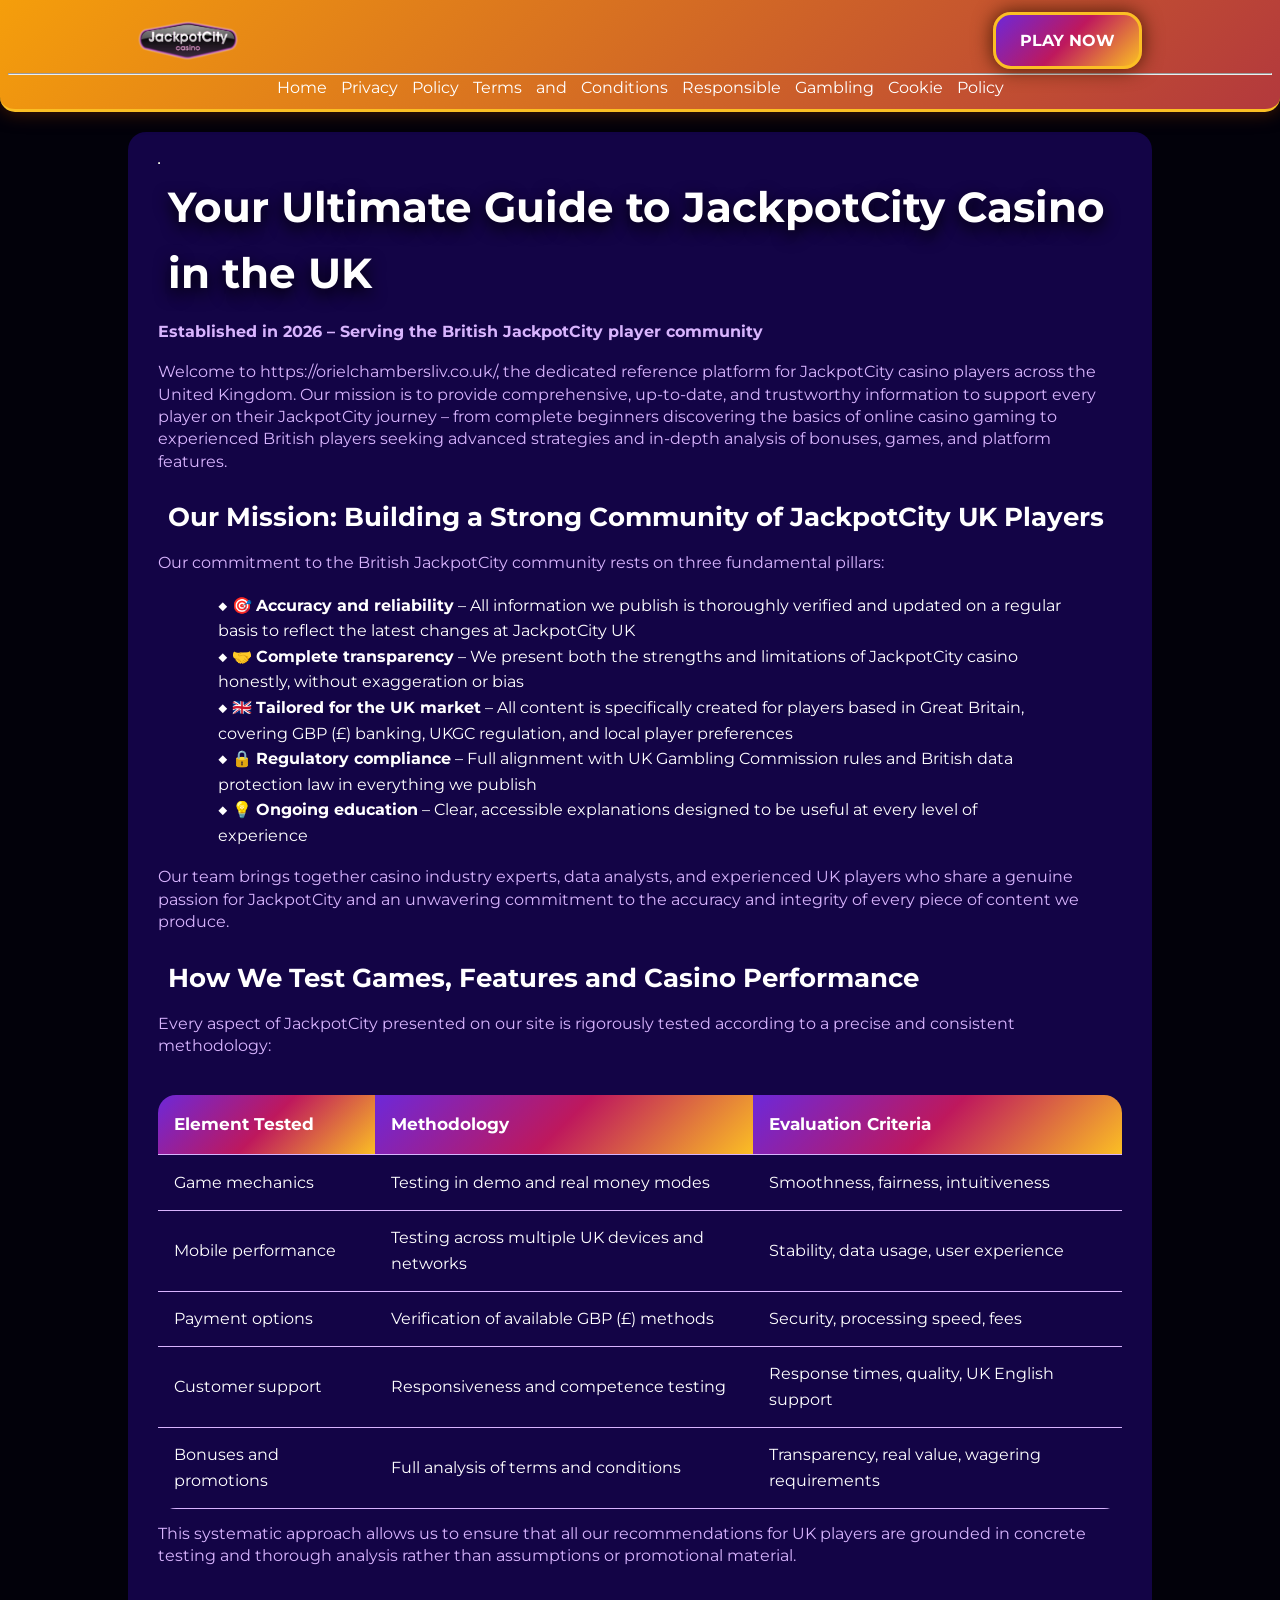
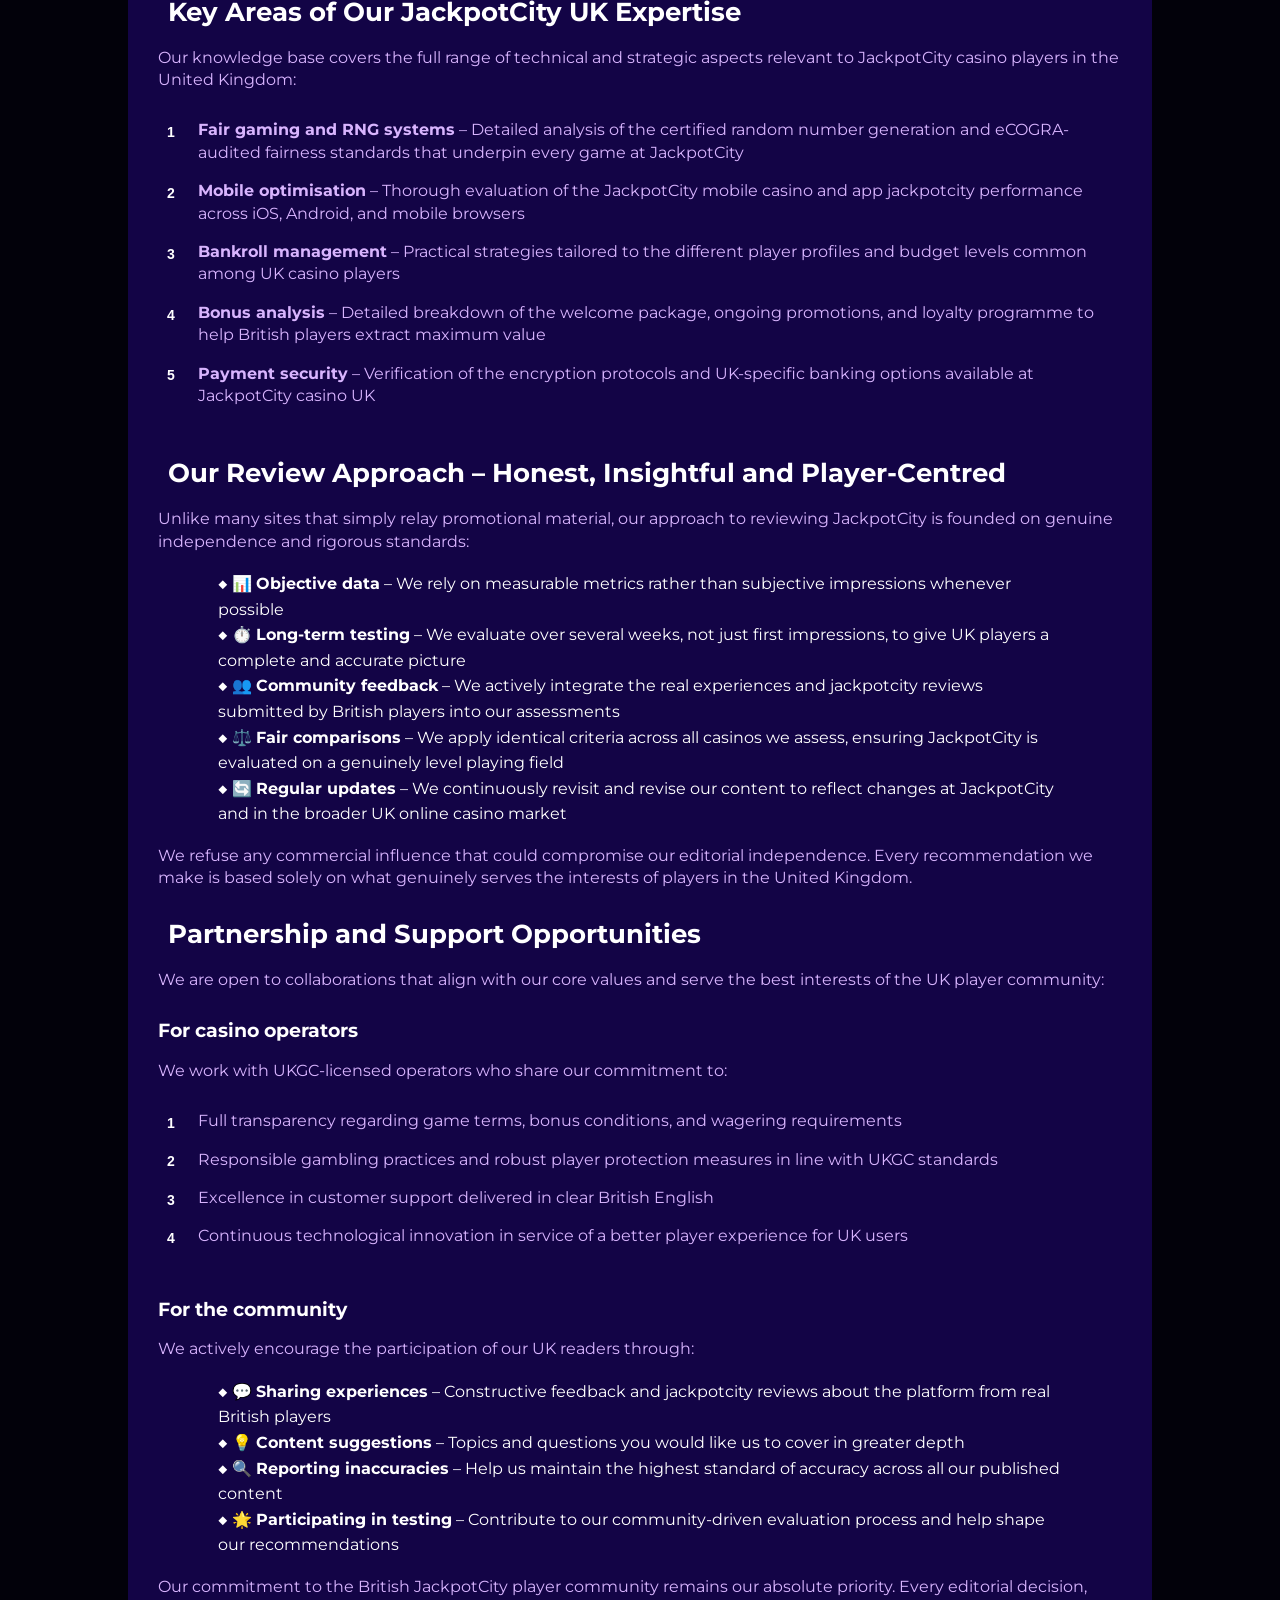
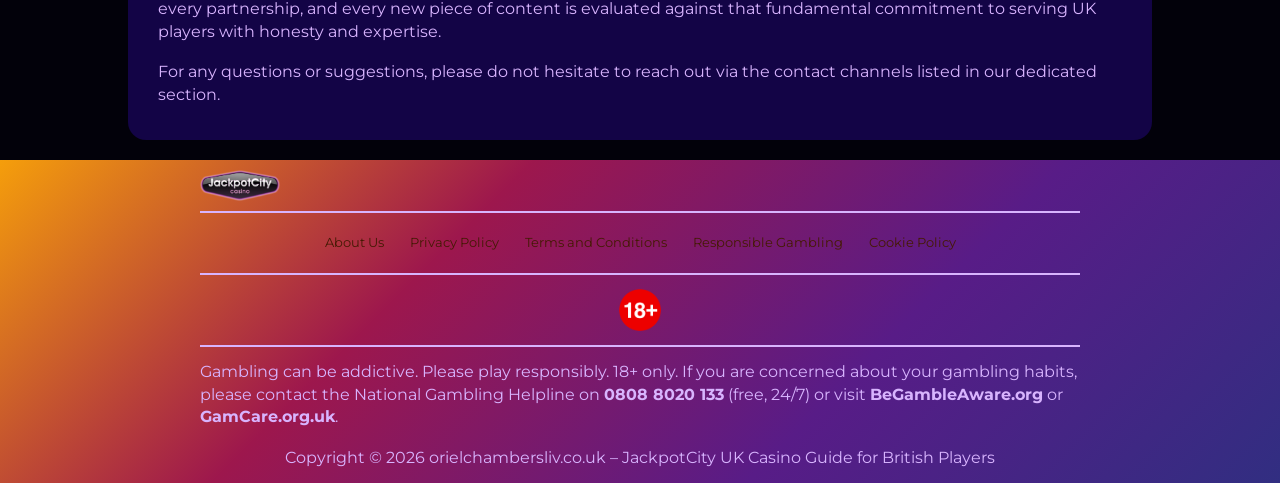
<file: about-us/index.html>
<!DOCTYPE html>
<html lang="en">

<head>
    <meta charset="UTF-8">
    <meta name="viewport" content="width=device-width, initial-scale=1.0">
    <link rel="stylesheet" href="/style.css">
    <link rel="shortcut icon" href="/favicon.ico" type="image/x-icon">
    <title>About Us – JackpotCity UK Casino Guide</title>
    <meta name="description"
        content="Discover everything about JackpotCity UK on https://orielchambersliv.co.uk/ – expert guides, honest reviews, strategies and the latest updates for players across Great Britain.">
    <meta name="googlebot" content="index,follow,noarchive">

    <link rel="canonical" href="https://orielchambersliv.co.uk/about-us/">

    <meta property="og:type" content="website" />
    <meta property="og:title" content="About Us – JackpotCity UK Casino Guide" />
    <meta property="og:description"
        content="Learn about the mission and values of https://orielchambersliv.co.uk/ – your ultimate resource for JackpotCity casino in the United Kingdom." />
    <meta property="og:url" content="https://orielchambersliv.co.uk/about-us/" />
    <meta property="og:site_name" content="JackpotCity UK" />
    <meta property="og:locale" content="en_GB" />

    <meta name="twitter:card" content="summary" />
    <meta name="twitter:title" content="About Us – JackpotCity UK Casino Guide" />
    <meta name="twitter:description"
        content="Learn about the mission and values of https://orielchambersliv.co.uk/ – your ultimate resource for JackpotCity casino in the United Kingdom." />

    <script type="application/ld+json">
        {
            "@context": "https://schema.org",
            "@type": "WebPage",
            "name": "About Us – JackpotCity UK Casino Guide",
            "description": "About https://orielchambersliv.co.uk/ – the leading information portal for JackpotCity casino players in the United Kingdom",
            "url": "https://orielchambersliv.co.uk/about-us/",
            "datePublished": "2026-01-10",
            "dateModified": "2026-03-15",
            "publisher": {
                "@type": "Organization",
                "name": "JackpotCity UK",
                "logo": {
                    "@type": "ImageObject",
                    "url": "https://orielchambersliv.co.uk/img/logo.webp"
                }
            }
        }
    </script>
</head>

<body>
    <header>
        <div class="logo-container">
            <a href="/">
                <img src="/img/logo.webp" alt="JackpotCity UK Casino Logo" width="100" height="80">
            </a>
            <a href="/play/" class="btn" rel="nofollow" content="noindex">PLAY NOW</a>
        </div>
        <hr>
        <nav class="navigation-list">
            <a href="/">Home</a>
            <a href="/privacy-policy/">Privacy Policy</a>
            <a href="/terms-and-conditions/">Terms and Conditions</a>
            <a href="/responsible-gambling/">Responsible Gambling</a>
            <a href="/cookie-policy/">Cookie Policy</a>
        </nav>
    </header>

    <main>
        <div class="container-long">
            <hr class="title-line">
            <h1>Your Ultimate Guide to JackpotCity Casino in the UK</h1>

            <p><strong>Established in 2026 – Serving the British JackpotCity player community</strong></p>

            <p>Welcome to https://orielchambersliv.co.uk/, the dedicated reference platform for JackpotCity casino
                players across the United Kingdom. Our mission is to provide comprehensive, up-to-date, and trustworthy
                information to support every player on their JackpotCity journey – from complete beginners discovering
                the basics of online casino gaming to experienced British players seeking advanced strategies and
                in-depth analysis of bonuses, games, and platform features.</p>

            <h2>Our Mission: Building a Strong Community of JackpotCity UK Players</h2>
            <p>Our commitment to the British JackpotCity community rests on three fundamental pillars:</p>
            <ul>
                <li>🎯 <strong>Accuracy and reliability</strong> – All information we publish is thoroughly verified and
                    updated on a regular basis to reflect the latest changes at JackpotCity UK</li>
                <li>🤝 <strong>Complete transparency</strong> – We present both the strengths and limitations of
                    JackpotCity casino honestly, without exaggeration or bias</li>
                <li>🇬🇧 <strong>Tailored for the UK market</strong> – All content is specifically created for players
                    based in Great Britain, covering GBP (£) banking, UKGC regulation, and local player preferences</li>
                <li>🔒 <strong>Regulatory compliance</strong> – Full alignment with UK Gambling Commission rules and
                    British data protection law in everything we publish</li>
                <li>💡 <strong>Ongoing education</strong> – Clear, accessible explanations designed to be useful at
                    every level of experience</li>
            </ul>

            <p>Our team brings together casino industry experts, data analysts, and experienced UK players who share a
                genuine passion for JackpotCity and an unwavering commitment to the accuracy and integrity of every
                piece of content we produce.</p>

            <h2>How We Test Games, Features and Casino Performance</h2>
            <p>Every aspect of JackpotCity presented on our site is rigorously tested according to a precise and
                consistent methodology:</p>

            <div class="table-wrapper">
                <table>
                    <tr>
                        <th>Element Tested</th>
                        <th>Methodology</th>
                        <th>Evaluation Criteria</th>
                    </tr>
                    <tr>
                        <td>Game mechanics</td>
                        <td>Testing in demo and real money modes</td>
                        <td>Smoothness, fairness, intuitiveness</td>
                    </tr>
                    <tr>
                        <td>Mobile performance</td>
                        <td>Testing across multiple UK devices and networks</td>
                        <td>Stability, data usage, user experience</td>
                    </tr>
                    <tr>
                        <td>Payment options</td>
                        <td>Verification of available GBP (£) methods</td>
                        <td>Security, processing speed, fees</td>
                    </tr>
                    <tr>
                        <td>Customer support</td>
                        <td>Responsiveness and competence testing</td>
                        <td>Response times, quality, UK English support</td>
                    </tr>
                    <tr>
                        <td>Bonuses and promotions</td>
                        <td>Full analysis of terms and conditions</td>
                        <td>Transparency, real value, wagering requirements</td>
                    </tr>
                </table>
            </div>

            <p>This systematic approach allows us to ensure that all our recommendations for UK players are grounded in
                concrete testing and thorough analysis rather than assumptions or promotional material.</p>

            <h2>Key Areas of Our JackpotCity UK Expertise</h2>
            <p>Our knowledge base covers the full range of technical and strategic aspects relevant to JackpotCity
                casino players in the United Kingdom:</p>
            <ol class="pink-circle-list">
                <li>
                    <p><strong>Fair gaming and RNG systems</strong> – Detailed analysis of the certified random number
                        generation and eCOGRA-audited fairness standards that underpin every game at JackpotCity</p>
                </li>
                <li>
                    <p><strong>Mobile optimisation</strong> – Thorough evaluation of the JackpotCity mobile casino and
                        app jackpotcity performance across iOS, Android, and mobile browsers</p>
                </li>
                <li>
                    <p><strong>Bankroll management</strong> – Practical strategies tailored to the different player
                        profiles and budget levels common among UK casino players</p>
                </li>
                <li>
                    <p><strong>Bonus analysis</strong> – Detailed breakdown of the welcome package, ongoing promotions,
                        and loyalty programme to help British players extract maximum value</p>
                </li>
                <li>
                    <p><strong>Payment security</strong> – Verification of the encryption protocols and UK-specific
                        banking options available at JackpotCity casino UK</p>
                </li>
            </ol>

            <h2>Our Review Approach – Honest, Insightful and Player-Centred</h2>
            <p>Unlike many sites that simply relay promotional material, our approach to reviewing JackpotCity is
                founded on genuine independence and rigorous standards:</p>
            <ul>
                <li>📊 <strong>Objective data</strong> – We rely on measurable metrics rather than subjective
                    impressions whenever possible</li>
                <li>⏱️ <strong>Long-term testing</strong> – We evaluate over several weeks, not just first impressions,
                    to give UK players a complete and accurate picture</li>
                <li>👥 <strong>Community feedback</strong> – We actively integrate the real experiences and jackpotcity
                    reviews submitted by British players into our assessments</li>
                <li>⚖️ <strong>Fair comparisons</strong> – We apply identical criteria across all casinos we assess,
                    ensuring JackpotCity is evaluated on a genuinely level playing field</li>
                <li>🔄 <strong>Regular updates</strong> – We continuously revisit and revise our content to reflect
                    changes at JackpotCity and in the broader UK online casino market</li>
            </ul>

            <p>We refuse any commercial influence that could compromise our editorial independence. Every recommendation
                we make is based solely on what genuinely serves the interests of players in the United Kingdom.</p>

            <h2>Partnership and Support Opportunities</h2>
            <p>We are open to collaborations that align with our core values and serve the best interests of the UK
                player community:</p>

            <h3>For casino operators</h3>
            <p>We work with UKGC-licensed operators who share our commitment to:</p>
            <ol class="pink-circle-list">
                <li>
                    <p>Full transparency regarding game terms, bonus conditions, and wagering requirements</p>
                </li>
                <li>
                    <p>Responsible gambling practices and robust player protection measures in line with UKGC standards
                    </p>
                </li>
                <li>
                    <p>Excellence in customer support delivered in clear British English</p>
                </li>
                <li>
                    <p>Continuous technological innovation in service of a better player experience for UK users</p>
                </li>
            </ol>

            <h3>For the community</h3>
            <p>We actively encourage the participation of our UK readers through:</p>
            <ul>
                <li>💬 <strong>Sharing experiences</strong> – Constructive feedback and jackpotcity reviews about the
                    platform from real British players</li>
                <li>💡 <strong>Content suggestions</strong> – Topics and questions you would like us to cover in greater
                    depth</li>
                <li>🔍 <strong>Reporting inaccuracies</strong> – Help us maintain the highest standard of accuracy
                    across all our published content</li>
                <li>🌟 <strong>Participating in testing</strong> – Contribute to our community-driven evaluation process
                    and help shape our recommendations</li>
            </ul>

            <p>Our commitment to the British JackpotCity player community remains our absolute priority. Every editorial
                decision, every partnership, and every new piece of content is evaluated against that fundamental
                commitment to serving UK players with honesty and expertise.</p>

            <p>For any questions or suggestions, please do not hesitate to reach out via the contact channels listed in
                our dedicated section.</p>
        </div>
    </main>

    <footer>
        <a href="/">
            <img src="/img/logo.webp" alt="JackpotCity UK Casino" width="80" height="80">
        </a>
        <hr class="faq-hr">
        <div class="flex-wrapper">
            <a href="/about-us/">About Us</a>
            <a href="/privacy-policy/">Privacy Policy</a>
            <a href="/terms-and-conditions/">Terms and Conditions</a>
            <a href="/responsible-gambling/">Responsible Gambling</a>
            <a href="/cookie-policy/">Cookie Policy</a>
        </div>
        <hr class="faq-hr">
        <img src="/img/18-icon.webp" alt="18+ Icon" width="50" height="50">
        <hr class="faq-hr">
        <p>
            Gambling can be addictive. Please play responsibly. 18+ only. If you are concerned about your gambling
            habits, please contact the National Gambling Helpline on <strong>0808 8020 133</strong> (free, 24/7) or
            visit <strong>BeGambleAware.org</strong> or <strong>GamCare.org.uk</strong>.
        </p>
        <p>
            Copyright © 2026 orielchambersliv.co.uk – JackpotCity UK Casino Guide for British Players
        </p>
    </footer>
</body>

</html>
</file>
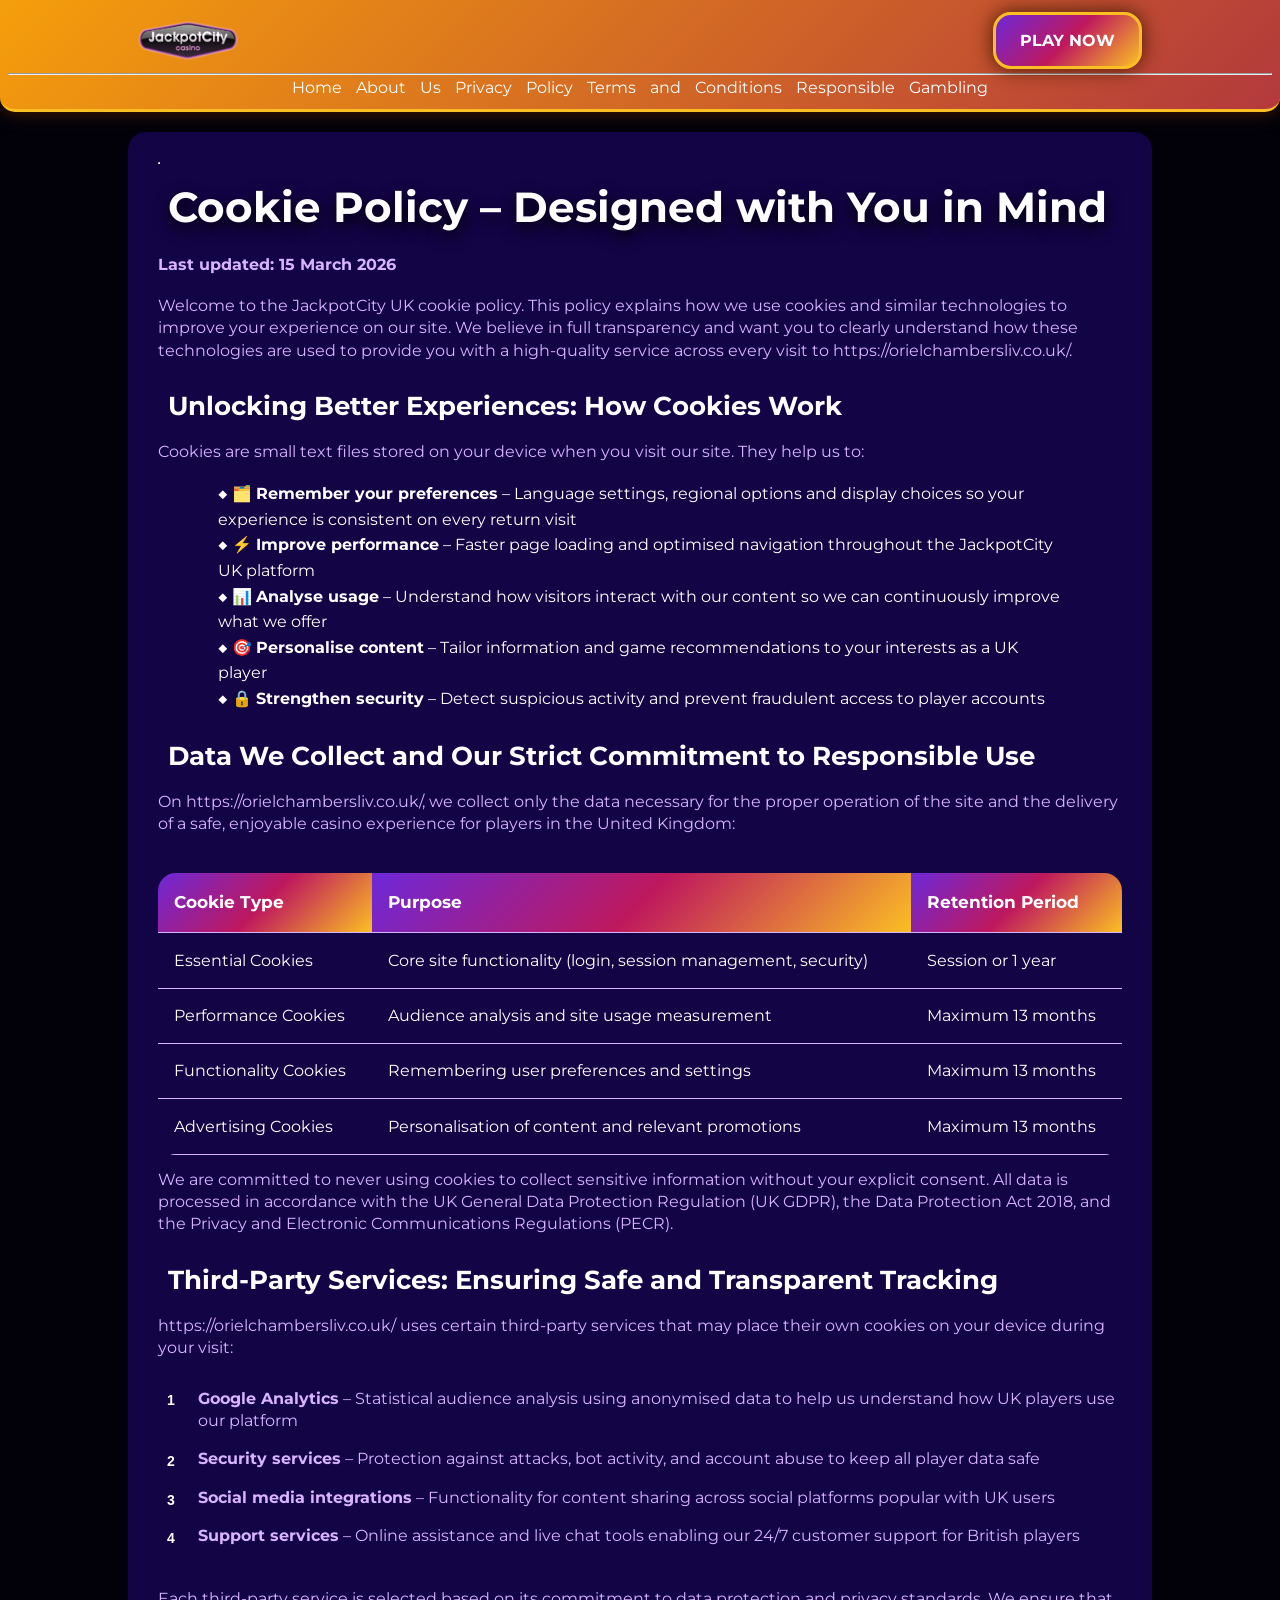
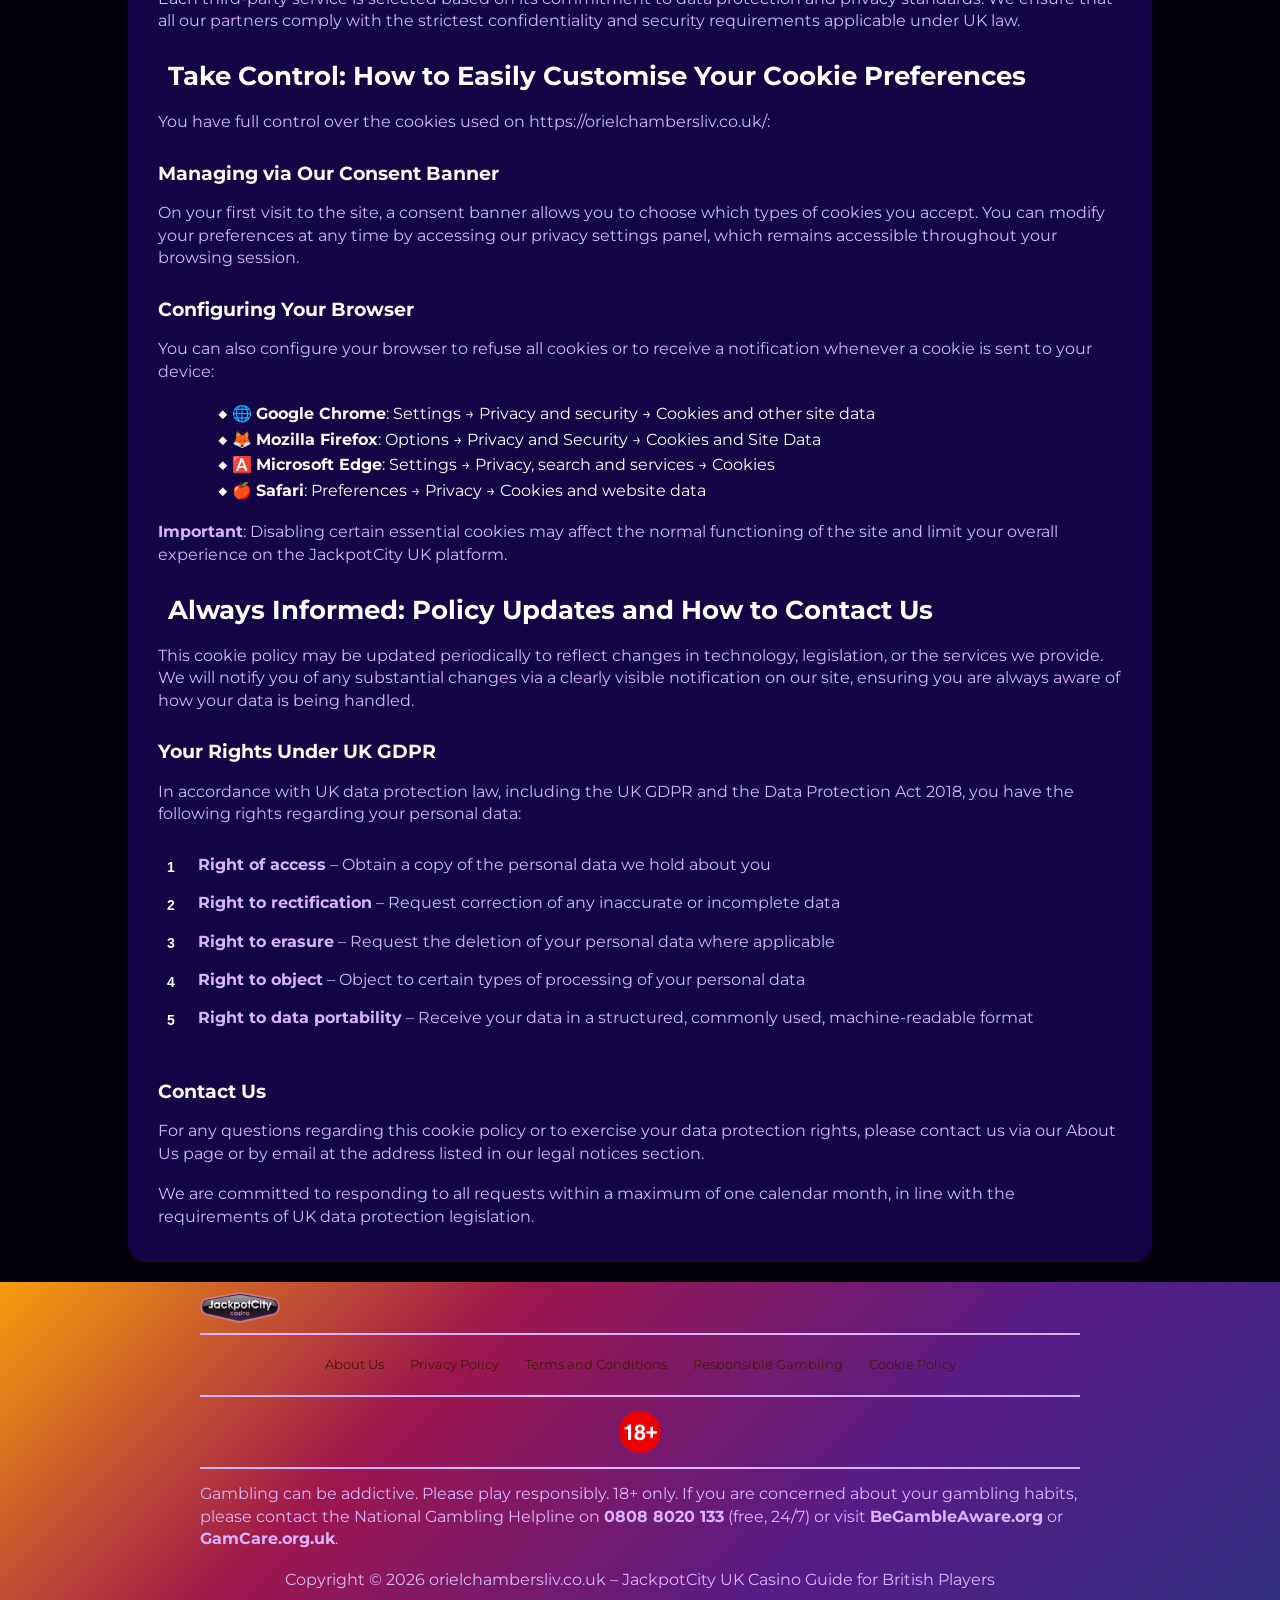
<file: cookie-policy/index.html>
<!DOCTYPE html>
<html lang="en">

<head>
    <meta charset="UTF-8">
    <meta name="viewport" content="width=device-width, initial-scale=1.0">
    <link rel="stylesheet" href="/style.css">
    <link rel="shortcut icon" href="/favicon.ico" type="image/x-icon">
    <title>Cookie Policy – JackpotCity UK Casino</title>
    <meta name="description"
        content="On https://orielchambersliv.co.uk/, we are committed to protecting your data. Learn how cookies enhance your experience while ensuring the security and transparency of your personal information.">
    <meta name="googlebot" content="index,follow,noarchive">

    <link rel="canonical" href="https://orielchambersliv.co.uk/cookie-policy/">

    <meta property="og:type" content="website" />
    <meta property="og:title" content="Cookie Policy – JackpotCity UK Casino" />
    <meta property="og:description"
        content="How https://orielchambersliv.co.uk/ uses cookies to improve your user experience with full transparency." />
    <meta property="og:url" content="https://orielchambersliv.co.uk/cookie-policy/" />
    <meta property="og:site_name" content="JackpotCity UK" />
    <meta property="og:locale" content="en_GB" />

    <meta name="twitter:card" content="summary" />
    <meta name="twitter:title" content="Cookie Policy – JackpotCity UK Casino" />
    <meta name="twitter:description"
        content="How https://orielchambersliv.co.uk/ uses cookies to improve your user experience with full transparency." />

    <script type="application/ld+json">
        {
            "@context": "https://schema.org",
            "@type": "WebPage",
            "name": "Cookie Policy – JackpotCity UK Casino",
            "description": "Cookie usage policy on https://orielchambersliv.co.uk/",
            "url": "https://orielchambersliv.co.uk/cookie-policy/",
            "datePublished": "2026-01-10",
            "dateModified": "2026-03-15",
            "publisher": {
                "@type": "Organization",
                "name": "JackpotCity UK",
                "logo": {
                    "@type": "ImageObject",
                    "url": "https://orielchambersliv.co.uk/img/logo.webp"
                }
            }
        }
    </script>
</head>

<body>
    <header>
        <div class="logo-container">
            <a href="/">
                <img src="/img/logo.webp" alt="JackpotCity UK Casino Logo" width="100" height="80">
            </a>
            <a href="/play/" class="btn" rel="nofollow" content="noindex">PLAY NOW</a>
        </div>
        <hr>
        <nav class="navigation-list">
            <a href="/">Home</a>
            <a href="/about-us/">About Us</a>
            <a href="/privacy-policy/">Privacy Policy</a>
            <a href="/terms-and-conditions/">Terms and Conditions</a>
            <a href="/responsible-gambling/">Responsible Gambling</a>
        </nav>
    </header>

    <main>
        <div class="container-long">
            <hr class="title-line">
            <h1>Cookie Policy – Designed with You in Mind</h1>

            <p><strong>Last updated: 15 March 2026</strong></p>

            <p>Welcome to the JackpotCity UK cookie policy. This policy explains how we use cookies and similar
                technologies to improve your experience on our site. We believe in full transparency and want you to
                clearly understand how these technologies are used to provide you with a high-quality service across
                every visit to https://orielchambersliv.co.uk/.</p>

            <h2>Unlocking Better Experiences: How Cookies Work</h2>
            <p>Cookies are small text files stored on your device when you visit our site. They help us to:</p>
            <ul>
                <li>🗂️ <strong>Remember your preferences</strong> – Language settings, regional options and display
                    choices so your experience is consistent on every return visit</li>
                <li>⚡ <strong>Improve performance</strong> – Faster page loading and optimised navigation throughout the
                    JackpotCity UK platform</li>
                <li>📊 <strong>Analyse usage</strong> – Understand how visitors interact with our content so we can
                    continuously improve what we offer</li>
                <li>🎯 <strong>Personalise content</strong> – Tailor information and game recommendations to your
                    interests as a UK player</li>
                <li>🔒 <strong>Strengthen security</strong> – Detect suspicious activity and prevent fraudulent access
                    to player accounts</li>
            </ul>

            <h2>Data We Collect and Our Strict Commitment to Responsible Use</h2>
            <p>On https://orielchambersliv.co.uk/, we collect only the data necessary for the proper operation of the
                site and the delivery of a safe, enjoyable casino experience for players in the United Kingdom:</p>

            <div class="table-wrapper">
                <table>
                    <tr>
                        <th>Cookie Type</th>
                        <th>Purpose</th>
                        <th>Retention Period</th>
                    </tr>
                    <tr>
                        <td>Essential Cookies</td>
                        <td>Core site functionality (login, session management, security)</td>
                        <td>Session or 1 year</td>
                    </tr>
                    <tr>
                        <td>Performance Cookies</td>
                        <td>Audience analysis and site usage measurement</td>
                        <td>Maximum 13 months</td>
                    </tr>
                    <tr>
                        <td>Functionality Cookies</td>
                        <td>Remembering user preferences and settings</td>
                        <td>Maximum 13 months</td>
                    </tr>
                    <tr>
                        <td>Advertising Cookies</td>
                        <td>Personalisation of content and relevant promotions</td>
                        <td>Maximum 13 months</td>
                    </tr>
                </table>
            </div>

            <p>We are committed to never using cookies to collect sensitive information without your explicit consent.
                All data is processed in accordance with the UK General Data Protection Regulation (UK GDPR), the Data
                Protection Act 2018, and the Privacy and Electronic Communications Regulations (PECR).</p>

            <h2>Third-Party Services: Ensuring Safe and Transparent Tracking</h2>
            <p>https://orielchambersliv.co.uk/ uses certain third-party services that may place their own cookies on
                your device during your visit:</p>
            <ol class="pink-circle-list">
                <li>
                    <p><strong>Google Analytics</strong> – Statistical audience analysis using anonymised data to help
                        us understand how UK players use our platform</p>
                </li>
                <li>
                    <p><strong>Security services</strong> – Protection against attacks, bot activity, and account abuse
                        to keep all player data safe</p>
                </li>
                <li>
                    <p><strong>Social media integrations</strong> – Functionality for content sharing across social
                        platforms popular with UK users</p>
                </li>
                <li>
                    <p><strong>Support services</strong> – Online assistance and live chat tools enabling our 24/7
                        customer support for British players</p>
                </li>
            </ol>

            <p>Each third-party service is selected based on its commitment to data protection and privacy standards. We
                ensure that all our partners comply with the strictest confidentiality and security requirements
                applicable under UK law.</p>

            <h2>Take Control: How to Easily Customise Your Cookie Preferences</h2>
            <p>You have full control over the cookies used on https://orielchambersliv.co.uk/:</p>

            <h3>Managing via Our Consent Banner</h3>
            <p>On your first visit to the site, a consent banner allows you to choose which types of cookies you accept.
                You can modify your preferences at any time by accessing our privacy settings panel, which remains
                accessible throughout your browsing session.</p>

            <h3>Configuring Your Browser</h3>
            <p>You can also configure your browser to refuse all cookies or to receive a notification whenever a cookie
                is sent to your device:</p>
            <ul>
                <li>🌐 <strong>Google Chrome</strong>: Settings → Privacy and security → Cookies and other site data
                </li>
                <li>🦊 <strong>Mozilla Firefox</strong>: Options → Privacy and Security → Cookies and Site Data</li>
                <li>🅰️ <strong>Microsoft Edge</strong>: Settings → Privacy, search and services → Cookies</li>
                <li>🍎 <strong>Safari</strong>: Preferences → Privacy → Cookies and website data</li>
            </ul>

            <p><strong>Important</strong>: Disabling certain essential cookies may affect the normal functioning of the
                site and limit your overall experience on the JackpotCity UK platform.</p>

            <h2>Always Informed: Policy Updates and How to Contact Us</h2>
            <p>This cookie policy may be updated periodically to reflect changes in technology, legislation, or the
                services we provide. We will notify you of any substantial changes via a clearly visible notification on
                our site, ensuring you are always aware of how your data is being handled.</p>

            <h3>Your Rights Under UK GDPR</h3>
            <p>In accordance with UK data protection law, including the UK GDPR and the Data Protection Act 2018, you
                have the following rights regarding your personal data:</p>
            <ol class="pink-circle-list">
                <li>
                    <p><strong>Right of access</strong> – Obtain a copy of the personal data we hold about you</p>
                </li>
                <li>
                    <p><strong>Right to rectification</strong> – Request correction of any inaccurate or incomplete data
                    </p>
                </li>
                <li>
                    <p><strong>Right to erasure</strong> – Request the deletion of your personal data where applicable
                    </p>
                </li>
                <li>
                    <p><strong>Right to object</strong> – Object to certain types of processing of your personal data
                    </p>
                </li>
                <li>
                    <p><strong>Right to data portability</strong> – Receive your data in a structured, commonly used,
                        machine-readable format</p>
                </li>
            </ol>

            <h3>Contact Us</h3>
            <p>For any questions regarding this cookie policy or to exercise your data protection rights, please contact
                us via our <a href="/about-us/">About Us</a> page or by email at the address listed in our legal notices
                section.</p>

            <p>We are committed to responding to all requests within a maximum of one calendar month, in line with the
                requirements of UK data protection legislation.</p>
        </div>
    </main>

    <footer>
        <a href="/">
            <img src="/img/logo.webp" alt="JackpotCity UK Casino" width="80" height="80">
        </a>
        <hr class="faq-hr">
        <div class="flex-wrapper">
            <a href="/about-us/">About Us</a>
            <a href="/privacy-policy/">Privacy Policy</a>
            <a href="/terms-and-conditions/">Terms and Conditions</a>
            <a href="/responsible-gambling/">Responsible Gambling</a>
            <a href="/cookie-policy/">Cookie Policy</a>
        </div>
        <hr class="faq-hr">
        <img src="/img/18-icon.webp" alt="18+ Icon" width="50" height="50">
        <hr class="faq-hr">
        <p>
            Gambling can be addictive. Please play responsibly. 18+ only. If you are concerned about your gambling
            habits, please contact the National Gambling Helpline on <strong>0808 8020 133</strong> (free, 24/7) or
            visit <strong>BeGambleAware.org</strong> or <strong>GamCare.org.uk</strong>.
        </p>
        <p>
            Copyright © 2026 orielchambersliv.co.uk – JackpotCity UK Casino Guide for British Players
        </p>
    </footer>
</body>

</html>
</file>
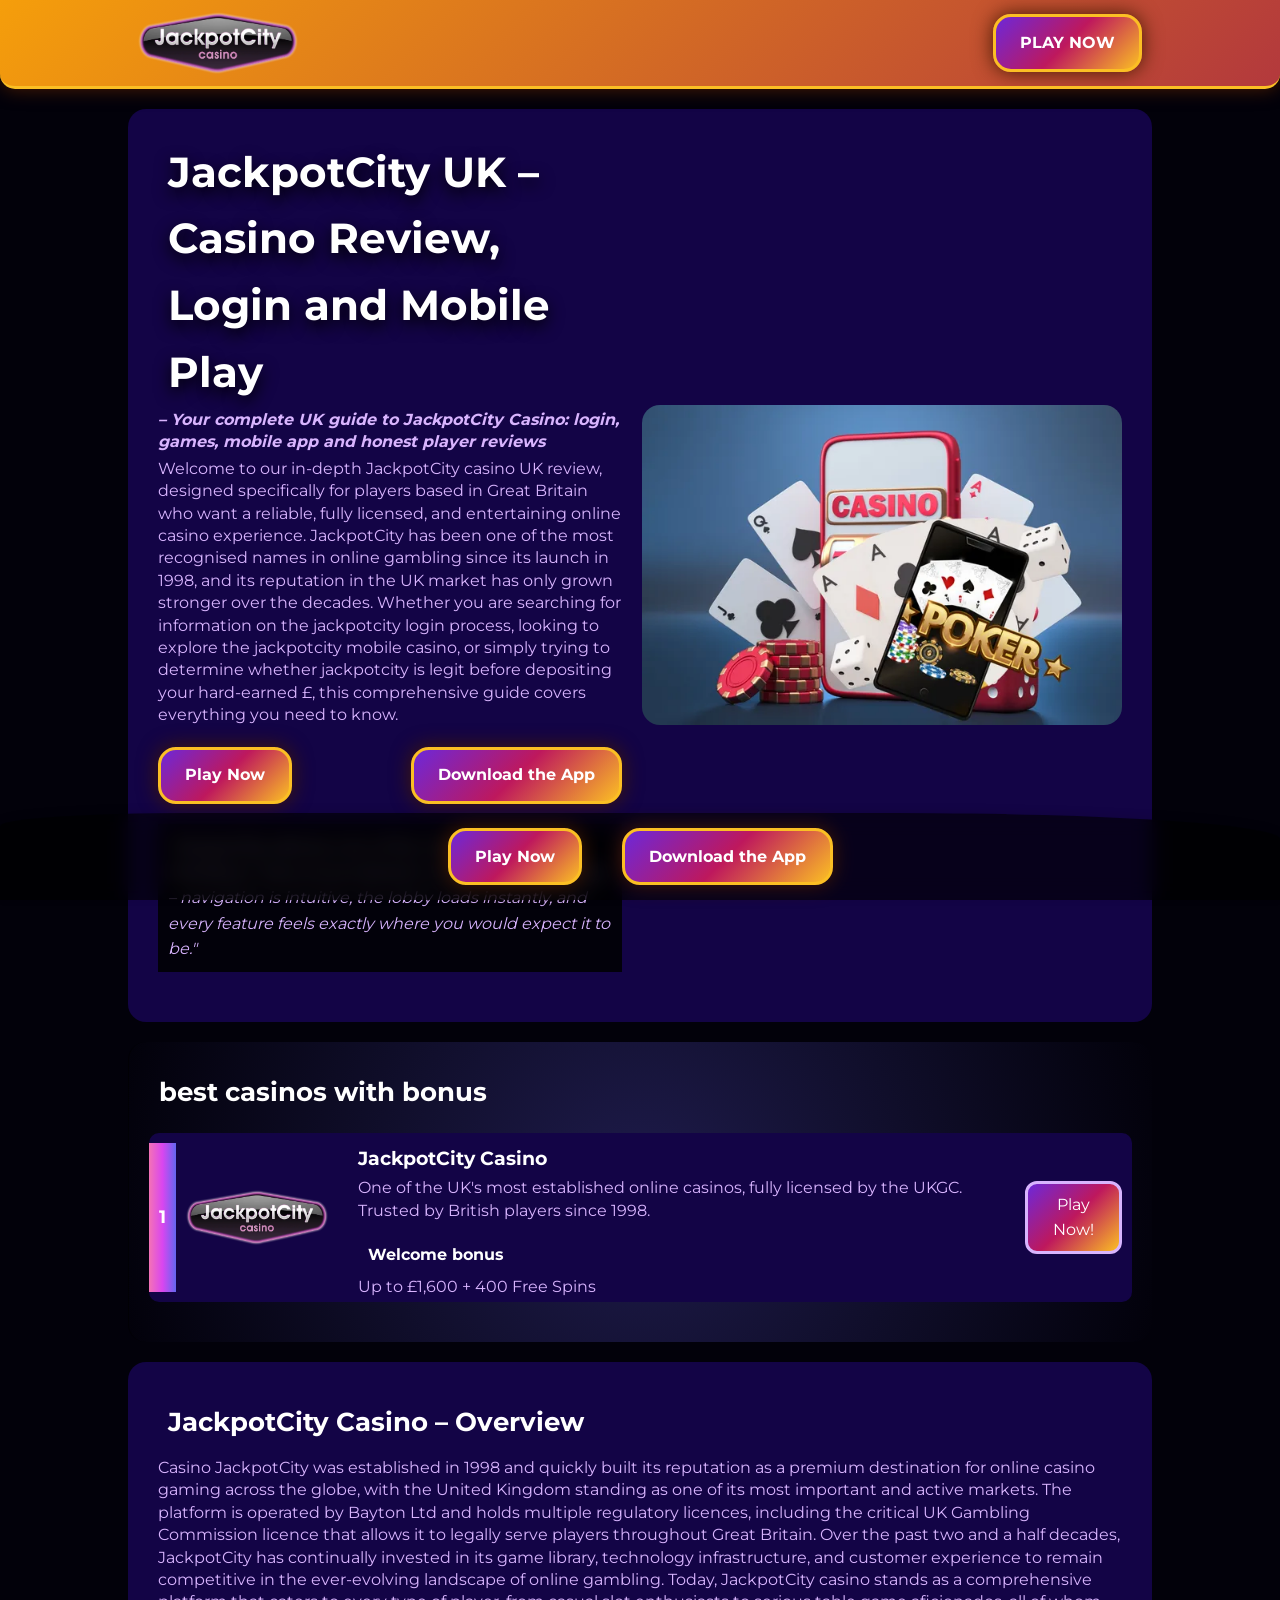
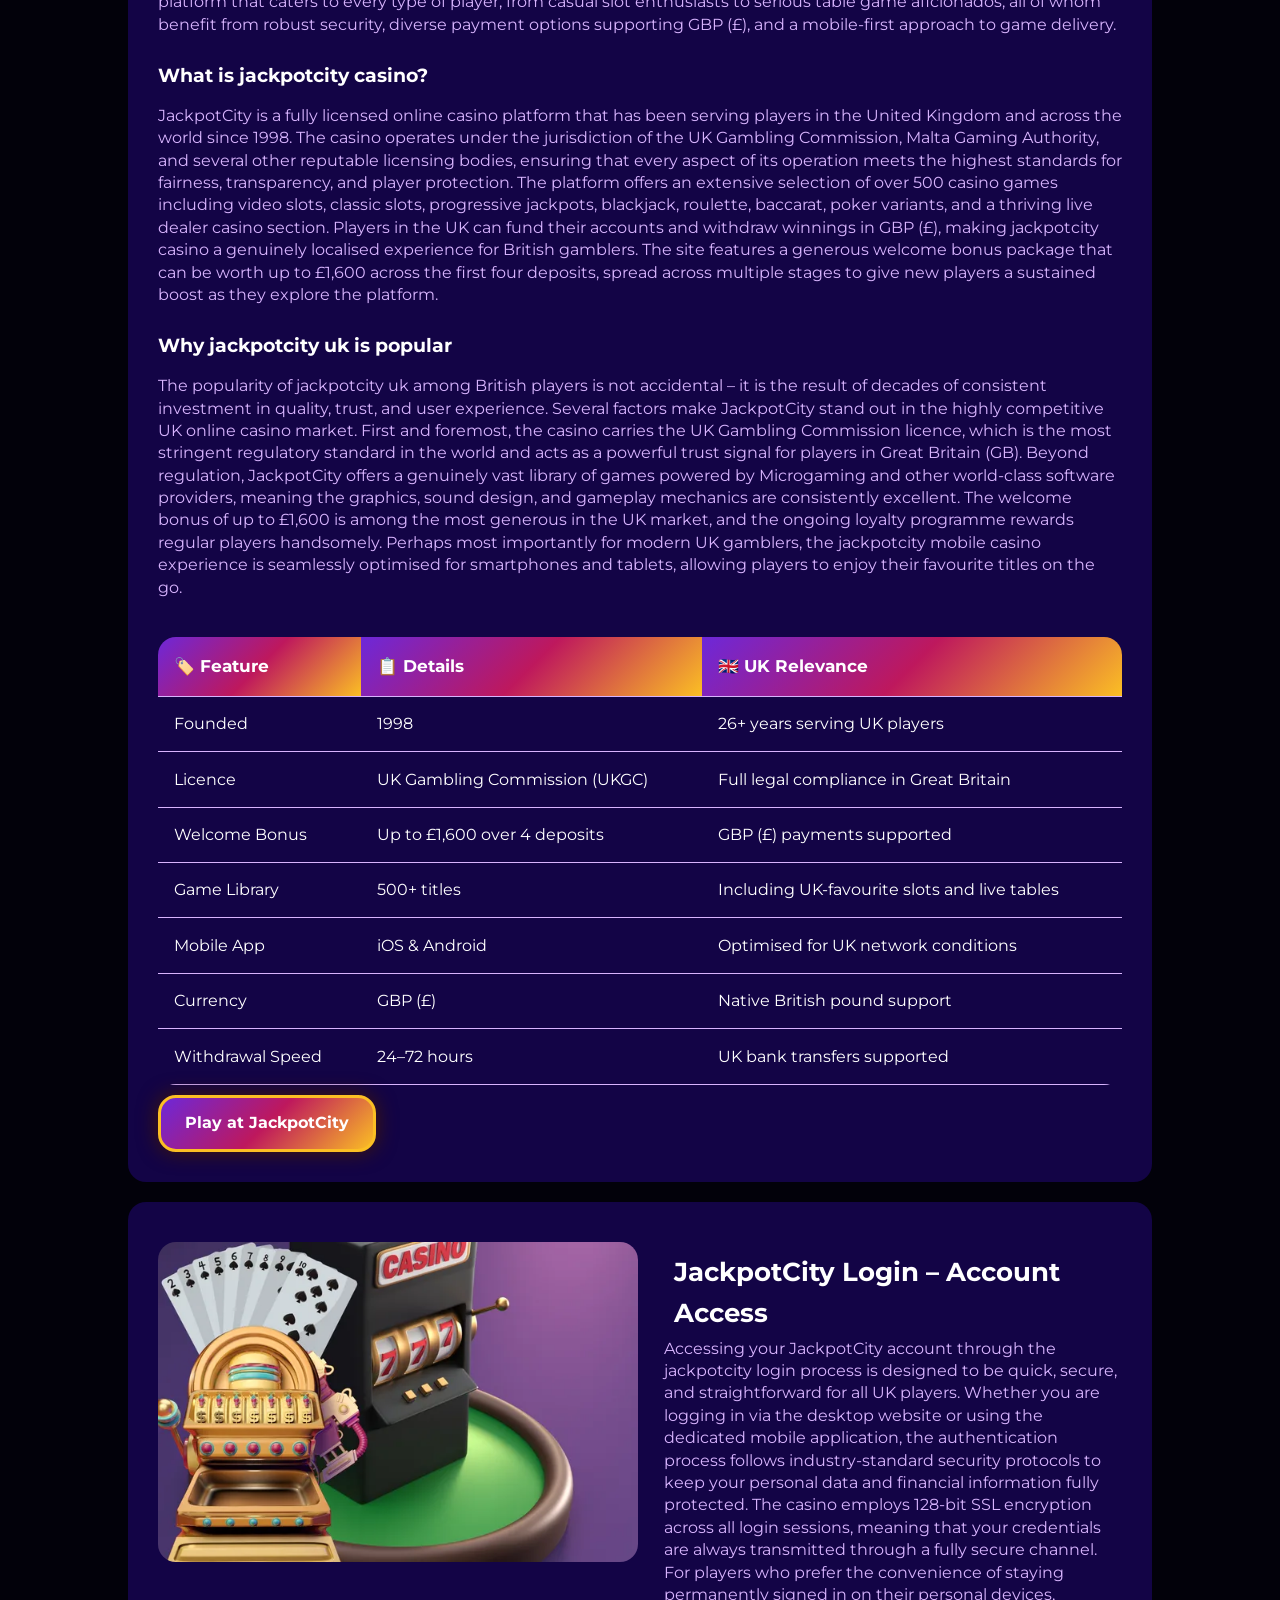
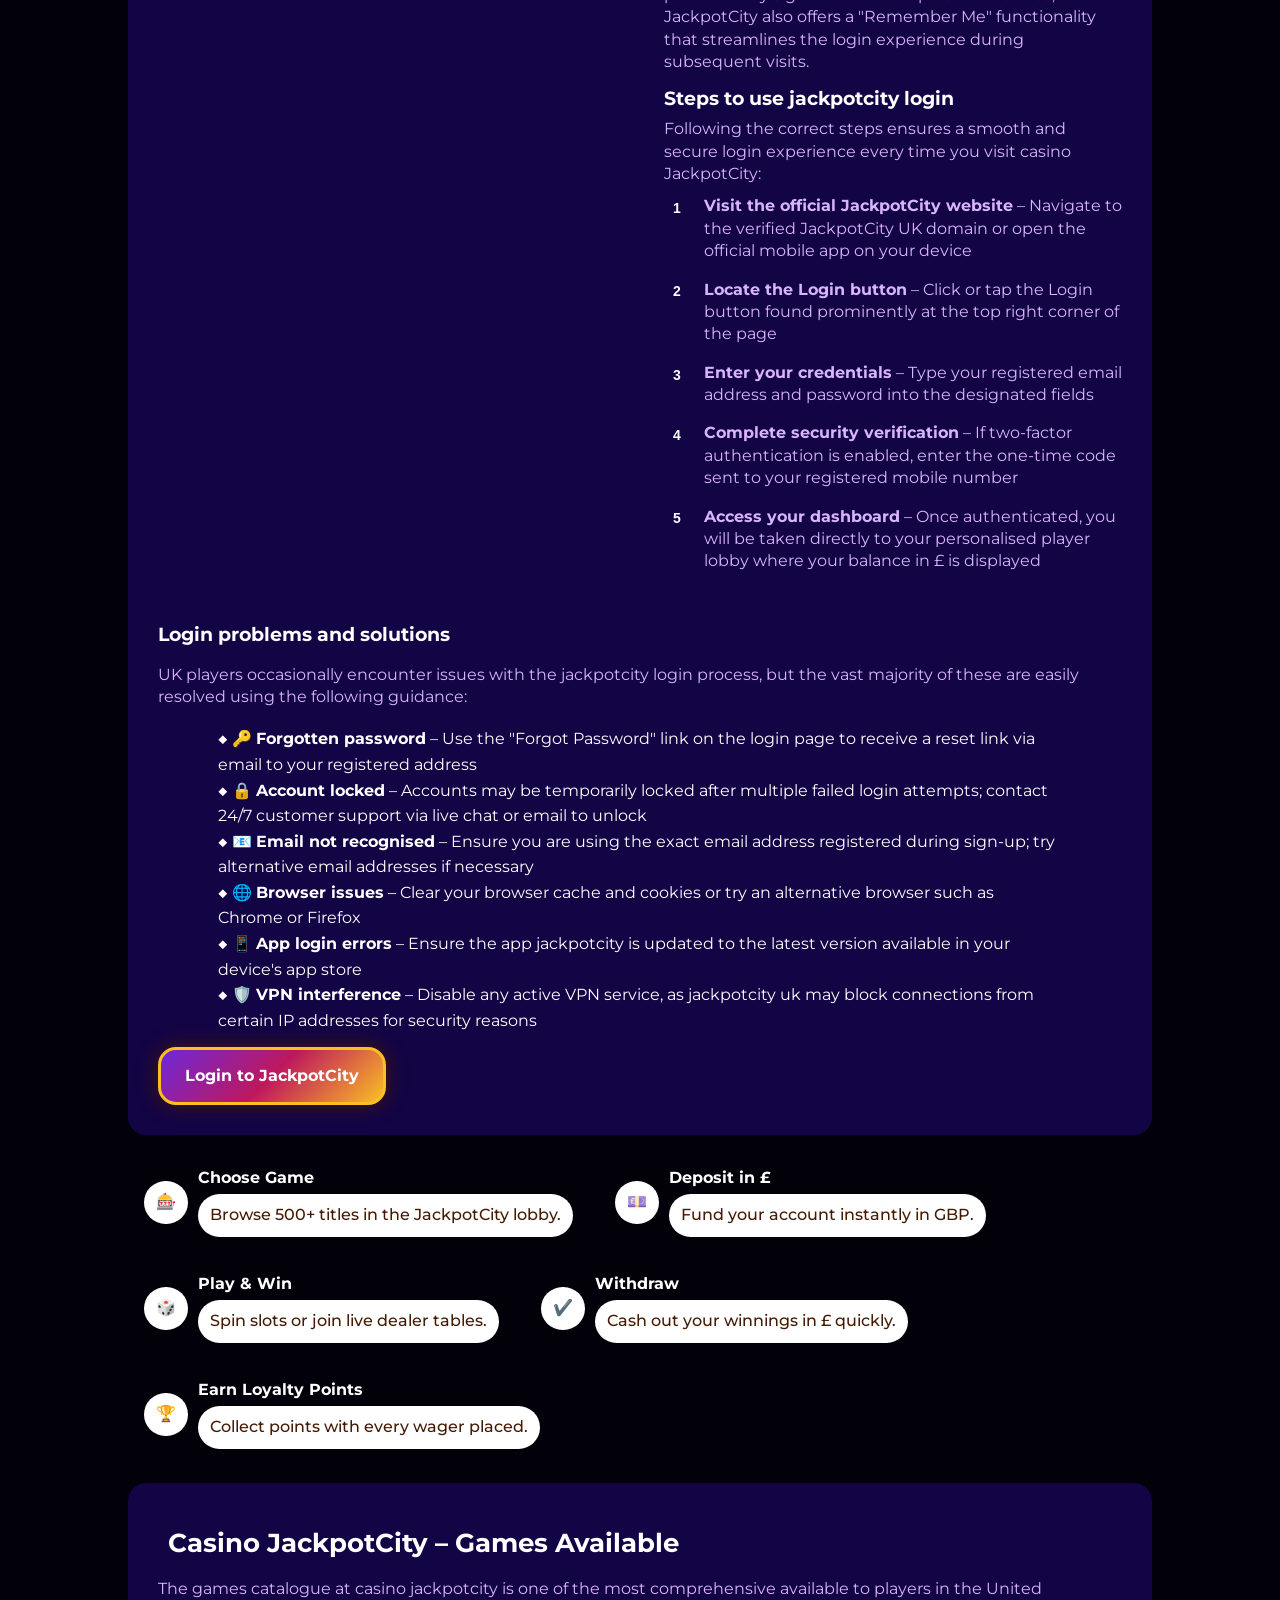
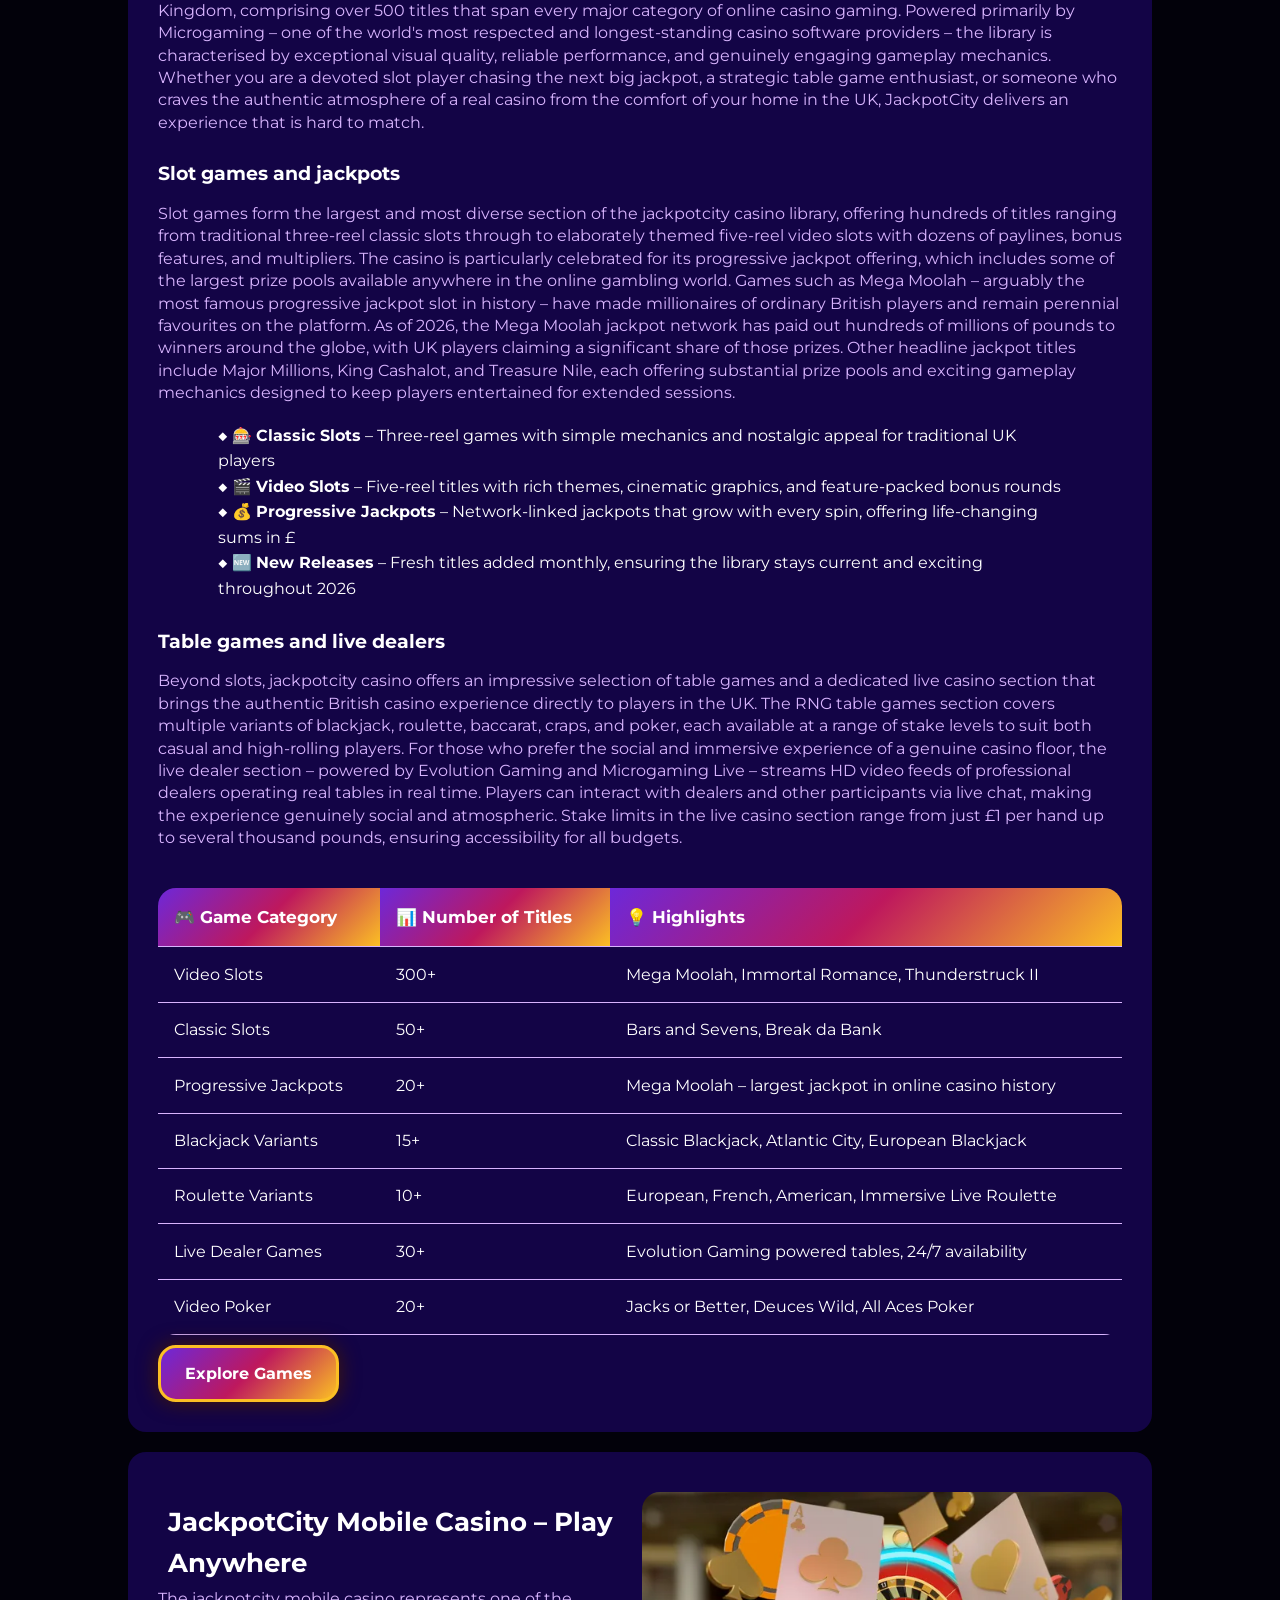
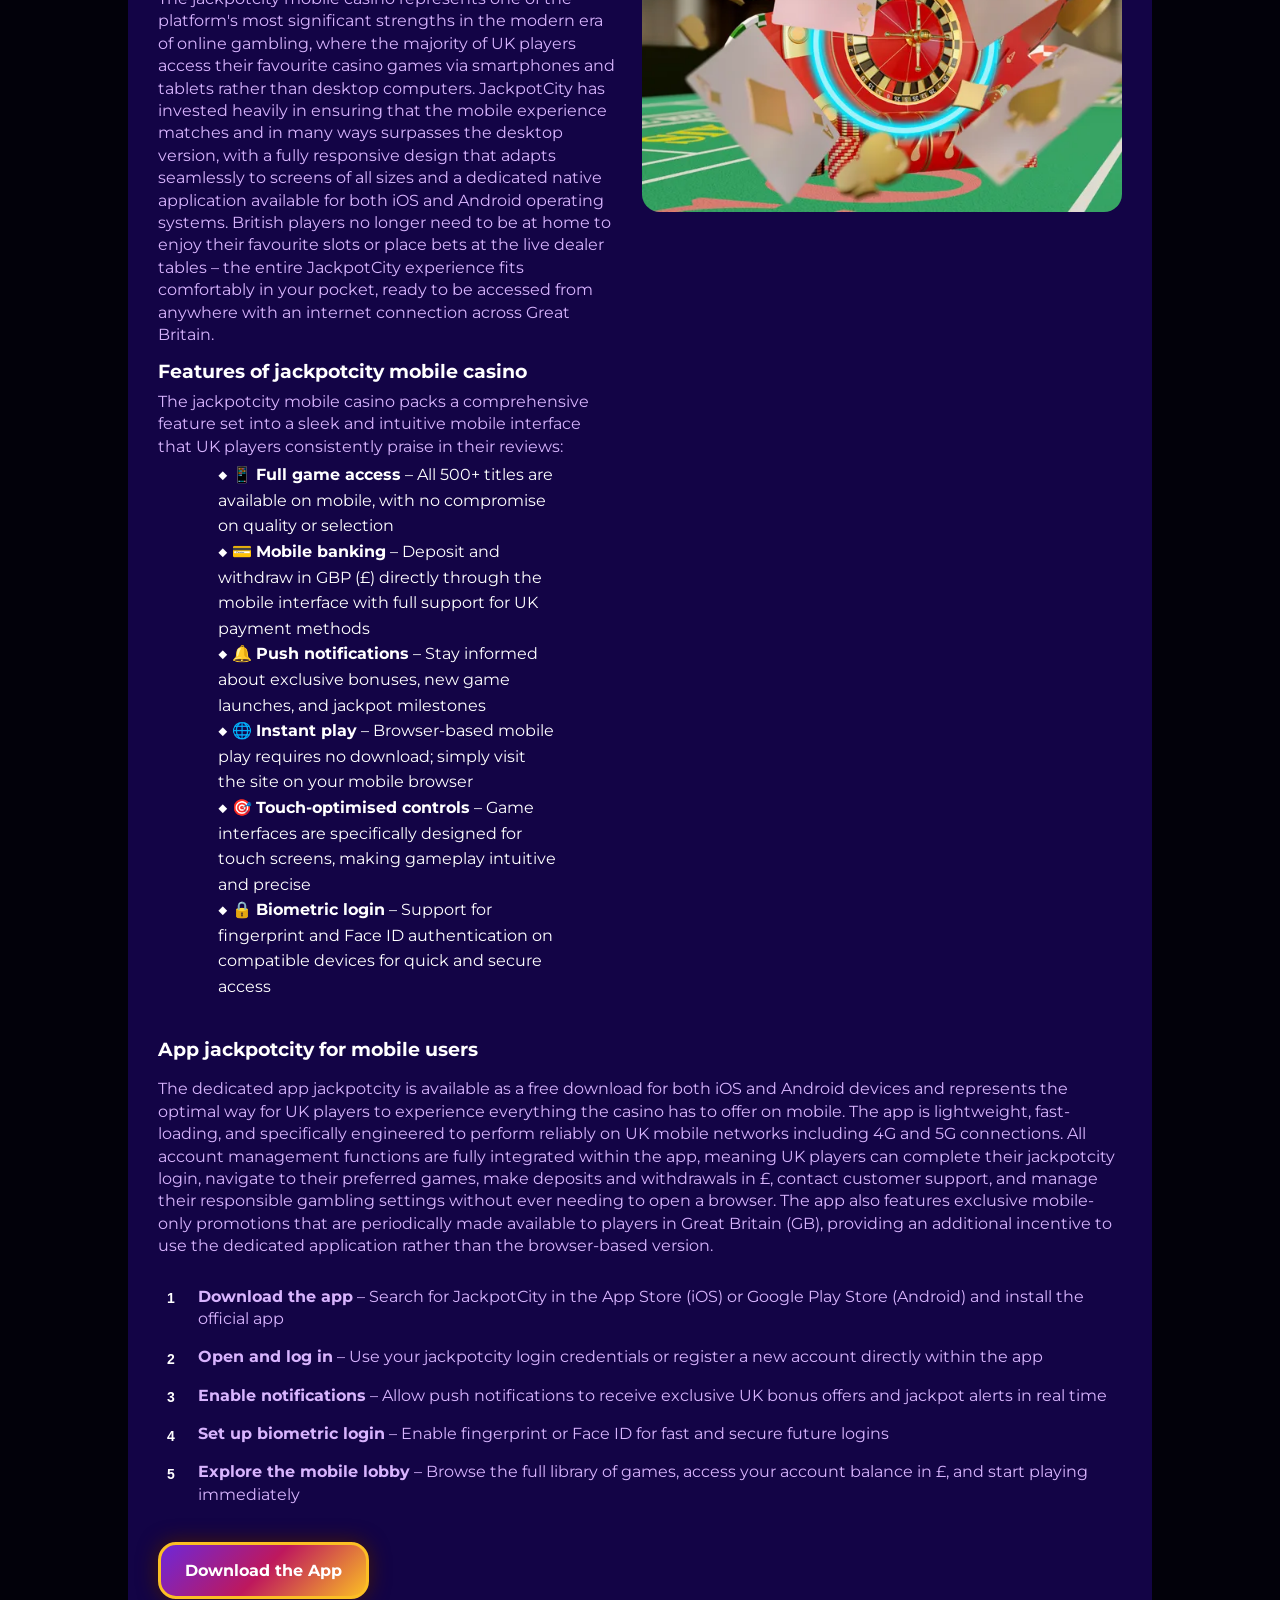
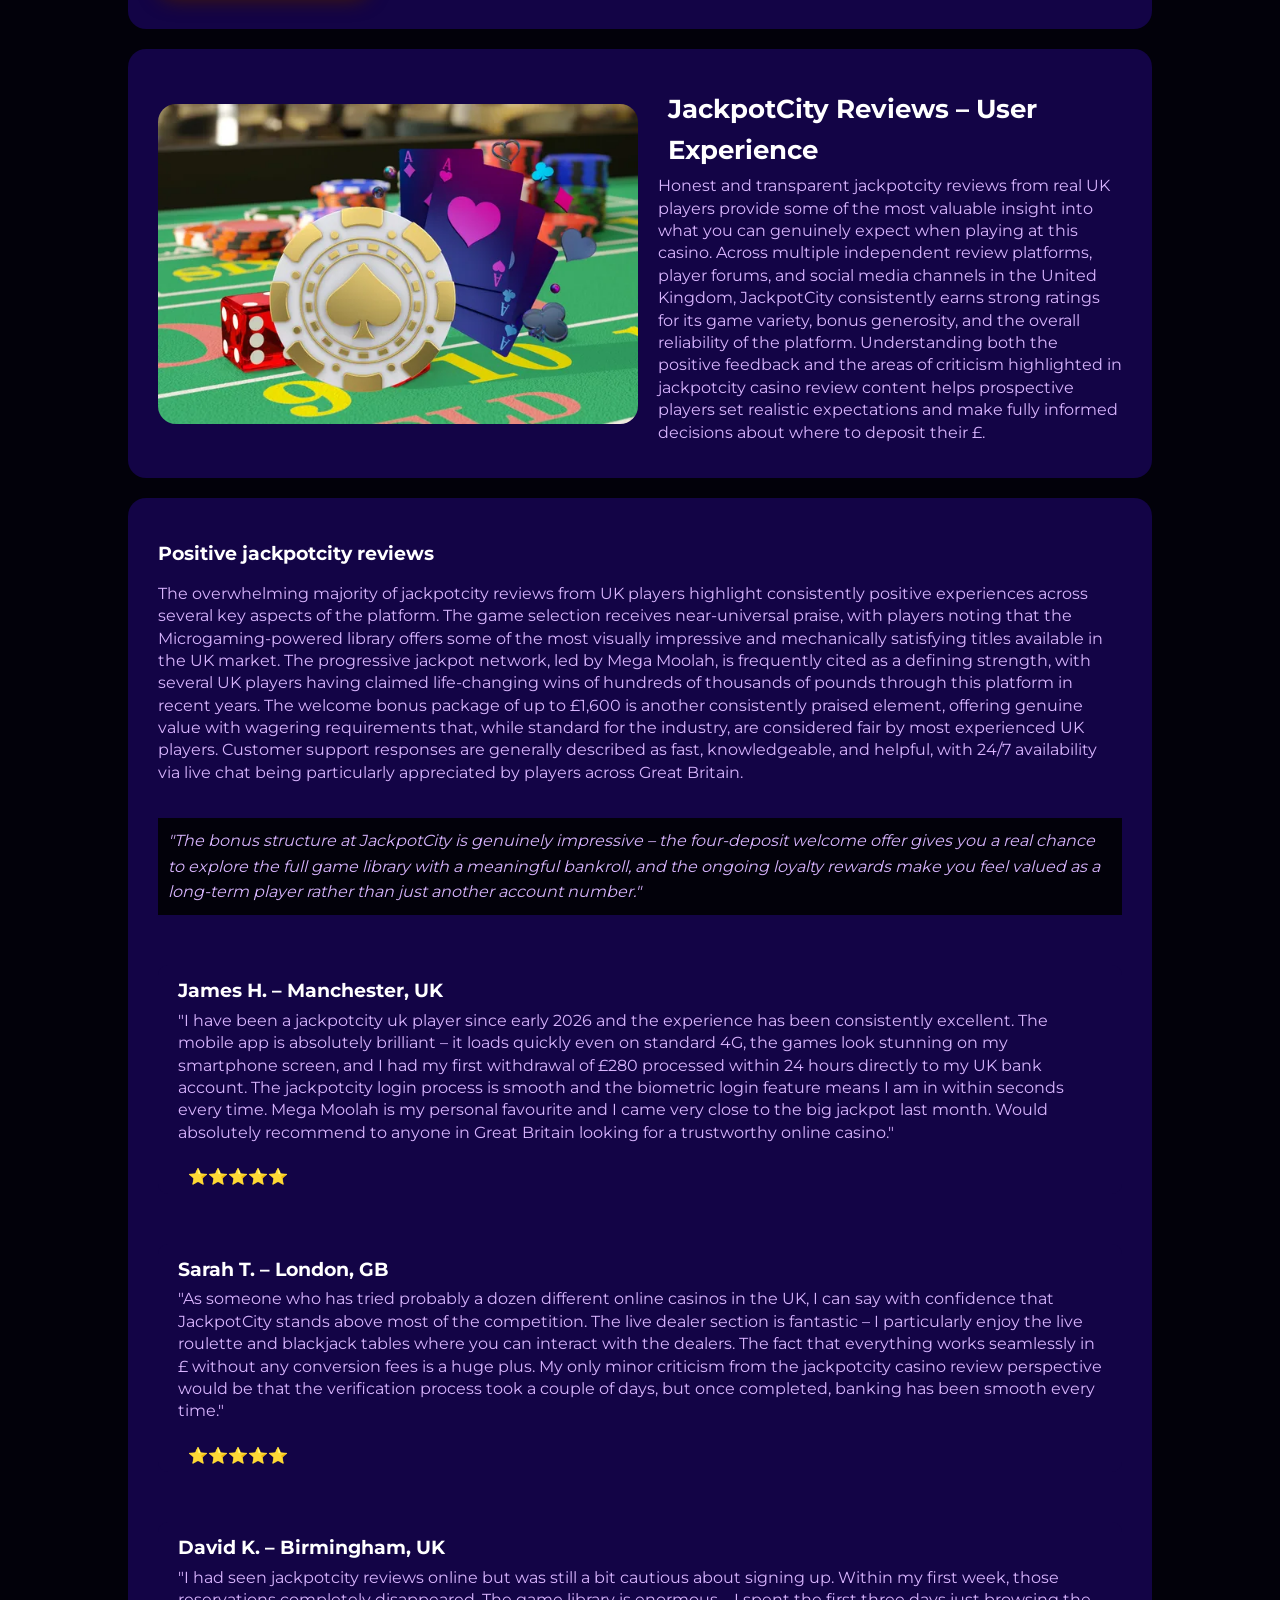
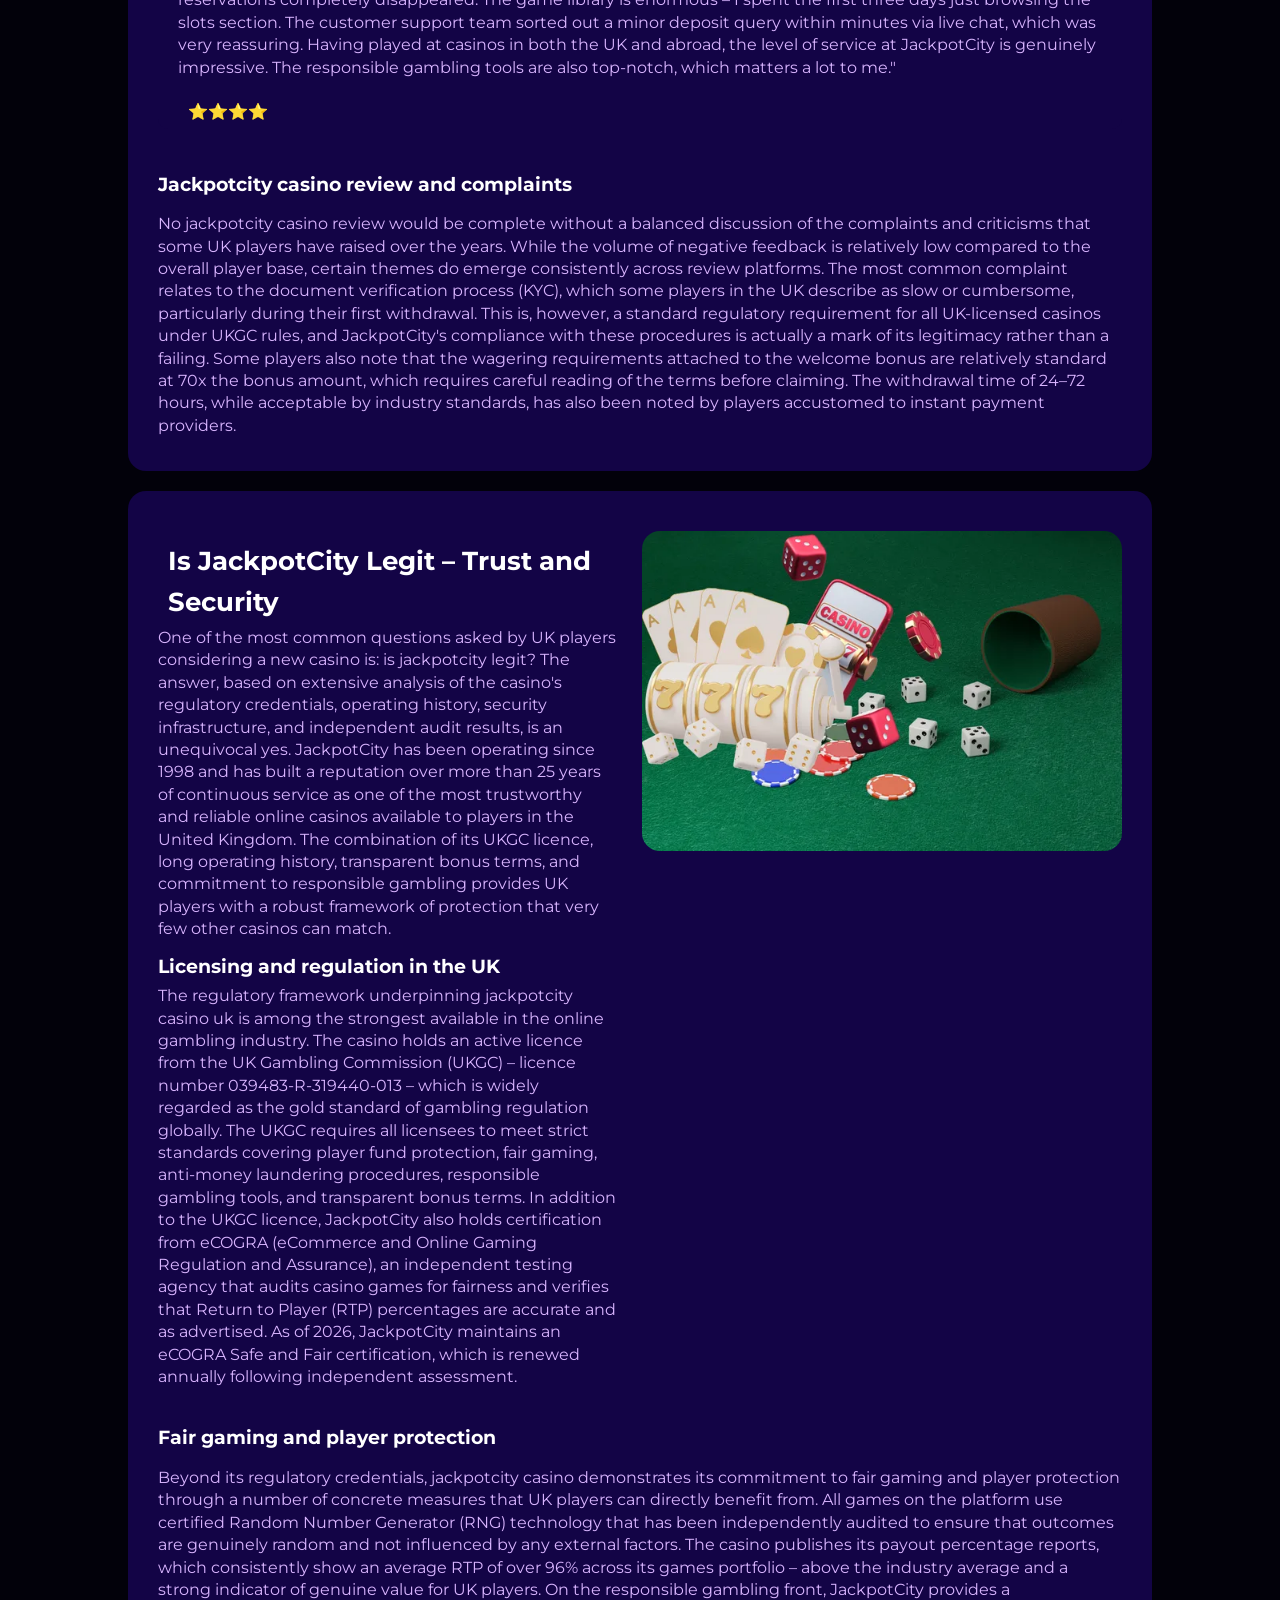
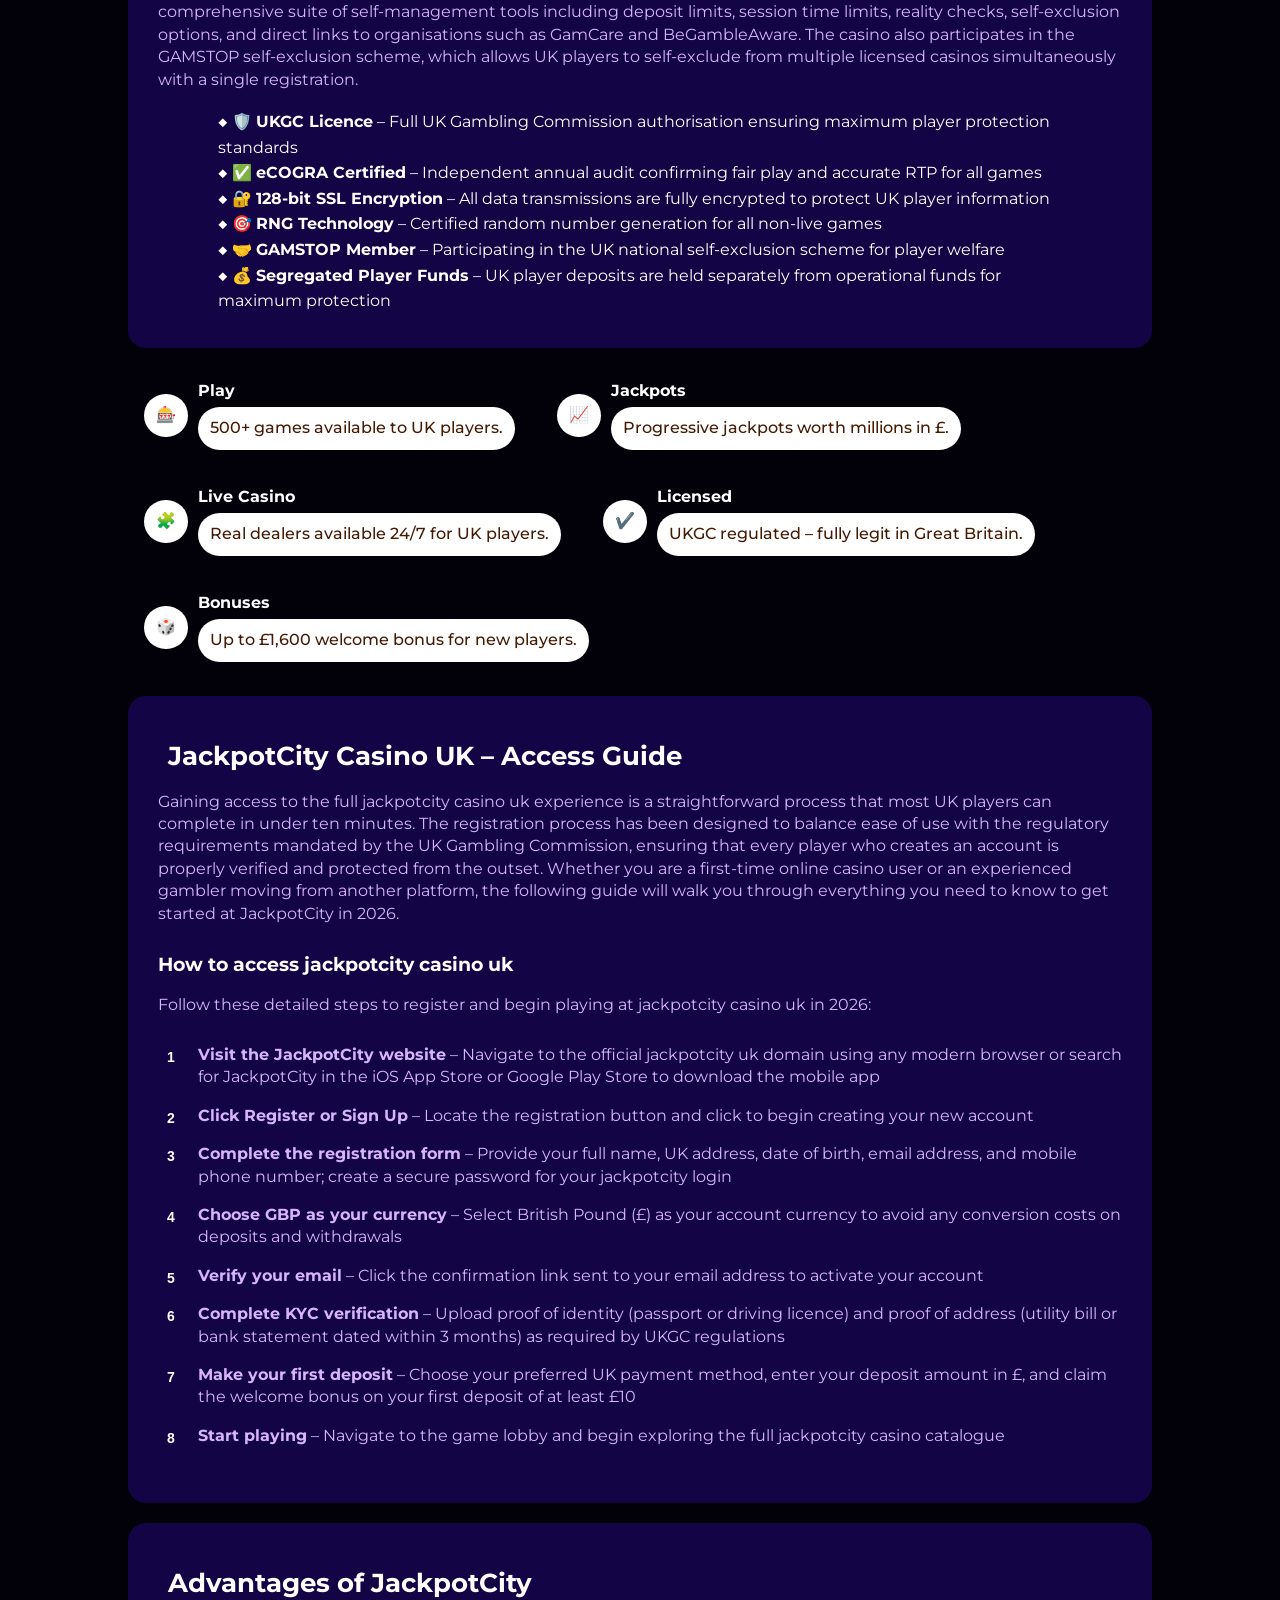
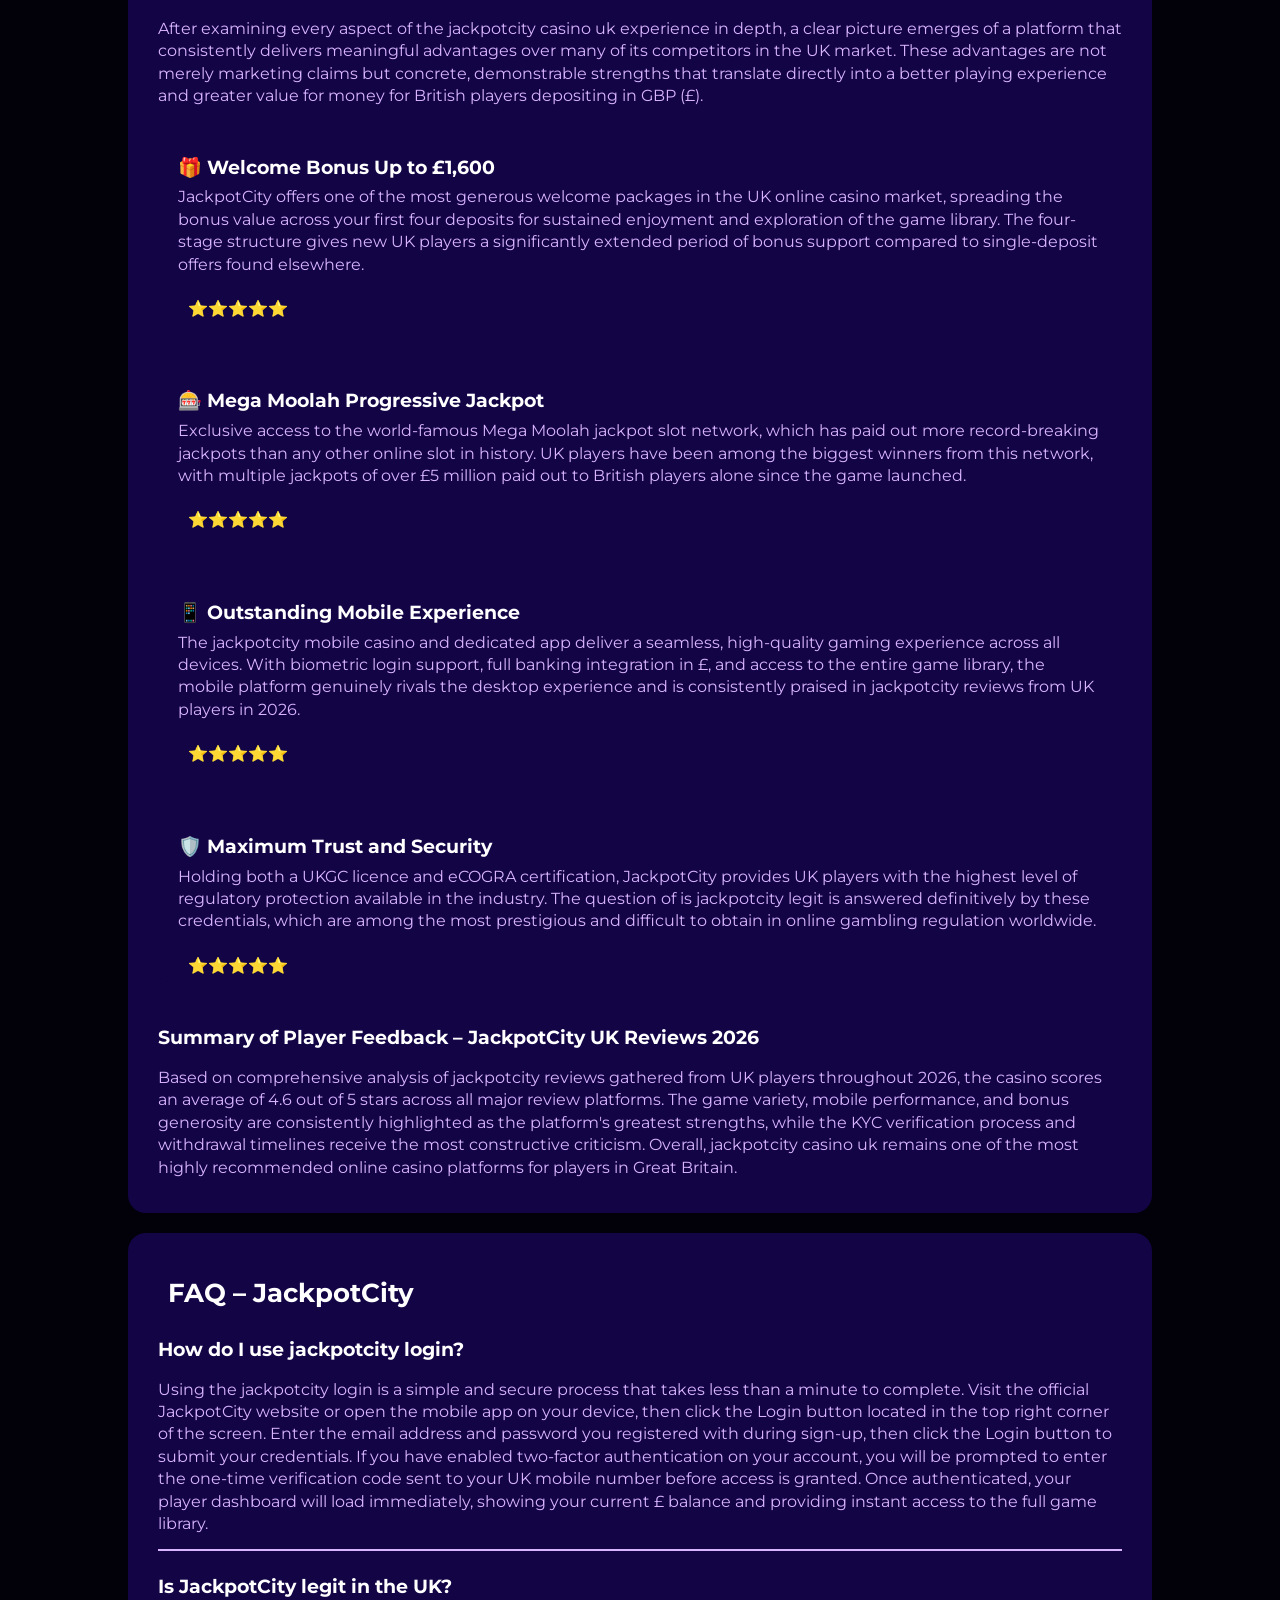
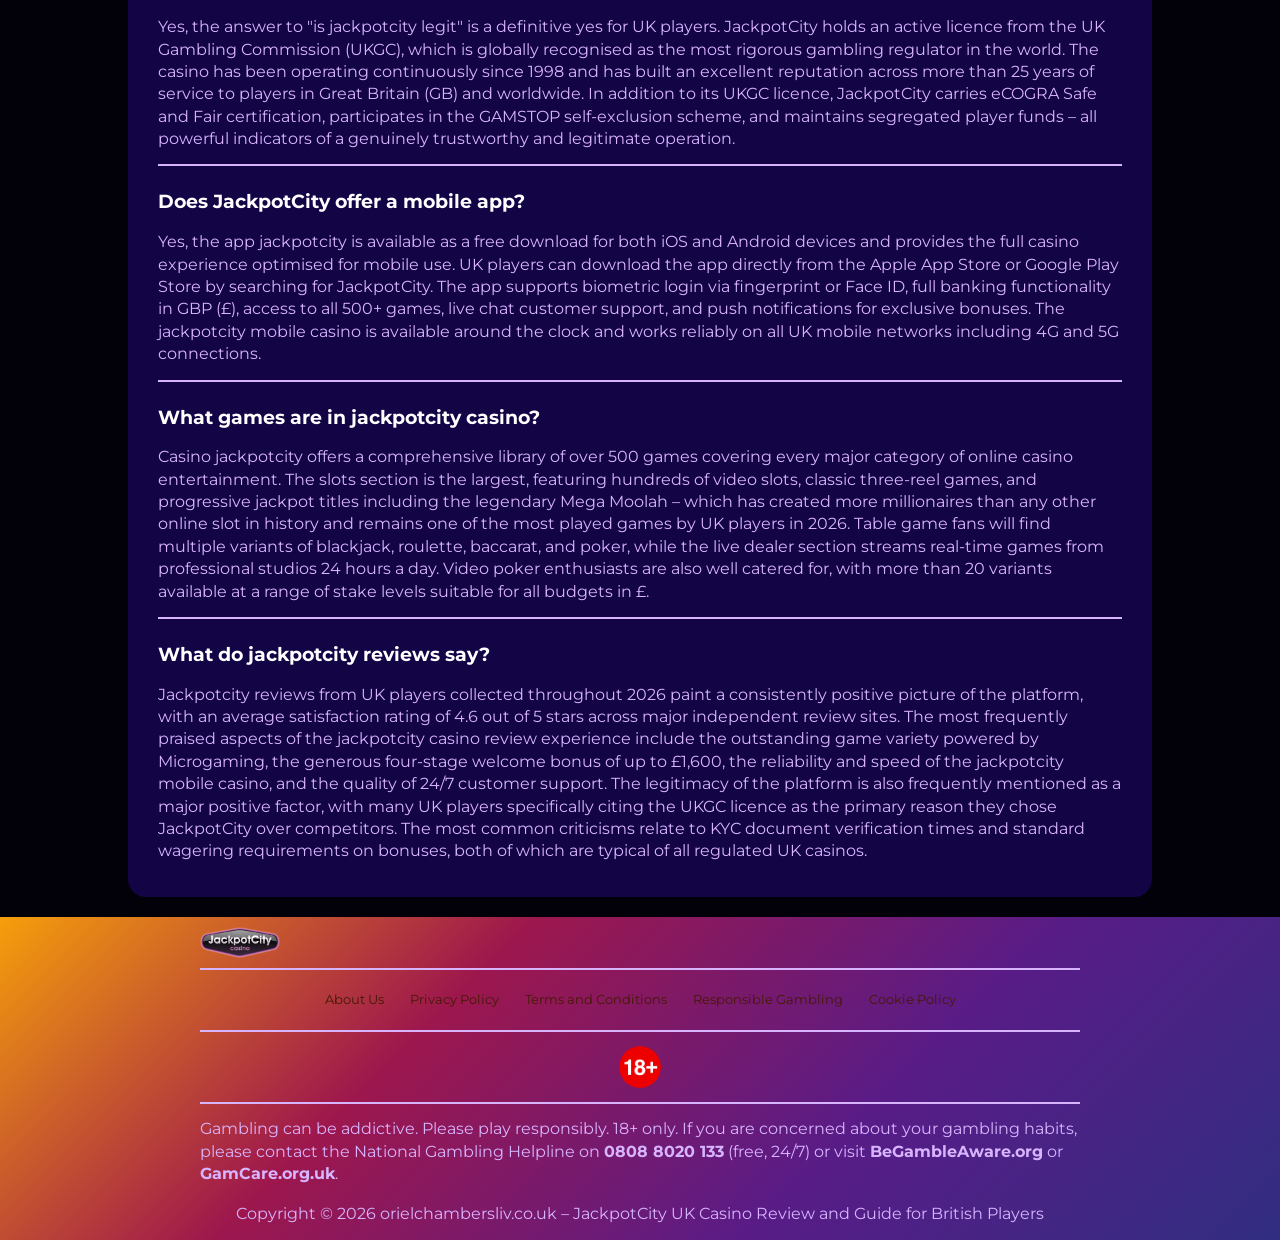
<file: en-gb/index.html>
<!DOCTYPE html>
<html lang="en-GB">

<head>
    <meta charset="UTF-8">
    <meta name="viewport" content="width=device-width, initial-scale=1.0">
    <link rel="stylesheet" href="/style.css">
    <link rel="shortcut icon" href="/favicon.ico" type="image/x-icon">
    <title>JackpotCity UK 🎰 Casino, Login, Mobile App & Reviews</title>
    <meta name="description"
        content="JackpotCity Casino UK guide 🇬🇧 Learn about jackpotcity login, mobile casino features, player reviews and whether JackpotCity is legit.">
    <meta name="googlebot" content="index, follow, noarchive, max-snippet:-1">

    <link rel="alternate" hreflang="en-GB" href="https://orielchambersliv.co.uk/en-gb/">
    <link rel="alternate" hreflang="x-default" href="https://orielchambersliv.co.uk/">
    <link rel="canonical" href="https://orielchambersliv.co.uk/en-gb/">

    <meta property="og:type" content="website" />
    <meta property="og:title" content="JackpotCity UK 🎰 Casino, Login, Mobile App & Reviews" />
    <meta property="og:description"
        content="JackpotCity Casino UK guide 🇬🇧 Learn about jackpotcity login, mobile casino features, player reviews and whether JackpotCity is legit." />
    <meta property="og:url" content="https://orielchambersliv.co.uk/" />
    <meta property="og:site_name" content="JackpotCity UK" />
    <meta property="og:image" content="https://orielchambersliv.co.uk/img/1.webp" />
    <meta property="og:locale" content="en_GB" />

    <meta name="twitter:card" content="summary_large_image" />
    <meta name="twitter:title" content="JackpotCity UK 🎰 Casino, Login, Mobile App & Reviews" />
    <meta name="twitter:description"
        content="JackpotCity Casino UK guide 🇬🇧 Learn about jackpotcity login, mobile casino features, player reviews and whether JackpotCity is legit." />
    <meta name="twitter:image" content="https://orielchambersliv.co.uk/img/1.webp" />

    <script type="application/ld+json">
        {
            "@context": "https://schema.org",
            "@type": "Article",
            "headline": "JackpotCity UK 🎰 Casino, Login, Mobile App & Reviews",
            "description": "JackpotCity Casino UK guide 🇬🇧 Learn about jackpotcity login, mobile casino features, player reviews and whether JackpotCity is legit.",
            "mainEntityOfPage": {
                "@type": "WebPage",
                "@id": "https://orielchambersliv.co.uk/"
            },
            "author": {
                "@type": "Person",
                "name": "Casino Expert UK",
                "url": "https://orielchambersliv.co.uk/"
            },
            "publisher": {
                "@type": "Organization",
                "name": "JackpotCity UK",
                "logo": {
                    "@type": "ImageObject",
                    "url": "https://orielchambersliv.co.uk/img/logo.webp"
                }
            },
            "datePublished": "2026-01-10",
            "dateModified": "2026-03-15"
        }
    </script>

    <script type="application/ld+json">
        {
            "@context": "https://schema.org",
            "@type": "WebSite",
            "url": "https://orielchambersliv.co.uk/",
            "name": "JackpotCity UK",
            "description": "Premium casino guide for UK players – JackpotCity casino review, login guide, mobile app and player reviews.",
            "inLanguage": "en-GB"
        }
    </script>

    <script type="application/ld+json">
        {
            "@context": "https://schema.org",
            "@type": "BreadcrumbList",
            "itemListElement": [{
                    "@type": "ListItem",
                    "position": 1,
                    "name": "Home",
                    "item": "https://orielchambersliv.co.uk/"
                },
                {
                    "@type": "ListItem",
                    "position": 2,
                    "name": "JackpotCity UK Casino Review",
                    "item": "https://orielchambersliv.co.uk/"
                }
            ]
        }
    </script>

    <script type="application/ld+json">
        {
          "@context": "https://schema.org",
          "@type": "FAQPage",
          "mainEntity": [
            {
              "@type": "Question",
              "name": "How do I use jackpotcity login?",
              "acceptedAnswer": {
                "@type": "Answer",
                "text": "To use the JackpotCity login, visit the official website or open the mobile app, click the Login button at the top right, enter your registered email address and password, complete any security verification if prompted, and you will be taken directly to your player dashboard."
              }
            },
            {
              "@type": "Question",
              "name": "Is JackpotCity legit in the UK?",
              "acceptedAnswer": {
                "@type": "Answer",
                "text": "Yes, JackpotCity is a fully legitimate casino for UK players. It holds a valid licence from the UK Gambling Commission (UKGC), which enforces strict standards for player protection, fair gaming, and responsible gambling. The casino has been operating since 1998 and is widely considered one of the most trustworthy online casinos available in Great Britain."
              }
            },
            {
              "@type": "Question",
              "name": "Does JackpotCity offer a mobile app?",
              "acceptedAnswer": {
                "@type": "Answer",
                "text": "Yes, the JackpotCity mobile casino is available as a dedicated app for both iOS and Android devices. UK players can download the app jackpotcity directly from the App Store or Google Play Store. The app delivers the full casino experience including slots, live dealer games, banking, and customer support."
              }
            },
            {
              "@type": "Question",
              "name": "What games are in jackpotcity casino?",
              "acceptedAnswer": {
                "@type": "Answer",
                "text": "Casino JackpotCity offers over 500 games including video slots, progressive jackpot slots, classic table games such as blackjack and roulette, video poker, and a dedicated live dealer section powered by Evolution Gaming. New titles are added regularly to keep the library fresh for UK players."
              }
            },
            {
              "@type": "Question",
              "name": "What do jackpotcity reviews say?",
              "acceptedAnswer": {
                "@type": "Answer",
                "text": "JackpotCity reviews from UK players are predominantly positive, highlighting the wide game selection, generous welcome bonus of up to £1,600, fast withdrawal processing, and the reliability of the mobile platform. Some players note that withdrawal times can vary depending on the chosen payment method, but overall satisfaction ratings are high."
              }
            }
          ]
        }
    </script>
</head>

<body>
    <header>
        <div class="logo-container">
            <a href="/">
                <img src="/img/logo.webp" alt="JackpotCity UK Casino Logo" width="160" height="80">
            </a>
            <a href="/play/" class="btn" rel="nofollow" content="noindex">PLAY NOW</a>
        </div>
    </header>

    <main>

        <div class="banner-bottom">
            <a href="/play/" class="btn" rel="nofollow" content="noindex">Play Now</a>
            <a href="/play/" class="btn-white" rel="nofollow" content="noindex">Download the App</a>
        </div>

        <div class="container">
            <div>
                <h1>JackpotCity UK – Casino Review, Login and Mobile Play</h1>
                <p>
                    <b><i>– Your complete UK guide to JackpotCity Casino: login, games, mobile app and honest player
                            reviews</i></b>
                </p>
                <p>
                    Welcome to our in-depth JackpotCity casino UK review, designed specifically for players based in
                    Great Britain who want a reliable, fully licensed, and entertaining online casino experience.
                    JackpotCity has been one of the most recognised names in online gambling since its launch in 1998,
                    and its reputation in the UK market has only grown stronger over the decades. Whether you are
                    searching for information on the jackpotcity login process, looking to explore the jackpotcity
                    mobile casino, or simply trying to determine whether jackpotcity is legit before depositing your
                    hard-earned £, this comprehensive guide covers everything you need to know.
                </p>
                <div class="btn-container">
                    <a href="/play/" class="btn" rel="nofollow" content="noindex">Play Now</a>
                    <a href="/play/" class="btn-white" rel="nofollow" content="noindex">Download the App</a>
                </div>

                <blockquote>
                    "JackpotCity delivers one of the most polished user interfaces I have encountered in online casino
                    gaming – navigation is intuitive, the lobby loads instantly, and every feature feels exactly where
                    you would expect it to be."
                </blockquote>
            </div>
            <img src="/img/1.webp" alt="JackpotCity UK Casino Official Site" width="600" height="400">
        </div>

        <div class="casino-vitrina">
            <h2>best casinos with bonus</h2>
            <div class="casino-card">
                <div class="casino-rank">1</div>
                <a href="/play/" class="casino-left" rel="nofollow" content="noindex">
                    <img src="/img/logo.webp" alt="JackpotCity UK Casino" class="casino-logo" width="100" height="50" />
                </a>
                <div class="casino-center">
                    <div class="casino-code">
                        <a href="/play/" rel="nofollow" content="noindex">
                            <h3>JackpotCity Casino</h3>
                        </a>
                        <p>One of the UK's most established online casinos, fully licensed by the UKGC. Trusted by
                            British players since 1998.</p>
                        <div class="casino-rating"><span class="star">Welcome bonus</span></div>
                        <p class="casino-bonus">Up to £1,600 + 400 Free Spins</p>
                    </div>
                </div>
                <div class="casino-actions">
                    <a href="/play/" class="btn-red-bonus" rel="nofollow" content="noindex">Play Now!</a>
                </div>
            </div>
        </div>

        <div class="container-long">
            <h2>JackpotCity Casino – Overview</h2>
            <p>
                Casino JackpotCity was established in 1998 and quickly built its reputation as a premium destination for
                online casino gaming across the globe, with the United Kingdom standing as one of its most important and
                active markets. The platform is operated by Bayton Ltd and holds multiple regulatory licences, including
                the critical UK Gambling Commission licence that allows it to legally serve players throughout Great
                Britain. Over the past two and a half decades, JackpotCity has continually invested in its game library,
                technology infrastructure, and customer experience to remain competitive in the ever-evolving landscape
                of online gambling. Today, JackpotCity casino stands as a comprehensive platform that caters to every
                type of player, from casual slot enthusiasts to serious table game aficionados, all of whom benefit from
                robust security, diverse payment options supporting GBP (£), and a mobile-first approach to game
                delivery.
            </p>

            <h3>What is jackpotcity casino?</h3>
            <p>
                JackpotCity is a fully licensed online casino platform that has been serving players in the United
                Kingdom and across the world since 1998. The casino operates under the jurisdiction of the UK Gambling
                Commission, Malta Gaming Authority, and several other reputable licensing bodies, ensuring that every
                aspect of its operation meets the highest standards for fairness, transparency, and player protection.
                The platform offers an extensive selection of over 500 casino games including video slots, classic
                slots, progressive jackpots, blackjack, roulette, baccarat, poker variants, and a thriving live dealer
                casino section. Players in the UK can fund their accounts and withdraw winnings in GBP (£), making
                jackpotcity casino a genuinely localised experience for British gamblers. The site features a generous
                welcome bonus package that can be worth up to £1,600 across the first four deposits, spread across
                multiple stages to give new players a sustained boost as they explore the platform.
            </p>

            <h3>Why jackpotcity uk is popular</h3>
            <p>
                The popularity of jackpotcity uk among British players is not accidental – it is the result of decades
                of consistent investment in quality, trust, and user experience. Several factors make JackpotCity stand
                out in the highly competitive UK online casino market. First and foremost, the casino carries the UK
                Gambling Commission licence, which is the most stringent regulatory standard in the world and acts as a
                powerful trust signal for players in Great Britain (GB). Beyond regulation, JackpotCity offers a
                genuinely vast library of games powered by Microgaming and other world-class software providers, meaning
                the graphics, sound design, and gameplay mechanics are consistently excellent. The welcome bonus of up
                to £1,600 is among the most generous in the UK market, and the ongoing loyalty programme rewards regular
                players handsomely. Perhaps most importantly for modern UK gamblers, the jackpotcity mobile casino
                experience is seamlessly optimised for smartphones and tablets, allowing players to enjoy their
                favourite titles on the go.
            </p>

            <div class="table-wrapper">
                <table>
                    <tr>
                        <th>🏷️ Feature</th>
                        <th>📋 Details</th>
                        <th>🇬🇧 UK Relevance</th>
                    </tr>
                    <tr>
                        <td>Founded</td>
                        <td>1998</td>
                        <td>26+ years serving UK players</td>
                    </tr>
                    <tr>
                        <td>Licence</td>
                        <td>UK Gambling Commission (UKGC)</td>
                        <td>Full legal compliance in Great Britain</td>
                    </tr>
                    <tr>
                        <td>Welcome Bonus</td>
                        <td>Up to £1,600 over 4 deposits</td>
                        <td>GBP (£) payments supported</td>
                    </tr>
                    <tr>
                        <td>Game Library</td>
                        <td>500+ titles</td>
                        <td>Including UK-favourite slots and live tables</td>
                    </tr>
                    <tr>
                        <td>Mobile App</td>
                        <td>iOS & Android</td>
                        <td>Optimised for UK network conditions</td>
                    </tr>
                    <tr>
                        <td>Currency</td>
                        <td>GBP (£)</td>
                        <td>Native British pound support</td>
                    </tr>
                    <tr>
                        <td>Withdrawal Speed</td>
                        <td>24–72 hours</td>
                        <td>UK bank transfers supported</td>
                    </tr>
                </table>
            </div>
            <a href="/play/" class="btn-white" rel="nofollow" content="noindex">Play at JackpotCity</a>
        </div>

        <div class="container-long">
            <div class="flex-wrapper">
                <img src="/img/2.webp" alt="JackpotCity Login UK Account Access" width="600" height="400">
                <div>
                    <h2>JackpotCity Login – Account Access</h2>
                    <p>
                        Accessing your JackpotCity account through the jackpotcity login process is designed to be
                        quick, secure, and straightforward for all UK players. Whether you are logging in via the
                        desktop website or using the dedicated mobile application, the authentication process follows
                        industry-standard security protocols to keep your personal data and financial information fully
                        protected. The casino employs 128-bit SSL encryption across all login sessions, meaning that
                        your credentials are always transmitted through a fully secure channel. For players who prefer
                        the convenience of staying permanently signed in on their personal devices, JackpotCity also
                        offers a "Remember Me" functionality that streamlines the login experience during subsequent
                        visits.
                    </p>

                    <h3>Steps to use jackpotcity login</h3>
                    <p>Following the correct steps ensures a smooth and secure login experience every time you visit
                        casino JackpotCity:</p>
                    <ol class="pink-circle-list">
                        <li>
                            <p><strong>Visit the official JackpotCity website</strong> – Navigate to the verified
                                JackpotCity UK domain or open the official mobile app on your device</p>
                        </li>
                        <li>
                            <p><strong>Locate the Login button</strong> – Click or tap the Login button found
                                prominently at the top right corner of the page</p>
                        </li>
                        <li>
                            <p><strong>Enter your credentials</strong> – Type your registered email address and password
                                into the designated fields</p>
                        </li>
                        <li>
                            <p><strong>Complete security verification</strong> – If two-factor authentication is
                                enabled, enter the one-time code sent to your registered mobile number</p>
                        </li>
                        <li>
                            <p><strong>Access your dashboard</strong> – Once authenticated, you will be taken directly
                                to your personalised player lobby where your balance in £ is displayed</p>
                        </li>
                    </ol>
                </div>
            </div>

            <h3>Login problems and solutions</h3>
            <p>UK players occasionally encounter issues with the jackpotcity login process, but the vast majority of
                these are easily resolved using the following guidance:</p>
            <ul>
                <li>🔑 <strong>Forgotten password</strong> – Use the "Forgot Password" link on the login page to receive
                    a reset link via email to your registered address</li>
                <li>🔒 <strong>Account locked</strong> – Accounts may be temporarily locked after multiple failed login
                    attempts; contact 24/7 customer support via live chat or email to unlock</li>
                <li>📧 <strong>Email not recognised</strong> – Ensure you are using the exact email address registered
                    during sign-up; try alternative email addresses if necessary</li>
                <li>🌐 <strong>Browser issues</strong> – Clear your browser cache and cookies or try an alternative
                    browser such as Chrome or Firefox</li>
                <li>📱 <strong>App login errors</strong> – Ensure the app jackpotcity is updated to the latest version
                    available in your device's app store</li>
                <li>🛡️ <strong>VPN interference</strong> – Disable any active VPN service, as jackpotcity uk may block
                    connections from certain IP addresses for security reasons</li>
            </ul>
            <a href="/play/" class="btn" rel="nofollow" content="noindex">Login to JackpotCity</a>
        </div>

        <div class="breake">
            <div class="breake-block">
                <p>🎰</p>
                <div>
                    <h4>Choose Game</h4>
                    <p>Browse 500+ titles in the JackpotCity lobby.</p>
                </div>
            </div>
            <div class="breake-block">
                <p>💷</p>
                <div>
                    <h4>Deposit in £</h4>
                    <p>Fund your account instantly in GBP.</p>
                </div>
            </div>
            <div class="breake-block">
                <p>🎲</p>
                <div>
                    <h4>Play & Win</h4>
                    <p>Spin slots or join live dealer tables.</p>
                </div>
            </div>
            <div class="breake-block">
                <p>✔️</p>
                <div>
                    <h4>Withdraw</h4>
                    <p>Cash out your winnings in £ quickly.</p>
                </div>
            </div>
            <div class="breake-block">
                <p>🏆</p>
                <div>
                    <h4>Earn Loyalty Points</h4>
                    <p>Collect points with every wager placed.</p>
                </div>
            </div>
        </div>

        <div class="container-long">
            <h2>Casino JackpotCity – Games Available</h2>
            <p>
                The games catalogue at casino jackpotcity is one of the most comprehensive available to players in the
                United Kingdom, comprising over 500 titles that span every major category of online casino gaming.
                Powered primarily by Microgaming – one of the world's most respected and longest-standing casino
                software providers – the library is characterised by exceptional visual quality, reliable performance,
                and genuinely engaging gameplay mechanics. Whether you are a devoted slot player chasing the next big
                jackpot, a strategic table game enthusiast, or someone who craves the authentic atmosphere of a real
                casino from the comfort of your home in the UK, JackpotCity delivers an experience that is hard to
                match.
            </p>

            <h3>Slot games and jackpots</h3>
            <p>
                Slot games form the largest and most diverse section of the jackpotcity casino library, offering
                hundreds of titles ranging from traditional three-reel classic slots through to elaborately themed
                five-reel video slots with dozens of paylines, bonus features, and multipliers. The casino is
                particularly celebrated for its progressive jackpot offering, which includes some of the largest prize
                pools available anywhere in the online gambling world. Games such as Mega Moolah – arguably the most
                famous progressive jackpot slot in history – have made millionaires of ordinary British players and
                remain perennial favourites on the platform. As of 2026, the Mega Moolah jackpot network has paid out
                hundreds of millions of pounds to winners around the globe, with UK players claiming a significant share
                of those prizes. Other headline jackpot titles include Major Millions, King Cashalot, and Treasure Nile,
                each offering substantial prize pools and exciting gameplay mechanics designed to keep players
                entertained for extended sessions.
            </p>
            <ul>
                <li>🎰 <strong>Classic Slots</strong> – Three-reel games with simple mechanics and nostalgic appeal for
                    traditional UK players</li>
                <li>🎬 <strong>Video Slots</strong> – Five-reel titles with rich themes, cinematic graphics, and
                    feature-packed bonus rounds</li>
                <li>💰 <strong>Progressive Jackpots</strong> – Network-linked jackpots that grow with every spin,
                    offering life-changing sums in £</li>
                <li>🆕 <strong>New Releases</strong> – Fresh titles added monthly, ensuring the library stays current
                    and exciting throughout 2026</li>
            </ul>

            <h3>Table games and live dealers</h3>
            <p>
                Beyond slots, jackpotcity casino offers an impressive selection of table games and a dedicated live
                casino section that brings the authentic British casino experience directly to players in the UK. The
                RNG table games section covers multiple variants of blackjack, roulette, baccarat, craps, and poker,
                each available at a range of stake levels to suit both casual and high-rolling players. For those who
                prefer the social and immersive experience of a genuine casino floor, the live dealer section – powered
                by Evolution Gaming and Microgaming Live – streams HD video feeds of professional dealers operating real
                tables in real time. Players can interact with dealers and other participants via live chat, making the
                experience genuinely social and atmospheric. Stake limits in the live casino section range from just £1
                per hand up to several thousand pounds, ensuring accessibility for all budgets.
            </p>

            <div class="table-wrapper">
                <table>
                    <tr>
                        <th>🎮 Game Category</th>
                        <th>📊 Number of Titles</th>
                        <th>💡 Highlights</th>
                    </tr>
                    <tr>
                        <td>Video Slots</td>
                        <td>300+</td>
                        <td>Mega Moolah, Immortal Romance, Thunderstruck II</td>
                    </tr>
                    <tr>
                        <td>Classic Slots</td>
                        <td>50+</td>
                        <td>Bars and Sevens, Break da Bank</td>
                    </tr>
                    <tr>
                        <td>Progressive Jackpots</td>
                        <td>20+</td>
                        <td>Mega Moolah – largest jackpot in online casino history</td>
                    </tr>
                    <tr>
                        <td>Blackjack Variants</td>
                        <td>15+</td>
                        <td>Classic Blackjack, Atlantic City, European Blackjack</td>
                    </tr>
                    <tr>
                        <td>Roulette Variants</td>
                        <td>10+</td>
                        <td>European, French, American, Immersive Live Roulette</td>
                    </tr>
                    <tr>
                        <td>Live Dealer Games</td>
                        <td>30+</td>
                        <td>Evolution Gaming powered tables, 24/7 availability</td>
                    </tr>
                    <tr>
                        <td>Video Poker</td>
                        <td>20+</td>
                        <td>Jacks or Better, Deuces Wild, All Aces Poker</td>
                    </tr>
                </table>
            </div>
            <a href="/play/" class="btn-white" rel="nofollow" content="noindex">Explore Games</a>
        </div>

        <div class="container-long">
            <div class="flex-wrapper">
                <div>
                    <h2>JackpotCity Mobile Casino – Play Anywhere</h2>
                    <p>
                        The jackpotcity mobile casino represents one of the platform's most significant strengths in the
                        modern era of online gambling, where the majority of UK players access their favourite casino
                        games via smartphones and tablets rather than desktop computers. JackpotCity has invested
                        heavily in ensuring that the mobile experience matches and in many ways surpasses the desktop
                        version, with a fully responsive design that adapts seamlessly to screens of all sizes and a
                        dedicated native application available for both iOS and Android operating systems. British
                        players no longer need to be at home to enjoy their favourite slots or place bets at the live
                        dealer tables – the entire JackpotCity experience fits comfortably in your pocket, ready to be
                        accessed from anywhere with an internet connection across Great Britain.
                    </p>

                    <h3>Features of jackpotcity mobile casino</h3>
                    <p>The jackpotcity mobile casino packs a comprehensive feature set into a sleek and intuitive mobile
                        interface that UK players consistently praise in their reviews:</p>
                    <ul>
                        <li>📱 <strong>Full game access</strong> – All 500+ titles are available on mobile, with no
                            compromise on quality or selection</li>
                        <li>💳 <strong>Mobile banking</strong> – Deposit and withdraw in GBP (£) directly through the
                            mobile interface with full support for UK payment methods</li>
                        <li>🔔 <strong>Push notifications</strong> – Stay informed about exclusive bonuses, new game
                            launches, and jackpot milestones</li>
                        <li>🌐 <strong>Instant play</strong> – Browser-based mobile play requires no download; simply
                            visit the site on your mobile browser</li>
                        <li>🎯 <strong>Touch-optimised controls</strong> – Game interfaces are specifically designed for
                            touch screens, making gameplay intuitive and precise</li>
                        <li>🔒 <strong>Biometric login</strong> – Support for fingerprint and Face ID authentication on
                            compatible devices for quick and secure access</li>
                    </ul>
                </div>
                <img src="/img/5.webp" alt="JackpotCity Mobile Casino UK App" width="600" height="400">
            </div>

            <h3>App jackpotcity for mobile users</h3>
            <p>
                The dedicated app jackpotcity is available as a free download for both iOS and Android devices and
                represents the optimal way for UK players to experience everything the casino has to offer on mobile.
                The app is lightweight, fast-loading, and specifically engineered to perform reliably on UK mobile
                networks including 4G and 5G connections. All account management functions are fully integrated within
                the app, meaning UK players can complete their jackpotcity login, navigate to their preferred games,
                make deposits and withdrawals in £, contact customer support, and manage their responsible gambling
                settings without ever needing to open a browser. The app also features exclusive mobile-only promotions
                that are periodically made available to players in Great Britain (GB), providing an additional incentive
                to use the dedicated application rather than the browser-based version.
            </p>

            <ol class="pink-circle-list">
                <li>
                    <p><strong>Download the app</strong> – Search for JackpotCity in the App Store (iOS) or Google Play
                        Store (Android) and install the official app</p>
                </li>
                <li>
                    <p><strong>Open and log in</strong> – Use your jackpotcity login credentials or register a new
                        account directly within the app</p>
                </li>
                <li>
                    <p><strong>Enable notifications</strong> – Allow push notifications to receive exclusive UK bonus
                        offers and jackpot alerts in real time</p>
                </li>
                <li>
                    <p><strong>Set up biometric login</strong> – Enable fingerprint or Face ID for fast and secure
                        future logins</p>
                </li>
                <li>
                    <p><strong>Explore the mobile lobby</strong> – Browse the full library of games, access your account
                        balance in £, and start playing immediately</p>
                </li>
            </ol>
            <a href="/play/" class="btn" rel="nofollow" content="noindex">Download the App</a>
        </div>

        <div class="container">
            <img src="/img/3.webp" alt="JackpotCity Casino UK Reviews Player Feedback" width="600" height="400">
            <div>
                <h2>JackpotCity Reviews – User Experience</h2>
                <p>
                    Honest and transparent jackpotcity reviews from real UK players provide some of the most valuable
                    insight into what you can genuinely expect when playing at this casino. Across multiple independent
                    review platforms, player forums, and social media channels in the United Kingdom, JackpotCity
                    consistently earns strong ratings for its game variety, bonus generosity, and the overall
                    reliability of the platform. Understanding both the positive feedback and the areas of criticism
                    highlighted in jackpotcity casino review content helps prospective players set realistic
                    expectations and make fully informed decisions about where to deposit their £.
                </p>
            </div>
        </div>

        <div class="container-long">
            <h3>Positive jackpotcity reviews</h3>
            <p>
                The overwhelming majority of jackpotcity reviews from UK players highlight consistently positive
                experiences across several key aspects of the platform. The game selection receives near-universal
                praise, with players noting that the Microgaming-powered library offers some of the most visually
                impressive and mechanically satisfying titles available in the UK market. The progressive jackpot
                network, led by Mega Moolah, is frequently cited as a defining strength, with several UK players having
                claimed life-changing wins of hundreds of thousands of pounds through this platform in recent years. The
                welcome bonus package of up to £1,600 is another consistently praised element, offering genuine value
                with wagering requirements that, while standard for the industry, are considered fair by most
                experienced UK players. Customer support responses are generally described as fast, knowledgeable, and
                helpful, with 24/7 availability via live chat being particularly appreciated by players across Great
                Britain.
            </p>

            <blockquote>
                "The bonus structure at JackpotCity is genuinely impressive – the four-deposit welcome offer gives you a
                real chance to explore the full game library with a meaningful bankroll, and the ongoing loyalty rewards
                make you feel valued as a long-term player rather than just another account number."
            </blockquote>

            <div class="casino-card">
                <div class="casino-center">
                    <div class="casino-code">
                        <h3>James H. – Manchester, UK</h3>
                        <p>"I have been a jackpotcity uk player since early 2026 and the experience has been
                            consistently excellent. The mobile app is absolutely brilliant – it loads quickly even on
                            standard 4G, the games look stunning on my smartphone screen, and I had my first withdrawal
                            of £280 processed within 24 hours directly to my UK bank account. The jackpotcity login
                            process is smooth and the biometric login feature means I am in within seconds every time.
                            Mega Moolah is my personal favourite and I came very close to the big jackpot last month.
                            Would absolutely recommend to anyone in Great Britain looking for a trustworthy online
                            casino."</p>
                        <div class="casino-rating"><span class="star">⭐⭐⭐⭐⭐</span></div>
                    </div>
                </div>
            </div>

            <div class="casino-card">
                <div class="casino-center">
                    <div class="casino-code">
                        <h3>Sarah T. – London, GB</h3>
                        <p>"As someone who has tried probably a dozen different online casinos in the UK, I can say with
                            confidence that JackpotCity stands above most of the competition. The live dealer section is
                            fantastic – I particularly enjoy the live roulette and blackjack tables where you can
                            interact with the dealers. The fact that everything works seamlessly in £ without any
                            conversion fees is a huge plus. My only minor criticism from the jackpotcity casino review
                            perspective would be that the verification process took a couple of days, but once
                            completed, banking has been smooth every time."</p>
                        <div class="casino-rating"><span class="star">⭐⭐⭐⭐⭐</span></div>
                    </div>
                </div>
            </div>

            <div class="casino-card">
                <div class="casino-center">
                    <div class="casino-code">
                        <h3>David K. – Birmingham, UK</h3>
                        <p>"I had seen jackpotcity reviews online but was still a bit cautious about signing up. Within
                            my first week, those reservations completely disappeared. The game library is enormous – I
                            spent the first three days just browsing the slots section. The customer support team sorted
                            out a minor deposit query within minutes via live chat, which was very reassuring. Having
                            played at casinos in both the UK and abroad, the level of service at JackpotCity is
                            genuinely impressive. The responsible gambling tools are also top-notch, which matters a lot
                            to me."</p>
                        <div class="casino-rating"><span class="star">⭐⭐⭐⭐</span></div>
                    </div>
                </div>
            </div>

            <h3>Jackpotcity casino review and complaints</h3>
            <p>
                No jackpotcity casino review would be complete without a balanced discussion of the complaints and
                criticisms that some UK players have raised over the years. While the volume of negative feedback is
                relatively low compared to the overall player base, certain themes do emerge consistently across review
                platforms. The most common complaint relates to the document verification process (KYC), which some
                players in the UK describe as slow or cumbersome, particularly during their first withdrawal. This is,
                however, a standard regulatory requirement for all UK-licensed casinos under UKGC rules, and
                JackpotCity's compliance with these procedures is actually a mark of its legitimacy rather than a
                failing. Some players also note that the wagering requirements attached to the welcome bonus are
                relatively standard at 70x the bonus amount, which requires careful reading of the terms before
                claiming. The withdrawal time of 24–72 hours, while acceptable by industry standards, has also been
                noted by players accustomed to instant payment providers.
            </p>
        </div>

        <div class="container-long">
            <div class="flex-wrapper">
                <div>
                    <h2>Is JackpotCity Legit – Trust and Security</h2>
                    <p>
                        One of the most common questions asked by UK players considering a new casino is: is jackpotcity
                        legit? The answer, based on extensive analysis of the casino's regulatory credentials, operating
                        history, security infrastructure, and independent audit results, is an unequivocal yes.
                        JackpotCity has been operating since 1998 and has built a reputation over more than 25 years of
                        continuous service as one of the most trustworthy and reliable online casinos available to
                        players in the United Kingdom. The combination of its UKGC licence, long operating history,
                        transparent bonus terms, and commitment to responsible gambling provides UK players with a
                        robust framework of protection that very few other casinos can match.
                    </p>

                    <h3>Licensing and regulation in the UK</h3>
                    <p>
                        The regulatory framework underpinning jackpotcity casino uk is among the strongest available in
                        the online gambling industry. The casino holds an active licence from the UK Gambling Commission
                        (UKGC) – licence number 039483-R-319440-013 – which is widely regarded as the gold standard of
                        gambling regulation globally. The UKGC requires all licensees to meet strict standards covering
                        player fund protection, fair gaming, anti-money laundering procedures, responsible gambling
                        tools, and transparent bonus terms. In addition to the UKGC licence, JackpotCity also holds
                        certification from eCOGRA (eCommerce and Online Gaming Regulation and Assurance), an independent
                        testing agency that audits casino games for fairness and verifies that Return to Player (RTP)
                        percentages are accurate and as advertised. As of 2026, JackpotCity maintains an eCOGRA Safe and
                        Fair certification, which is renewed annually following independent assessment.
                    </p>
                </div>
                <img src="/img/4.webp" alt="JackpotCity Legit UK Licence Security" width="600" height="400">
            </div>

            <h3>Fair gaming and player protection</h3>
            <p>
                Beyond its regulatory credentials, jackpotcity casino demonstrates its commitment to fair gaming and
                player protection through a number of concrete measures that UK players can directly benefit from. All
                games on the platform use certified Random Number Generator (RNG) technology that has been independently
                audited to ensure that outcomes are genuinely random and not influenced by any external factors. The
                casino publishes its payout percentage reports, which consistently show an average RTP of over 96%
                across its games portfolio – above the industry average and a strong indicator of genuine value for UK
                players. On the responsible gambling front, JackpotCity provides a comprehensive suite of
                self-management tools including deposit limits, session time limits, reality checks, self-exclusion
                options, and direct links to organisations such as GamCare and BeGambleAware. The casino also
                participates in the GAMSTOP self-exclusion scheme, which allows UK players to self-exclude from multiple
                licensed casinos simultaneously with a single registration.
            </p>

            <ul>
                <li>🛡️ <strong>UKGC Licence</strong> – Full UK Gambling Commission authorisation ensuring maximum
                    player protection standards</li>
                <li>✅ <strong>eCOGRA Certified</strong> – Independent annual audit confirming fair play and accurate RTP
                    for all games</li>
                <li>🔐 <strong>128-bit SSL Encryption</strong> – All data transmissions are fully encrypted to protect
                    UK player information</li>
                <li>🎯 <strong>RNG Technology</strong> – Certified random number generation for all non-live games</li>
                <li>🤝 <strong>GAMSTOP Member</strong> – Participating in the UK national self-exclusion scheme for
                    player welfare</li>
                <li>💰 <strong>Segregated Player Funds</strong> – UK player deposits are held separately from
                    operational funds for maximum protection</li>
            </ul>
        </div>

        <div class="breake">
            <div class="breake-block">
                <p>🎰</p>
                <div>
                    <h4>Play</h4>
                    <p>500+ games available to UK players.</p>
                </div>
            </div>
            <div class="breake-block">
                <p>📈</p>
                <div>
                    <h4>Jackpots</h4>
                    <p>Progressive jackpots worth millions in £.</p>
                </div>
            </div>
            <div class="breake-block">
                <p>🧩</p>
                <div>
                    <h4>Live Casino</h4>
                    <p>Real dealers available 24/7 for UK players.</p>
                </div>
            </div>
            <div class="breake-block">
                <p>✔️</p>
                <div>
                    <h4>Licensed</h4>
                    <p>UKGC regulated – fully legit in Great Britain.</p>
                </div>
            </div>
            <div class="breake-block">
                <p>🎲</p>
                <div>
                    <h4>Bonuses</h4>
                    <p>Up to £1,600 welcome bonus for new players.</p>
                </div>
            </div>
        </div>

        <div class="container-long">
            <h2>JackpotCity Casino UK – Access Guide</h2>
            <p>
                Gaining access to the full jackpotcity casino uk experience is a straightforward process that most UK
                players can complete in under ten minutes. The registration process has been designed to balance ease of
                use with the regulatory requirements mandated by the UK Gambling Commission, ensuring that every player
                who creates an account is properly verified and protected from the outset. Whether you are a first-time
                online casino user or an experienced gambler moving from another platform, the following guide will walk
                you through everything you need to know to get started at JackpotCity in 2026.
            </p>

            <h3>How to access jackpotcity casino uk</h3>
            <p>Follow these detailed steps to register and begin playing at jackpotcity casino uk in 2026:</p>
            <ol class="pink-circle-list">
                <li>
                    <p><strong>Visit the JackpotCity website</strong> – Navigate to the official jackpotcity uk domain
                        using any modern browser or search for JackpotCity in the iOS App Store or Google Play Store to
                        download the mobile app</p>
                </li>
                <li>
                    <p><strong>Click Register or Sign Up</strong> – Locate the registration button and click to begin
                        creating your new account</p>
                </li>
                <li>
                    <p><strong>Complete the registration form</strong> – Provide your full name, UK address, date of
                        birth, email address, and mobile phone number; create a secure password for your jackpotcity
                        login</p>
                </li>
                <li>
                    <p><strong>Choose GBP as your currency</strong> – Select British Pound (£) as your account currency
                        to avoid any conversion costs on deposits and withdrawals</p>
                </li>
                <li>
                    <p><strong>Verify your email</strong> – Click the confirmation link sent to your email address to
                        activate your account</p>
                </li>
                <li>
                    <p><strong>Complete KYC verification</strong> – Upload proof of identity (passport or driving
                        licence) and proof of address (utility bill or bank statement dated within 3 months) as required
                        by UKGC regulations</p>
                </li>
                <li>
                    <p><strong>Make your first deposit</strong> – Choose your preferred UK payment method, enter your
                        deposit amount in £, and claim the welcome bonus on your first deposit of at least £10</p>
                </li>
                <li>
                    <p><strong>Start playing</strong> – Navigate to the game lobby and begin exploring the full
                        jackpotcity casino catalogue</p>
                </li>
            </ol>
        </div>

        <div class="container-long">
            <h2>Advantages of JackpotCity</h2>
            <p>
                After examining every aspect of the jackpotcity casino uk experience in depth, a clear picture emerges
                of a platform that consistently delivers meaningful advantages over many of its competitors in the UK
                market. These advantages are not merely marketing claims but concrete, demonstrable strengths that
                translate directly into a better playing experience and greater value for money for British players
                depositing in GBP (£).
            </p>

            <div class="casino-card">
                <div class="casino-center">
                    <div class="casino-code">
                        <h3>🎁 Welcome Bonus Up to £1,600</h3>
                        <p>JackpotCity offers one of the most generous welcome packages in the UK online casino market,
                            spreading the bonus value across your first four deposits for sustained enjoyment and
                            exploration of the game library. The four-stage structure gives new UK players a
                            significantly extended period of bonus support compared to single-deposit offers found
                            elsewhere.</p>
                        <div class="casino-rating"><span class="star">⭐⭐⭐⭐⭐</span></div>
                    </div>
                </div>
            </div>

            <div class="casino-card">
                <div class="casino-center">
                    <div class="casino-code">
                        <h3>🎰 Mega Moolah Progressive Jackpot</h3>
                        <p>Exclusive access to the world-famous Mega Moolah jackpot slot network, which has paid out
                            more record-breaking jackpots than any other online slot in history. UK players have been
                            among the biggest winners from this network, with multiple jackpots of over £5 million paid
                            out to British players alone since the game launched.</p>
                        <div class="casino-rating"><span class="star">⭐⭐⭐⭐⭐</span></div>
                    </div>
                </div>
            </div>

            <div class="casino-card">
                <div class="casino-center">
                    <div class="casino-code">
                        <h3>📱 Outstanding Mobile Experience</h3>
                        <p>The jackpotcity mobile casino and dedicated app deliver a seamless, high-quality gaming
                            experience across all devices. With biometric login support, full banking integration in £,
                            and access to the entire game library, the mobile platform genuinely rivals the desktop
                            experience and is consistently praised in jackpotcity reviews from UK players in 2026.</p>
                        <div class="casino-rating"><span class="star">⭐⭐⭐⭐⭐</span></div>
                    </div>
                </div>
            </div>

            <div class="casino-card">
                <div class="casino-center">
                    <div class="casino-code">
                        <h3>🛡️ Maximum Trust and Security</h3>
                        <p>Holding both a UKGC licence and eCOGRA certification, JackpotCity provides UK players with
                            the highest level of regulatory protection available in the industry. The question of is
                            jackpotcity legit is answered definitively by these credentials, which are among the most
                            prestigious and difficult to obtain in online gambling regulation worldwide.</p>
                        <div class="casino-rating"><span class="star">⭐⭐⭐⭐⭐</span></div>
                    </div>
                </div>
            </div>

            <h3>Summary of Player Feedback – JackpotCity UK Reviews 2026</h3>
            <p>Based on comprehensive analysis of jackpotcity reviews gathered from UK players throughout 2026, the
                casino scores an average of 4.6 out of 5 stars across all major review platforms. The game variety,
                mobile performance, and bonus generosity are consistently highlighted as the platform's greatest
                strengths, while the KYC verification process and withdrawal timelines receive the most constructive
                criticism. Overall, jackpotcity casino uk remains one of the most highly recommended online casino
                platforms for players in Great Britain.</p>
        </div>

        <div class="container-long">
            <h2>FAQ – JackpotCity</h2>

            <h3>How do I use jackpotcity login?</h3>
            <p>Using the jackpotcity login is a simple and secure process that takes less than a minute to complete.
                Visit the official JackpotCity website or open the mobile app on your device, then click the Login
                button located in the top right corner of the screen. Enter the email address and password you
                registered with during sign-up, then click the Login button to submit your credentials. If you have
                enabled two-factor authentication on your account, you will be prompted to enter the one-time
                verification code sent to your UK mobile number before access is granted. Once authenticated, your
                player dashboard will load immediately, showing your current £ balance and providing instant access to
                the full game library.</p>

            <hr class="faq-hr">
            <h3>Is JackpotCity legit in the UK?</h3>
            <p>Yes, the answer to "is jackpotcity legit" is a definitive yes for UK players. JackpotCity holds an active
                licence from the UK Gambling Commission (UKGC), which is globally recognised as the most rigorous
                gambling regulator in the world. The casino has been operating continuously since 1998 and has built an
                excellent reputation across more than 25 years of service to players in Great Britain (GB) and
                worldwide. In addition to its UKGC licence, JackpotCity carries eCOGRA Safe and Fair certification,
                participates in the GAMSTOP self-exclusion scheme, and maintains segregated player funds – all powerful
                indicators of a genuinely trustworthy and legitimate operation.</p>

            <hr class="faq-hr">
            <h3>Does JackpotCity offer a mobile app?</h3>
            <p>Yes, the app jackpotcity is available as a free download for both iOS and Android devices and provides
                the full casino experience optimised for mobile use. UK players can download the app directly from the
                Apple App Store or Google Play Store by searching for JackpotCity. The app supports biometric login via
                fingerprint or Face ID, full banking functionality in GBP (£), access to all 500+ games, live chat
                customer support, and push notifications for exclusive bonuses. The jackpotcity mobile casino is
                available around the clock and works reliably on all UK mobile networks including 4G and 5G connections.
            </p>

            <hr class="faq-hr">
            <h3>What games are in jackpotcity casino?</h3>
            <p>Casino jackpotcity offers a comprehensive library of over 500 games covering every major category of
                online casino entertainment. The slots section is the largest, featuring hundreds of video slots,
                classic three-reel games, and progressive jackpot titles including the legendary Mega Moolah – which has
                created more millionaires than any other online slot in history and remains one of the most played games
                by UK players in 2026. Table game fans will find multiple variants of blackjack, roulette, baccarat, and
                poker, while the live dealer section streams real-time games from professional studios 24 hours a day.
                Video poker enthusiasts are also well catered for, with more than 20 variants available at a range of
                stake levels suitable for all budgets in £.</p>

            <hr class="faq-hr">
            <h3>What do jackpotcity reviews say?</h3>
            <p>Jackpotcity reviews from UK players collected throughout 2026 paint a consistently positive picture of
                the platform, with an average satisfaction rating of 4.6 out of 5 stars across major independent review
                sites. The most frequently praised aspects of the jackpotcity casino review experience include the
                outstanding game variety powered by Microgaming, the generous four-stage welcome bonus of up to £1,600,
                the reliability and speed of the jackpotcity mobile casino, and the quality of 24/7 customer support.
                The legitimacy of the platform is also frequently mentioned as a major positive factor, with many UK
                players specifically citing the UKGC licence as the primary reason they chose JackpotCity over
                competitors. The most common criticisms relate to KYC document verification times and standard wagering
                requirements on bonuses, both of which are typical of all regulated UK casinos.</p>
        </div>

    </main>

    <footer>
        <a href="/">
            <img src="/img/logo.webp" alt="JackpotCity UK Casino" width="80" height="80">
        </a>
        <hr class="faq-hr">
        <div class="flex-wrapper">
            <a href="/about-us/">About Us</a>
            <a href="/privacy-policy/">Privacy Policy</a>
            <a href="/terms-and-conditions/">Terms and Conditions</a>
            <a href="/responsible-gambling/">Responsible Gambling</a>
            <a href="/cookie-policy/">Cookie Policy</a>
        </div>
        <hr class="faq-hr">
        <img src="/img/18-icon.webp" alt="18+ Icon" width="50" height="50">
        <hr class="faq-hr">
        <p>
            Gambling can be addictive. Please play responsibly. 18+ only. If you are concerned about your gambling
            habits, please contact the National Gambling Helpline on <strong>0808 8020 133</strong> (free, 24/7) or
            visit <strong>BeGambleAware.org</strong> or <strong>GamCare.org.uk</strong>.
        </p>
        <p>
            Copyright © 2026 orielchambersliv.co.uk – JackpotCity UK Casino Review and Guide for British Players
        </p>
    </footer>
</body>

</html>
</file>
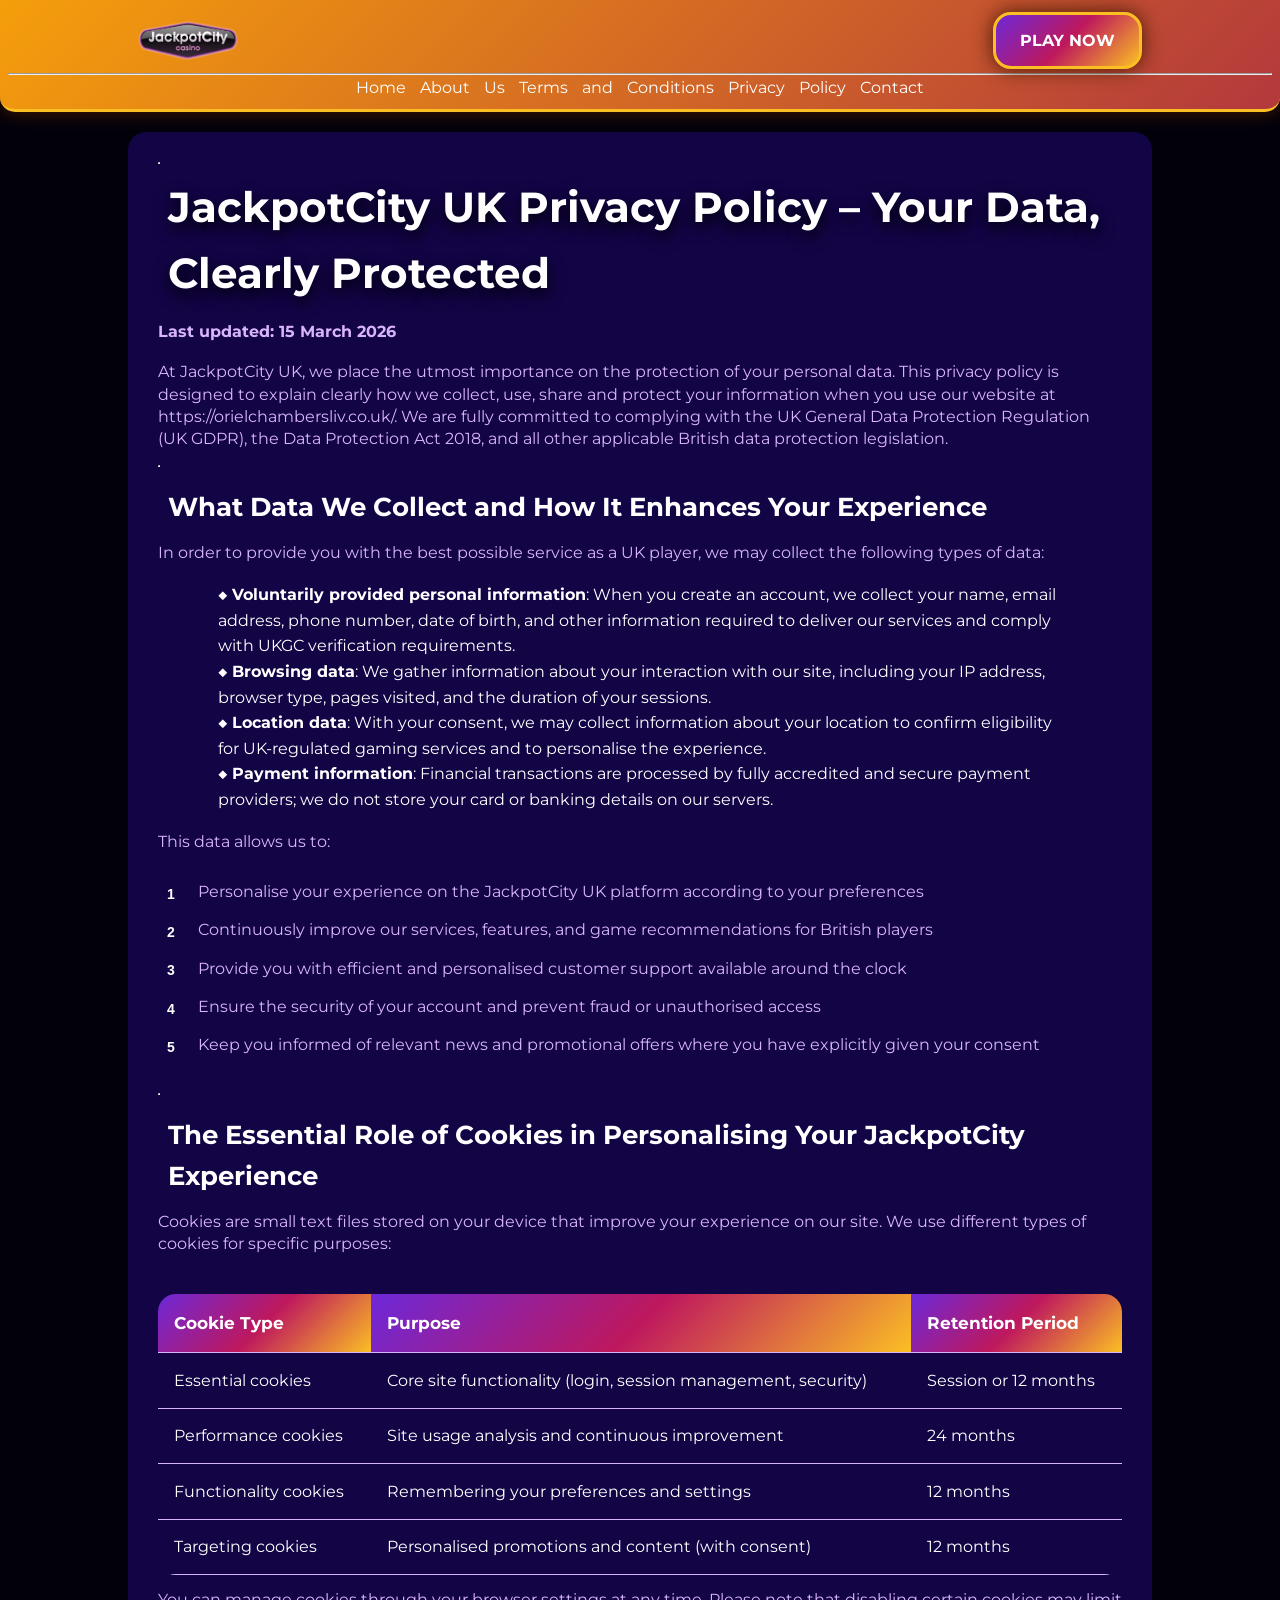
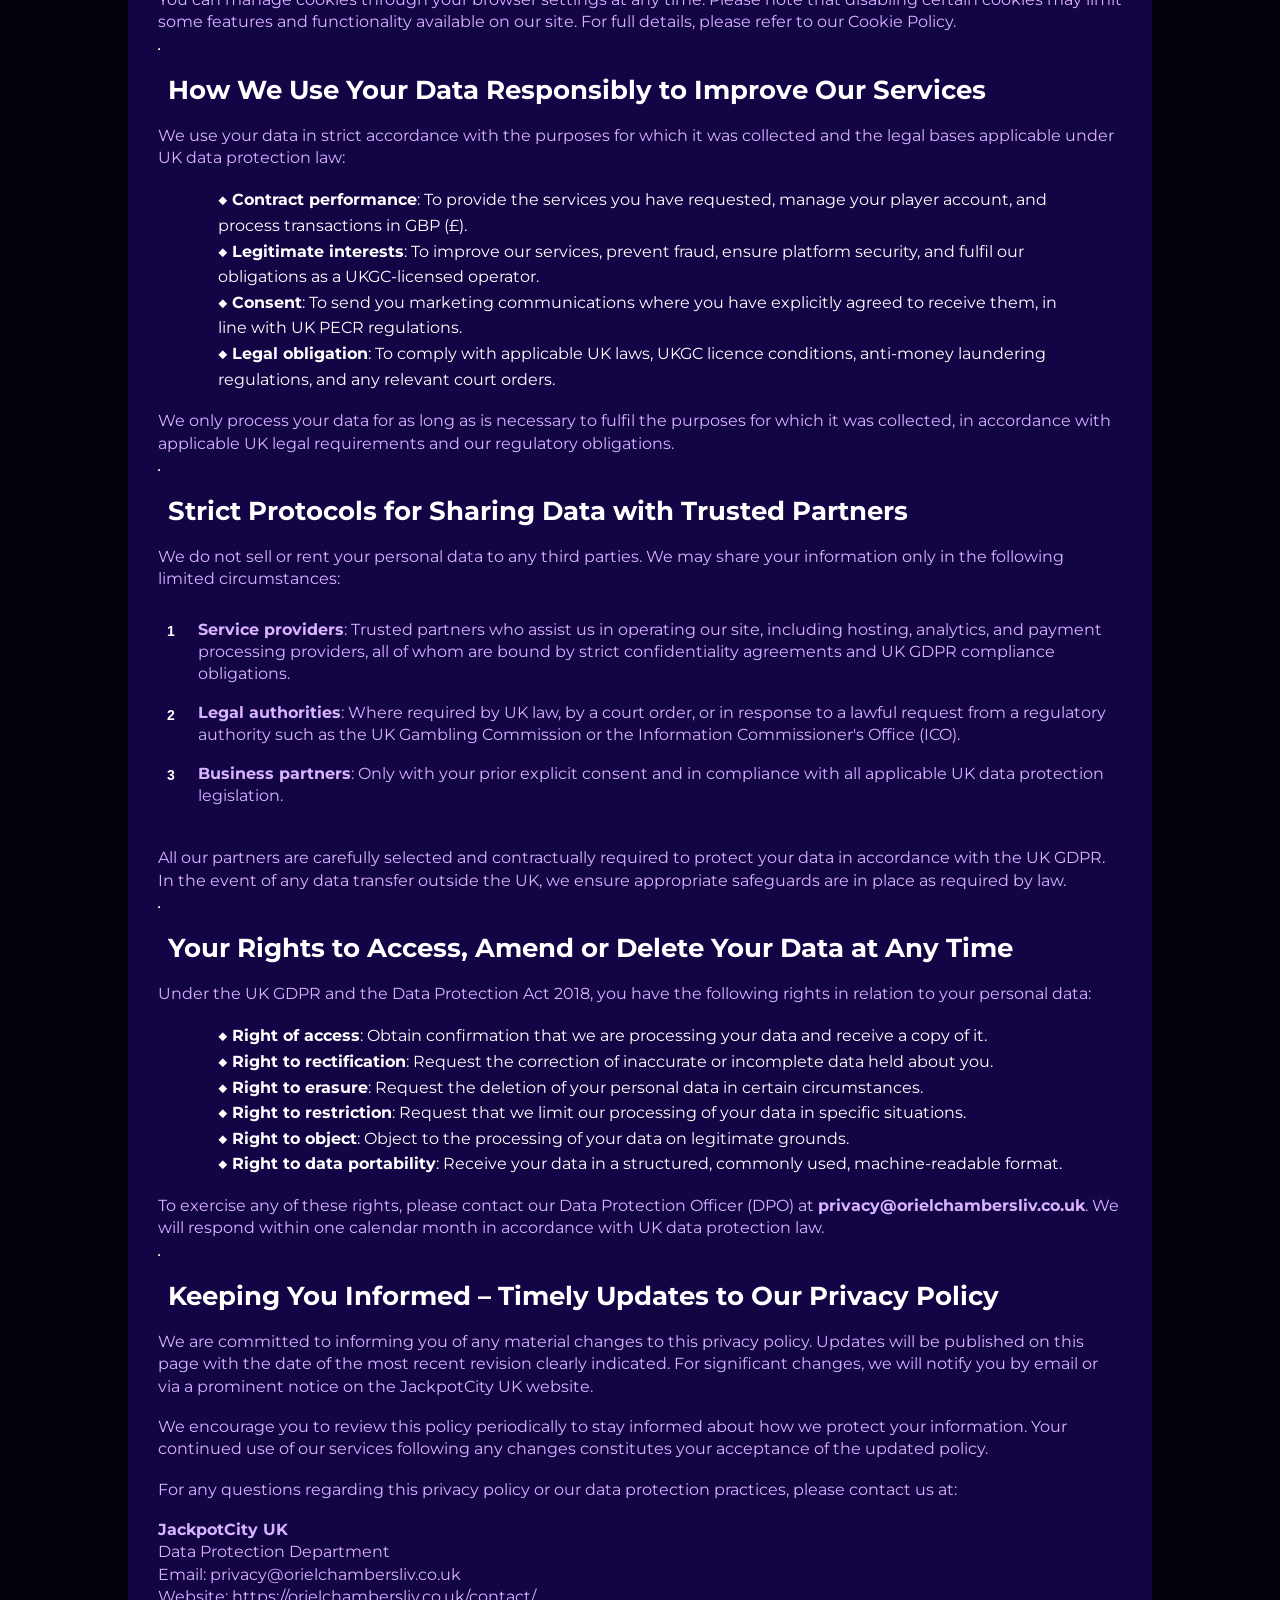
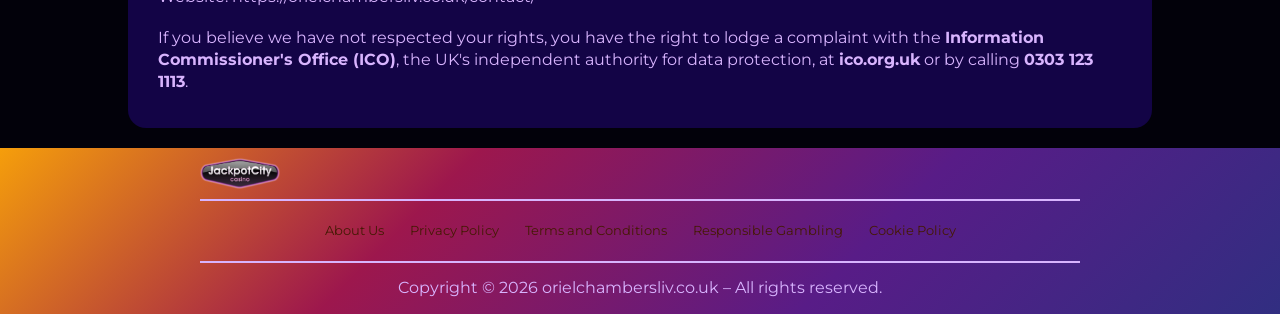
<file: privacy-policy/index.html>
<!DOCTYPE html>
<html lang="en">

<head>
    <meta charset="UTF-8">
    <meta name="viewport" content="width=device-width, initial-scale=1.0">
    <link rel="stylesheet" href="/style.css">
    <link rel="shortcut icon" href="/favicon.ico" type="image/x-icon">
    <title>JackpotCity UK – Privacy Policy & Data Protection Commitment</title>
    <meta name="description"
        content="JackpotCity UK guarantees full transparency in data handling. Learn how we collect, protect and use your information safely for a more secure and personalised casino experience.">
    <meta name="googlebot" content="index,follow,noarchive">

    <link rel="canonical" href="https://orielchambersliv.co.uk/privacy-policy/">

    <meta property="og:type" content="website" />
    <meta property="og:title" content="JackpotCity UK – Privacy Policy" />
    <meta property="og:description"
        content="Our commitment to data protection and transparency for players in the United Kingdom." />
    <meta property="og:url" content="https://orielchambersliv.co.uk/privacy-policy/" />
    <meta property="og:site_name" content="JackpotCity UK" />
    <meta property="og:locale" content="en_GB" />

    <meta name="twitter:card" content="summary" />
    <meta name="twitter:title" content="Privacy Policy – JackpotCity UK" />
    <meta name="twitter:description"
        content="Data protection and transparency for our players across the United Kingdom." />

    <script type="application/ld+json">
        {
            "@context": "https://schema.org",
            "@type": "WebPage",
            "name": "Privacy Policy – JackpotCity UK",
            "description": "Privacy policy of JackpotCity UK regarding the collection and processing of personal data.",
            "url": "https://orielchambersliv.co.uk/privacy-policy/",
            "inLanguage": "en-GB"
        }
    </script>
</head>

<body>
    <header>
        <div class="logo-container">
            <a href="/">
                <img src="/img/logo.webp" alt="JackpotCity UK Logo" width="100" height="80">
            </a>
            <a href="/play/" class="btn" rel="nofollow" content="noindex">PLAY NOW</a>
        </div>
        <hr>
        <nav class="navigation-list">
            <a href="/">Home</a>
            <a href="/about-us/">About Us</a>
            <a href="/terms-and-conditions/">Terms and Conditions</a>
            <a href="/privacy-policy/">Privacy Policy</a>
            <a href="/contact/">Contact</a>
        </nav>
    </header>

    <main>
        <div class="container-long">
            <hr class="title-line">
            <h1>JackpotCity UK Privacy Policy – Your Data, Clearly Protected</h1>

            <p><strong>Last updated: 15 March 2026</strong></p>

            <p>At JackpotCity UK, we place the utmost importance on the protection of your personal data. This privacy
                policy is designed to explain clearly how we collect, use, share and protect your information when you
                use our website at https://orielchambersliv.co.uk/. We are fully committed to complying with the UK
                General Data Protection Regulation (UK GDPR), the Data Protection Act 2018, and all other applicable
                British data protection legislation.</p>

            <hr class="title-line">
            <h2>What Data We Collect and How It Enhances Your Experience</h2>

            <p>In order to provide you with the best possible service as a UK player, we may collect the following types
                of data:</p>

            <ul>
                <li><strong>Voluntarily provided personal information</strong>: When you create an account, we collect
                    your name, email address, phone number, date of birth, and other information required to deliver our
                    services and comply with UKGC verification requirements.</li>
                <li><strong>Browsing data</strong>: We gather information about your interaction with our site,
                    including your IP address, browser type, pages visited, and the duration of your sessions.</li>
                <li><strong>Location data</strong>: With your consent, we may collect information about your location to
                    confirm eligibility for UK-regulated gaming services and to personalise the experience.</li>
                <li><strong>Payment information</strong>: Financial transactions are processed by fully accredited and
                    secure payment providers; we do not store your card or banking details on our servers.</li>
            </ul>

            <p>This data allows us to:</p>

            <ol class="pink-circle-list">
                <li>
                    <p>Personalise your experience on the JackpotCity UK platform according to your preferences</p>
                </li>
                <li>
                    <p>Continuously improve our services, features, and game recommendations for British players</p>
                </li>
                <li>
                    <p>Provide you with efficient and personalised customer support available around the clock</p>
                </li>
                <li>
                    <p>Ensure the security of your account and prevent fraud or unauthorised access</p>
                </li>
                <li>
                    <p>Keep you informed of relevant news and promotional offers where you have explicitly given your
                        consent</p>
                </li>
            </ol>

            <hr class="title-line">
            <h2>The Essential Role of Cookies in Personalising Your JackpotCity Experience</h2>

            <p>Cookies are small text files stored on your device that improve your experience on our site. We use
                different types of cookies for specific purposes:</p>

            <div class="table-wrapper">
                <table>
                    <tr>
                        <th>Cookie Type</th>
                        <th>Purpose</th>
                        <th>Retention Period</th>
                    </tr>
                    <tr>
                        <td>Essential cookies</td>
                        <td>Core site functionality (login, session management, security)</td>
                        <td>Session or 12 months</td>
                    </tr>
                    <tr>
                        <td>Performance cookies</td>
                        <td>Site usage analysis and continuous improvement</td>
                        <td>24 months</td>
                    </tr>
                    <tr>
                        <td>Functionality cookies</td>
                        <td>Remembering your preferences and settings</td>
                        <td>12 months</td>
                    </tr>
                    <tr>
                        <td>Targeting cookies</td>
                        <td>Personalised promotions and content (with consent)</td>
                        <td>12 months</td>
                    </tr>
                </table>
            </div>

            <p>You can manage cookies through your browser settings at any time. Please note that disabling certain
                cookies may limit some features and functionality available on our site. For full details, please refer
                to our <a href="/cookie-policy/">Cookie Policy</a>.</p>

            <hr class="title-line">
            <h2>How We Use Your Data Responsibly to Improve Our Services</h2>

            <p>We use your data in strict accordance with the purposes for which it was collected and the legal bases
                applicable under UK data protection law:</p>

            <ul>
                <li><strong>Contract performance</strong>: To provide the services you have requested, manage your
                    player account, and process transactions in GBP (£).</li>
                <li><strong>Legitimate interests</strong>: To improve our services, prevent fraud, ensure platform
                    security, and fulfil our obligations as a UKGC-licensed operator.</li>
                <li><strong>Consent</strong>: To send you marketing communications where you have explicitly agreed to
                    receive them, in line with UK PECR regulations.</li>
                <li><strong>Legal obligation</strong>: To comply with applicable UK laws, UKGC licence conditions,
                    anti-money laundering regulations, and any relevant court orders.</li>
            </ul>

            <p>We only process your data for as long as is necessary to fulfil the purposes for which it was collected,
                in accordance with applicable UK legal requirements and our regulatory obligations.</p>

            <hr class="title-line">
            <h2>Strict Protocols for Sharing Data with Trusted Partners</h2>

            <p>We do not sell or rent your personal data to any third parties. We may share your information only in the
                following limited circumstances:</p>

            <ol class="pink-circle-list">
                <li>
                    <p><strong>Service providers</strong>: Trusted partners who assist us in operating our site,
                        including hosting, analytics, and payment processing providers, all of whom are bound by strict
                        confidentiality agreements and UK GDPR compliance obligations.</p>
                </li>
                <li>
                    <p><strong>Legal authorities</strong>: Where required by UK law, by a court order, or in response to
                        a lawful request from a regulatory authority such as the UK Gambling Commission or the
                        Information Commissioner's Office (ICO).</p>
                </li>
                <li>
                    <p><strong>Business partners</strong>: Only with your prior explicit consent and in compliance with
                        all applicable UK data protection legislation.</p>
                </li>
            </ol>

            <p>All our partners are carefully selected and contractually required to protect your data in accordance
                with the UK GDPR. In the event of any data transfer outside the UK, we ensure appropriate safeguards are
                in place as required by law.</p>

            <hr class="title-line">
            <h2>Your Rights to Access, Amend or Delete Your Data at Any Time</h2>

            <p>Under the UK GDPR and the Data Protection Act 2018, you have the following rights in relation to your
                personal data:</p>

            <ul>
                <li><strong>Right of access</strong>: Obtain confirmation that we are processing your data and receive a
                    copy of it.</li>
                <li><strong>Right to rectification</strong>: Request the correction of inaccurate or incomplete data
                    held about you.</li>
                <li><strong>Right to erasure</strong>: Request the deletion of your personal data in certain
                    circumstances.</li>
                <li><strong>Right to restriction</strong>: Request that we limit our processing of your data in specific
                    situations.</li>
                <li><strong>Right to object</strong>: Object to the processing of your data on legitimate grounds.</li>
                <li><strong>Right to data portability</strong>: Receive your data in a structured, commonly used,
                    machine-readable format.</li>
            </ul>

            <p>To exercise any of these rights, please contact our Data Protection Officer (DPO) at
                <strong>privacy@orielchambersliv.co.uk</strong>. We will respond within one calendar month in accordance
                with UK data protection law.
            </p>

            <hr class="title-line">
            <h2>Keeping You Informed – Timely Updates to Our Privacy Policy</h2>

            <p>We are committed to informing you of any material changes to this privacy policy. Updates will be
                published on this page with the date of the most recent revision clearly indicated. For significant
                changes, we will notify you by email or via a prominent notice on the JackpotCity UK website.</p>

            <p>We encourage you to review this policy periodically to stay informed about how we protect your
                information. Your continued use of our services following any changes constitutes your acceptance of the
                updated policy.</p>

            <p>For any questions regarding this privacy policy or our data protection practices, please contact us at:
            </p>

            <p><strong>JackpotCity UK</strong><br>
                Data Protection Department<br>
                Email: privacy@orielchambersliv.co.uk<br>
                Website: https://orielchambersliv.co.uk/contact/</p>

            <p>If you believe we have not respected your rights, you have the right to lodge a complaint with the
                <strong>Information Commissioner's Office (ICO)</strong>, the UK's independent authority for data
                protection, at <strong>ico.org.uk</strong> or by calling <strong>0303 123 1113</strong>.
            </p>
        </div>
    </main>

    <footer>
        <a href="/">
            <img src="/img/logo.webp" alt="JackpotCity UK" width="80" height="80">
        </a>
        <hr class="faq-hr">
        <div class="flex-wrapper">
            <a href="/about-us/">About Us</a>
            <a href="/privacy-policy/">Privacy Policy</a>
            <a href="/terms-and-conditions/">Terms and Conditions</a>
            <a href="/responsible-gambling/">Responsible Gambling</a>
            <a href="/cookie-policy/">Cookie Policy</a>
        </div>
        <hr class="faq-hr">
        <p>
            Copyright © 2026 orielchambersliv.co.uk – All rights reserved.
        </p>
    </footer>
</body>

</html>
</file>
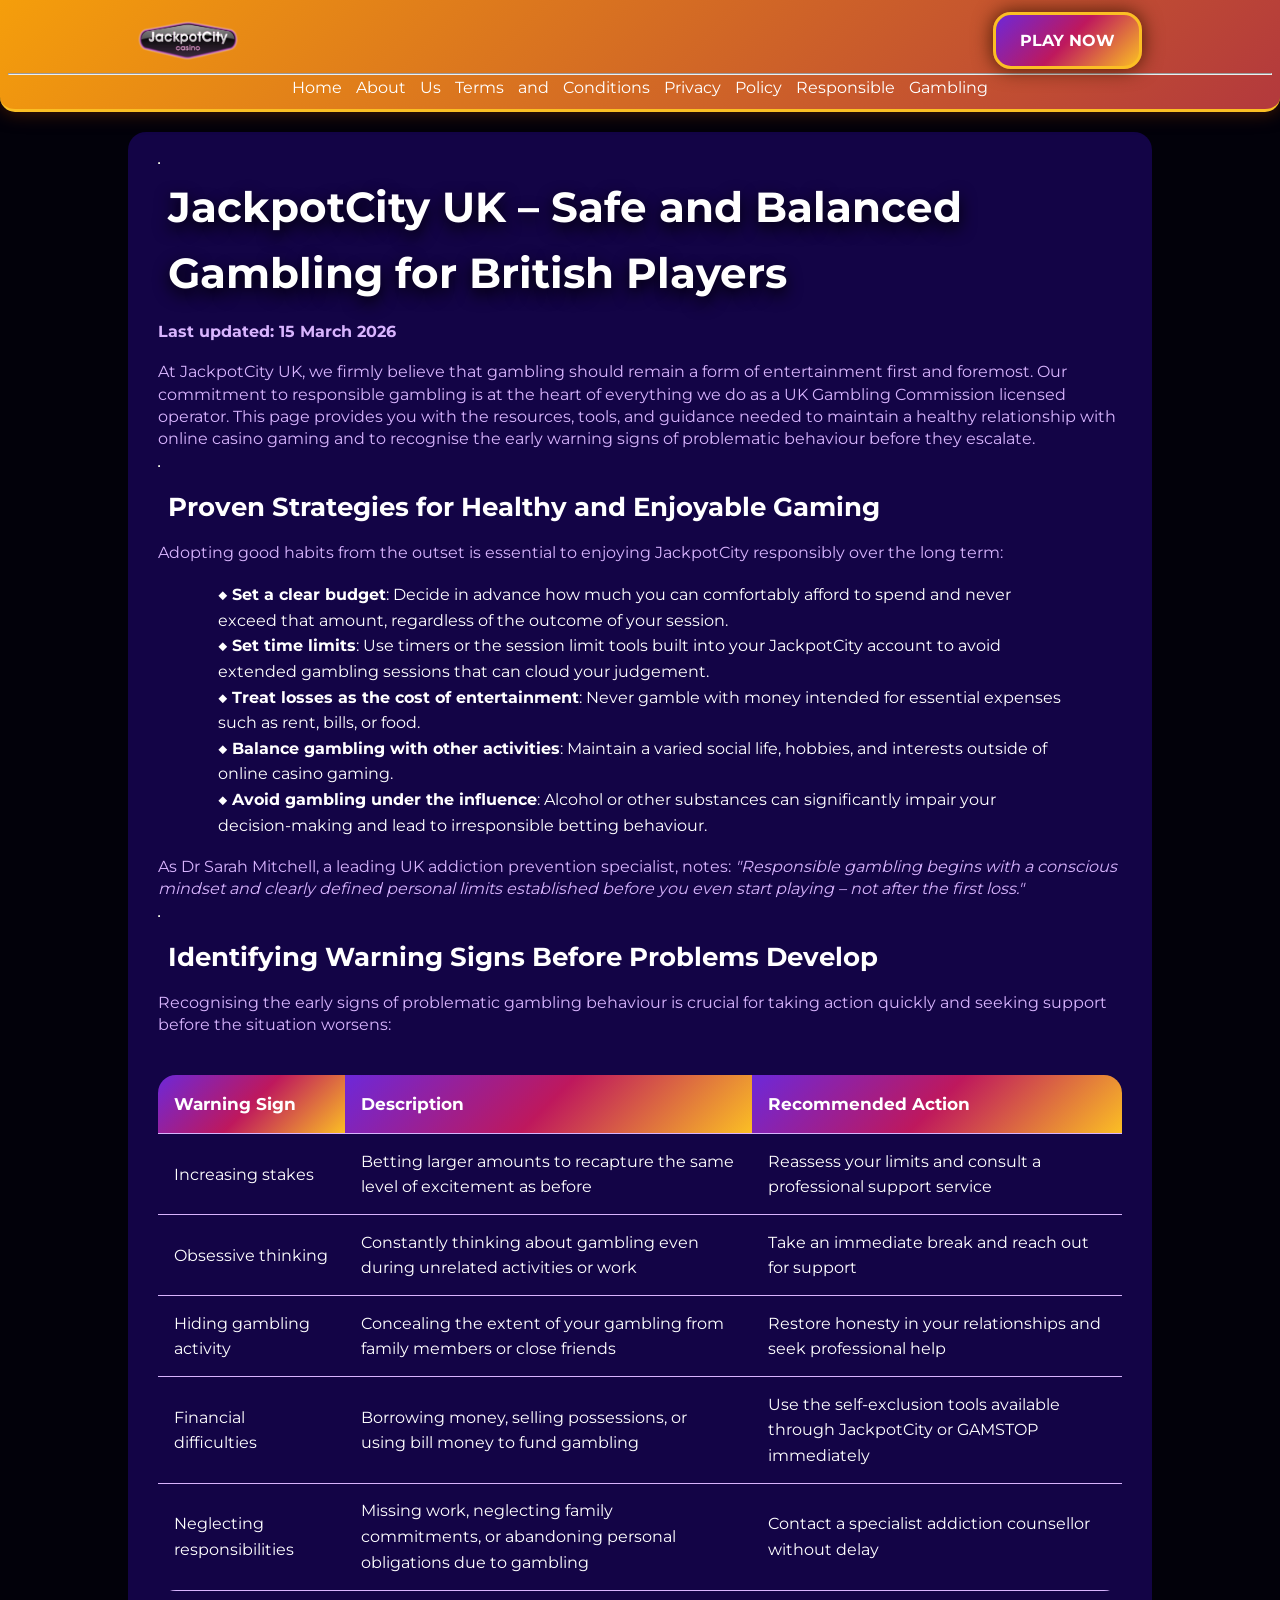
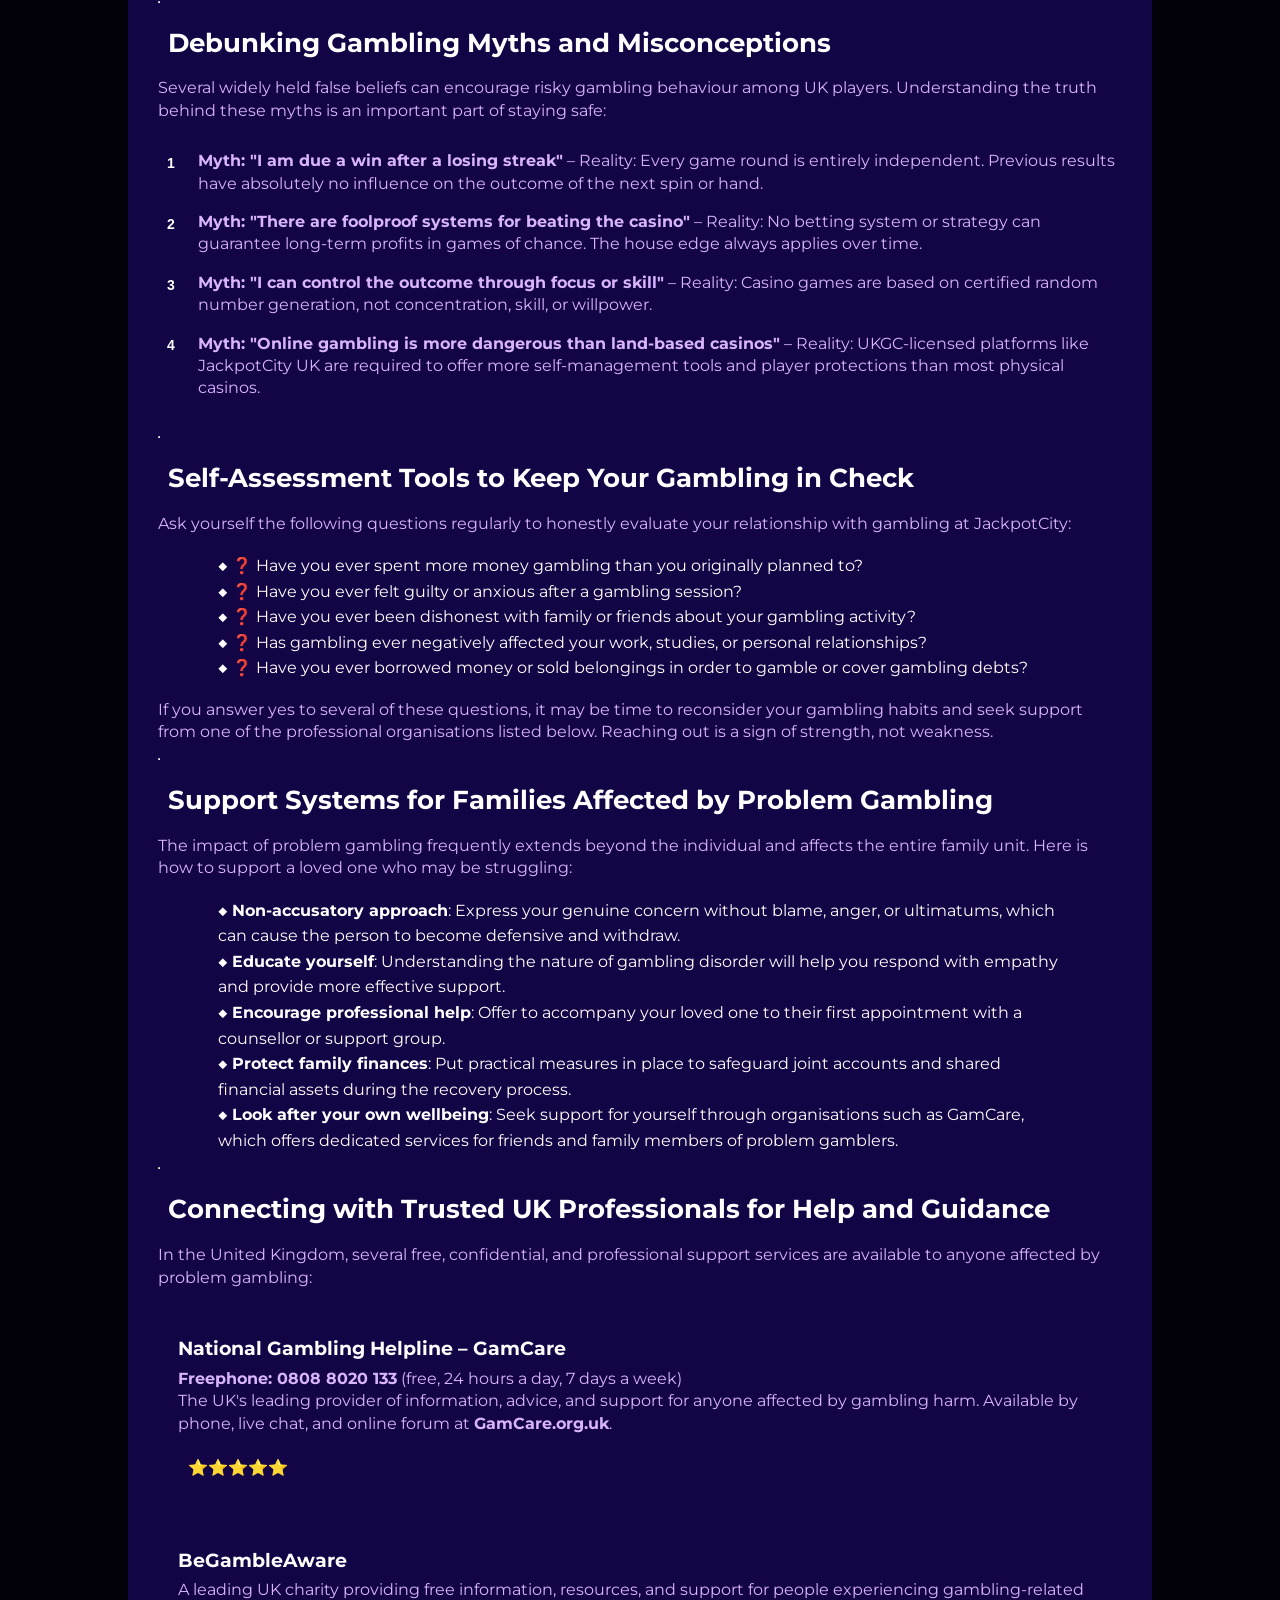
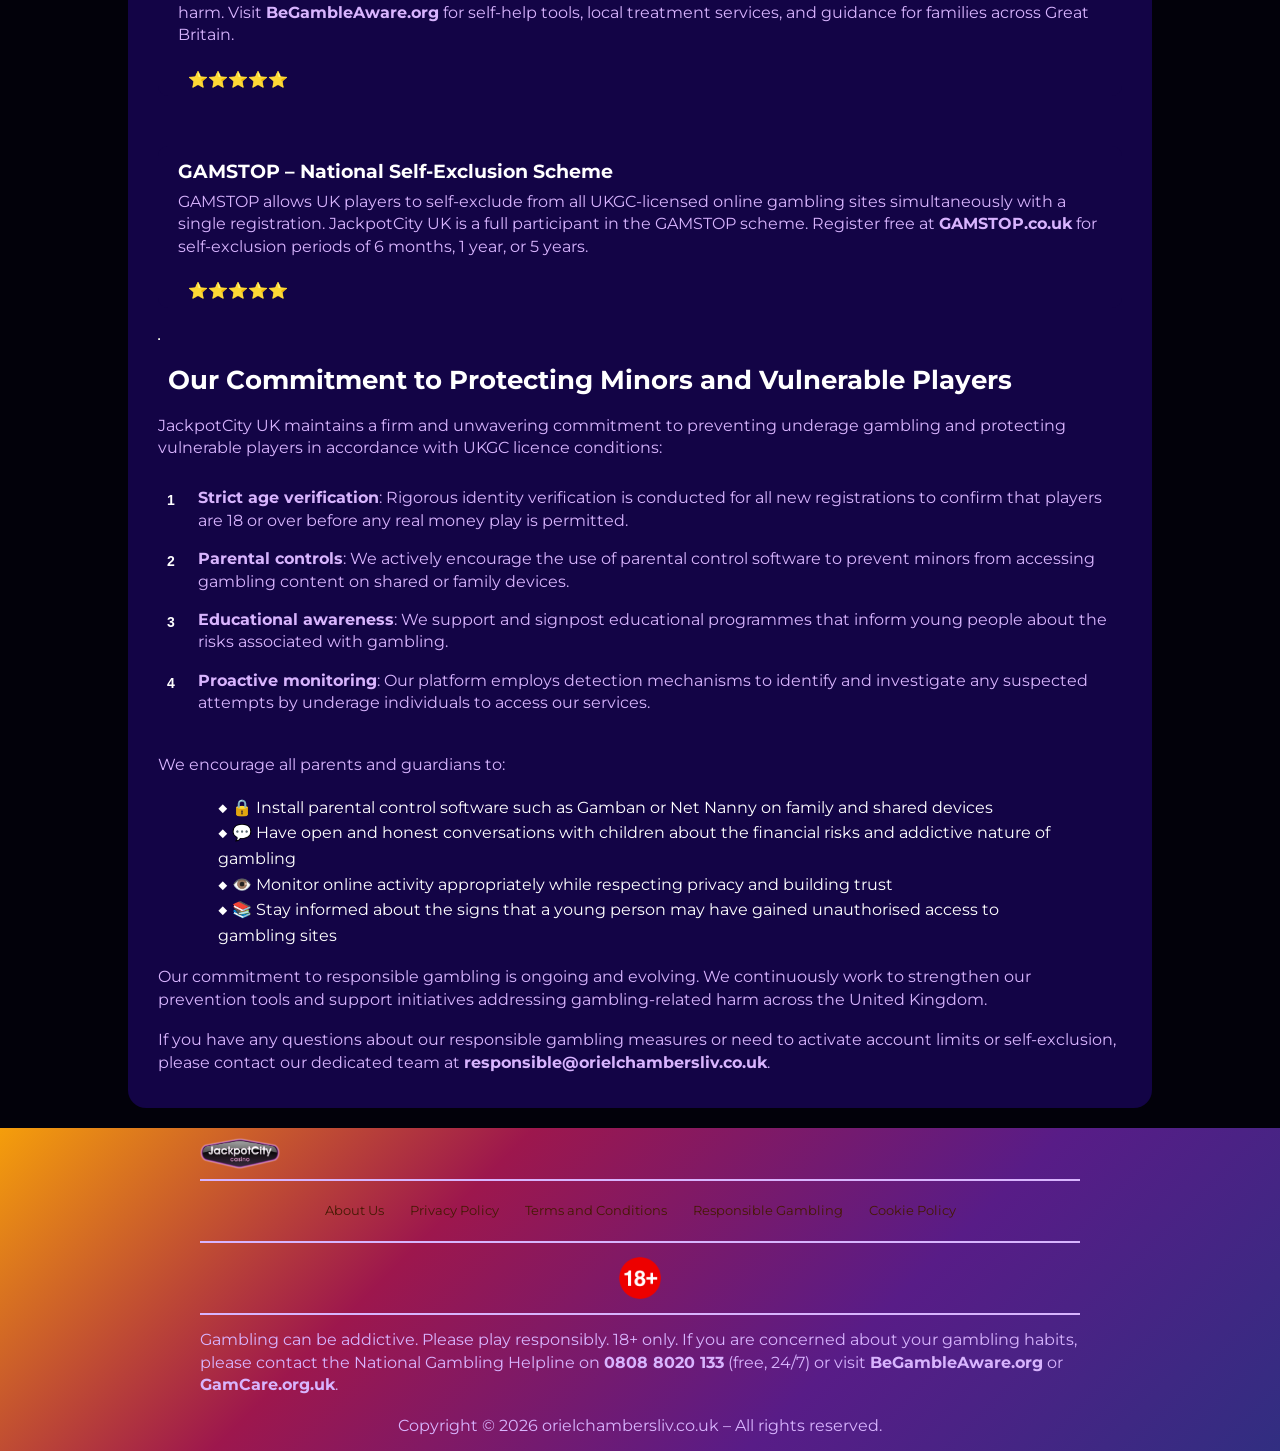
<file: responsible-gambling/index.html>
<!DOCTYPE html>
<html lang="en">

<head>
    <meta charset="UTF-8">
    <meta name="viewport" content="width=device-width, initial-scale=1.0">
    <link rel="stylesheet" href="/style.css">
    <link rel="shortcut icon" href="/favicon.ico" type="image/x-icon">
    <title>Responsible Gambling – JackpotCity UK</title>
    <meta name="description"
        content="JackpotCity UK helps you gamble responsibly and stay in control. Learn to recognise at-risk behaviour, use effective self-control tools and find professional support for safe gaming in Great Britain.">
    <meta name="googlebot" content="index,follow,noarchive">

    <link rel="canonical" href="https://orielchambersliv.co.uk/responsible-gambling/">

    <meta property="og:type" content="website" />
    <meta property="og:title" content="Responsible Gambling – JackpotCity UK" />
    <meta property="og:description"
        content="Our commitment to safe and balanced gambling for players across the United Kingdom." />
    <meta property="og:url" content="https://orielchambersliv.co.uk/responsible-gambling/" />
    <meta property="og:site_name" content="JackpotCity UK" />
    <meta property="og:locale" content="en_GB" />

    <meta name="twitter:card" content="summary" />
    <meta name="twitter:title" content="Responsible Gambling – JackpotCity UK" />
    <meta name="twitter:description" content="Strategies and tools for responsible gaming across the United Kingdom." />

    <script type="application/ld+json">
        {
            "@context": "https://schema.org",
            "@type": "WebPage",
            "name": "Responsible Gambling – JackpotCity UK",
            "description": "A comprehensive guide to responsible gambling for players in the United Kingdom.",
            "url": "https://orielchambersliv.co.uk/responsible-gambling/",
            "inLanguage": "en-GB"
        }
    </script>
</head>

<body>
    <header>
        <div class="logo-container">
            <a href="/">
                <img src="/img/logo.webp" alt="JackpotCity UK Logo" width="100" height="80">
            </a>
            <a href="/play/" class="btn" rel="nofollow" content="noindex">PLAY NOW</a>
        </div>
        <hr>
        <nav class="navigation-list">
            <a href="/">Home</a>
            <a href="/about-us/">About Us</a>
            <a href="/terms-and-conditions/">Terms and Conditions</a>
            <a href="/privacy-policy/">Privacy Policy</a>
            <a href="/responsible-gambling/">Responsible Gambling</a>
        </nav>
    </header>

    <main>
        <div class="container-long">
            <hr class="title-line">
            <h1>JackpotCity UK – Safe and Balanced Gambling for British Players</h1>

            <p><strong>Last updated: 15 March 2026</strong></p>

            <p>At JackpotCity UK, we firmly believe that gambling should remain a form of entertainment first and
                foremost. Our commitment to responsible gambling is at the heart of everything we do as a UK Gambling
                Commission licensed operator. This page provides you with the resources, tools, and guidance needed to
                maintain a healthy relationship with online casino gaming and to recognise the early warning signs of
                problematic behaviour before they escalate.</p>

            <hr class="title-line">
            <h2>Proven Strategies for Healthy and Enjoyable Gaming</h2>

            <p>Adopting good habits from the outset is essential to enjoying JackpotCity responsibly over the long term:
            </p>

            <ul>
                <li><strong>Set a clear budget</strong>: Decide in advance how much you can comfortably afford to spend
                    and never exceed that amount, regardless of the outcome of your session.</li>
                <li><strong>Set time limits</strong>: Use timers or the session limit tools built into your JackpotCity
                    account to avoid extended gambling sessions that can cloud your judgement.</li>
                <li><strong>Treat losses as the cost of entertainment</strong>: Never gamble with money intended for
                    essential expenses such as rent, bills, or food.</li>
                <li><strong>Balance gambling with other activities</strong>: Maintain a varied social life, hobbies, and
                    interests outside of online casino gaming.</li>
                <li><strong>Avoid gambling under the influence</strong>: Alcohol or other substances can significantly
                    impair your decision-making and lead to irresponsible betting behaviour.</li>
            </ul>

            <p>As Dr Sarah Mitchell, a leading UK addiction prevention specialist, notes: <em>"Responsible gambling
                    begins with a conscious mindset and clearly defined personal limits established before you even
                    start playing – not after the first loss."</em></p>

            <hr class="title-line">
            <h2>Identifying Warning Signs Before Problems Develop</h2>

            <p>Recognising the early signs of problematic gambling behaviour is crucial for taking action quickly and
                seeking support before the situation worsens:</p>

            <div class="table-wrapper">
                <table>
                    <tr>
                        <th>Warning Sign</th>
                        <th>Description</th>
                        <th>Recommended Action</th>
                    </tr>
                    <tr>
                        <td>Increasing stakes</td>
                        <td>Betting larger amounts to recapture the same level of excitement as before</td>
                        <td>Reassess your limits and consult a professional support service</td>
                    </tr>
                    <tr>
                        <td>Obsessive thinking</td>
                        <td>Constantly thinking about gambling even during unrelated activities or work</td>
                        <td>Take an immediate break and reach out for support</td>
                    </tr>
                    <tr>
                        <td>Hiding gambling activity</td>
                        <td>Concealing the extent of your gambling from family members or close friends</td>
                        <td>Restore honesty in your relationships and seek professional help</td>
                    </tr>
                    <tr>
                        <td>Financial difficulties</td>
                        <td>Borrowing money, selling possessions, or using bill money to fund gambling</td>
                        <td>Use the self-exclusion tools available through JackpotCity or GAMSTOP immediately</td>
                    </tr>
                    <tr>
                        <td>Neglecting responsibilities</td>
                        <td>Missing work, neglecting family commitments, or abandoning personal obligations due to
                            gambling</td>
                        <td>Contact a specialist addiction counsellor without delay</td>
                    </tr>
                </table>
            </div>

            <hr class="title-line">
            <h2>Debunking Gambling Myths and Misconceptions</h2>

            <p>Several widely held false beliefs can encourage risky gambling behaviour among UK players. Understanding
                the truth behind these myths is an important part of staying safe:</p>

            <ol class="pink-circle-list">
                <li>
                    <p><strong>Myth: "I am due a win after a losing streak"</strong> – Reality: Every game round is
                        entirely independent. Previous results have absolutely no influence on the outcome of the next
                        spin or hand.</p>
                </li>
                <li>
                    <p><strong>Myth: "There are foolproof systems for beating the casino"</strong> – Reality: No betting
                        system or strategy can guarantee long-term profits in games of chance. The house edge always
                        applies over time.</p>
                </li>
                <li>
                    <p><strong>Myth: "I can control the outcome through focus or skill"</strong> – Reality: Casino games
                        are based on certified random number generation, not concentration, skill, or willpower.</p>
                </li>
                <li>
                    <p><strong>Myth: "Online gambling is more dangerous than land-based casinos"</strong> – Reality:
                        UKGC-licensed platforms like JackpotCity UK are required to offer more self-management tools and
                        player protections than most physical casinos.</p>
                </li>
            </ol>

            <hr class="title-line">
            <h2>Self-Assessment Tools to Keep Your Gambling in Check</h2>

            <p>Ask yourself the following questions regularly to honestly evaluate your relationship with gambling at
                JackpotCity:</p>

            <ul>
                <li>❓ Have you ever spent more money gambling than you originally planned to?</li>
                <li>❓ Have you ever felt guilty or anxious after a gambling session?</li>
                <li>❓ Have you ever been dishonest with family or friends about your gambling activity?</li>
                <li>❓ Has gambling ever negatively affected your work, studies, or personal relationships?</li>
                <li>❓ Have you ever borrowed money or sold belongings in order to gamble or cover gambling debts?</li>
            </ul>

            <p>If you answer yes to several of these questions, it may be time to reconsider your gambling habits and
                seek support from one of the professional organisations listed below. Reaching out is a sign of
                strength, not weakness.</p>

            <hr class="title-line">
            <h2>Support Systems for Families Affected by Problem Gambling</h2>

            <p>The impact of problem gambling frequently extends beyond the individual and affects the entire family
                unit. Here is how to support a loved one who may be struggling:</p>

            <ul>
                <li><strong>Non-accusatory approach</strong>: Express your genuine concern without blame, anger, or
                    ultimatums, which can cause the person to become defensive and withdraw.</li>
                <li><strong>Educate yourself</strong>: Understanding the nature of gambling disorder will help you
                    respond with empathy and provide more effective support.</li>
                <li><strong>Encourage professional help</strong>: Offer to accompany your loved one to their first
                    appointment with a counsellor or support group.</li>
                <li><strong>Protect family finances</strong>: Put practical measures in place to safeguard joint
                    accounts and shared financial assets during the recovery process.</li>
                <li><strong>Look after your own wellbeing</strong>: Seek support for yourself through organisations such
                    as GamCare, which offers dedicated services for friends and family members of problem gamblers.</li>
            </ul>

            <hr class="title-line">
            <h2>Connecting with Trusted UK Professionals for Help and Guidance</h2>

            <p>In the United Kingdom, several free, confidential, and professional support services are available to
                anyone affected by problem gambling:</p>

            <div class="casino-card">
                <div class="casino-center">
                    <div class="casino-code">
                        <h3>National Gambling Helpline – GamCare</h3>
                        <p><strong>Freephone: 0808 8020 133</strong> (free, 24 hours a day, 7 days a week)<br>
                            The UK's leading provider of information, advice, and support for anyone affected by
                            gambling harm. Available by phone, live chat, and online forum at
                            <strong>GamCare.org.uk</strong>.
                        </p>
                        <div class="casino-rating"><span class="star">⭐⭐⭐⭐⭐</span></div>
                    </div>
                </div>
            </div>

            <div class="casino-card">
                <div class="casino-center">
                    <div class="casino-code">
                        <h3>BeGambleAware</h3>
                        <p>A leading UK charity providing free information, resources, and support for people
                            experiencing gambling-related harm. Visit <strong>BeGambleAware.org</strong> for self-help
                            tools, local treatment services, and guidance for families across Great Britain.</p>
                        <div class="casino-rating"><span class="star">⭐⭐⭐⭐⭐</span></div>
                    </div>
                </div>
            </div>

            <div class="casino-card">
                <div class="casino-center">
                    <div class="casino-code">
                        <h3>GAMSTOP – National Self-Exclusion Scheme</h3>
                        <p>GAMSTOP allows UK players to self-exclude from all UKGC-licensed online gambling sites
                            simultaneously with a single registration. JackpotCity UK is a full participant in the
                            GAMSTOP scheme. Register free at <strong>GAMSTOP.co.uk</strong> for self-exclusion periods
                            of 6 months, 1 year, or 5 years.</p>
                        <div class="casino-rating"><span class="star">⭐⭐⭐⭐⭐</span></div>
                    </div>
                </div>
            </div>

            <hr class="title-line">
            <h2>Our Commitment to Protecting Minors and Vulnerable Players</h2>

            <p>JackpotCity UK maintains a firm and unwavering commitment to preventing underage gambling and protecting
                vulnerable players in accordance with UKGC licence conditions:</p>

            <ol class="pink-circle-list">
                <li>
                    <p><strong>Strict age verification</strong>: Rigorous identity verification is conducted for all new
                        registrations to confirm that players are 18 or over before any real money play is permitted.
                    </p>
                </li>
                <li>
                    <p><strong>Parental controls</strong>: We actively encourage the use of parental control software to
                        prevent minors from accessing gambling content on shared or family devices.</p>
                </li>
                <li>
                    <p><strong>Educational awareness</strong>: We support and signpost educational programmes that
                        inform young people about the risks associated with gambling.</p>
                </li>
                <li>
                    <p><strong>Proactive monitoring</strong>: Our platform employs detection mechanisms to identify and
                        investigate any suspected attempts by underage individuals to access our services.</p>
                </li>
            </ol>

            <p>We encourage all parents and guardians to:</p>

            <ul>
                <li>🔒 Install parental control software such as Gamban or Net Nanny on family and shared devices</li>
                <li>💬 Have open and honest conversations with children about the financial risks and addictive nature
                    of gambling</li>
                <li>👁️ Monitor online activity appropriately while respecting privacy and building trust</li>
                <li>📚 Stay informed about the signs that a young person may have gained unauthorised access to gambling
                    sites</li>
            </ul>

            <p>Our commitment to responsible gambling is ongoing and evolving. We continuously work to strengthen our
                prevention tools and support initiatives addressing gambling-related harm across the United Kingdom.</p>

            <p>If you have any questions about our responsible gambling measures or need to activate account limits or
                self-exclusion, please contact our dedicated team at
                <strong>responsible@orielchambersliv.co.uk</strong>.
            </p>
        </div>
    </main>

    <footer>
        <a href="/">
            <img src="/img/logo.webp" alt="JackpotCity UK" width="80" height="80">
        </a>
        <hr class="faq-hr">
        <div class="flex-wrapper">
            <a href="/about-us/">About Us</a>
            <a href="/privacy-policy/">Privacy Policy</a>
            <a href="/terms-and-conditions/">Terms and Conditions</a>
            <a href="/responsible-gambling/">Responsible Gambling</a>
            <a href="/cookie-policy/">Cookie Policy</a>
        </div>
        <hr class="faq-hr">
        <img src="/img/18-icon.webp" alt="18+ Icon" width="50" height="50">
        <hr class="faq-hr">
        <p>
            Gambling can be addictive. Please play responsibly. 18+ only. If you are concerned about your gambling
            habits, please contact the National Gambling Helpline on <strong>0808 8020 133</strong> (free, 24/7) or
            visit <strong>BeGambleAware.org</strong> or <strong>GamCare.org.uk</strong>.
        </p>
        <p>
            Copyright © 2026 orielchambersliv.co.uk – All rights reserved.
        </p>
    </footer>
</body>

</html>
</file>
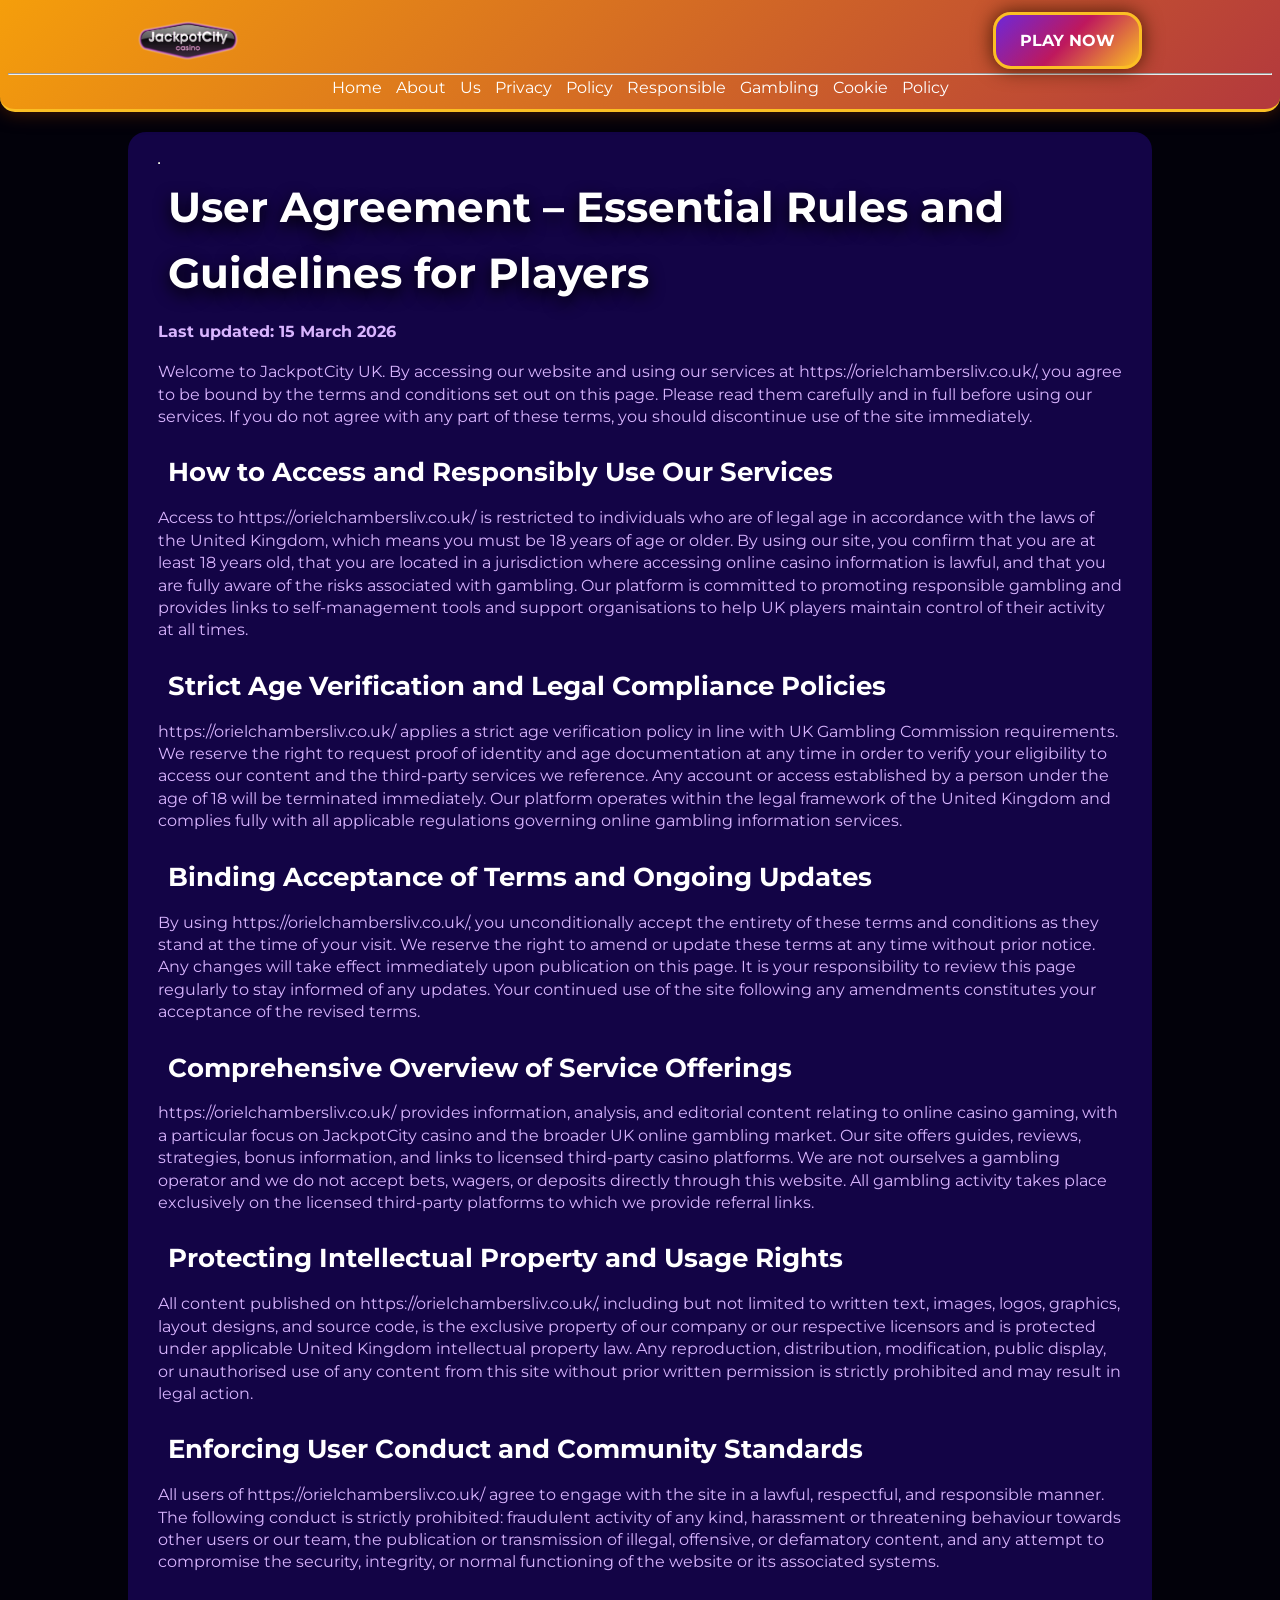
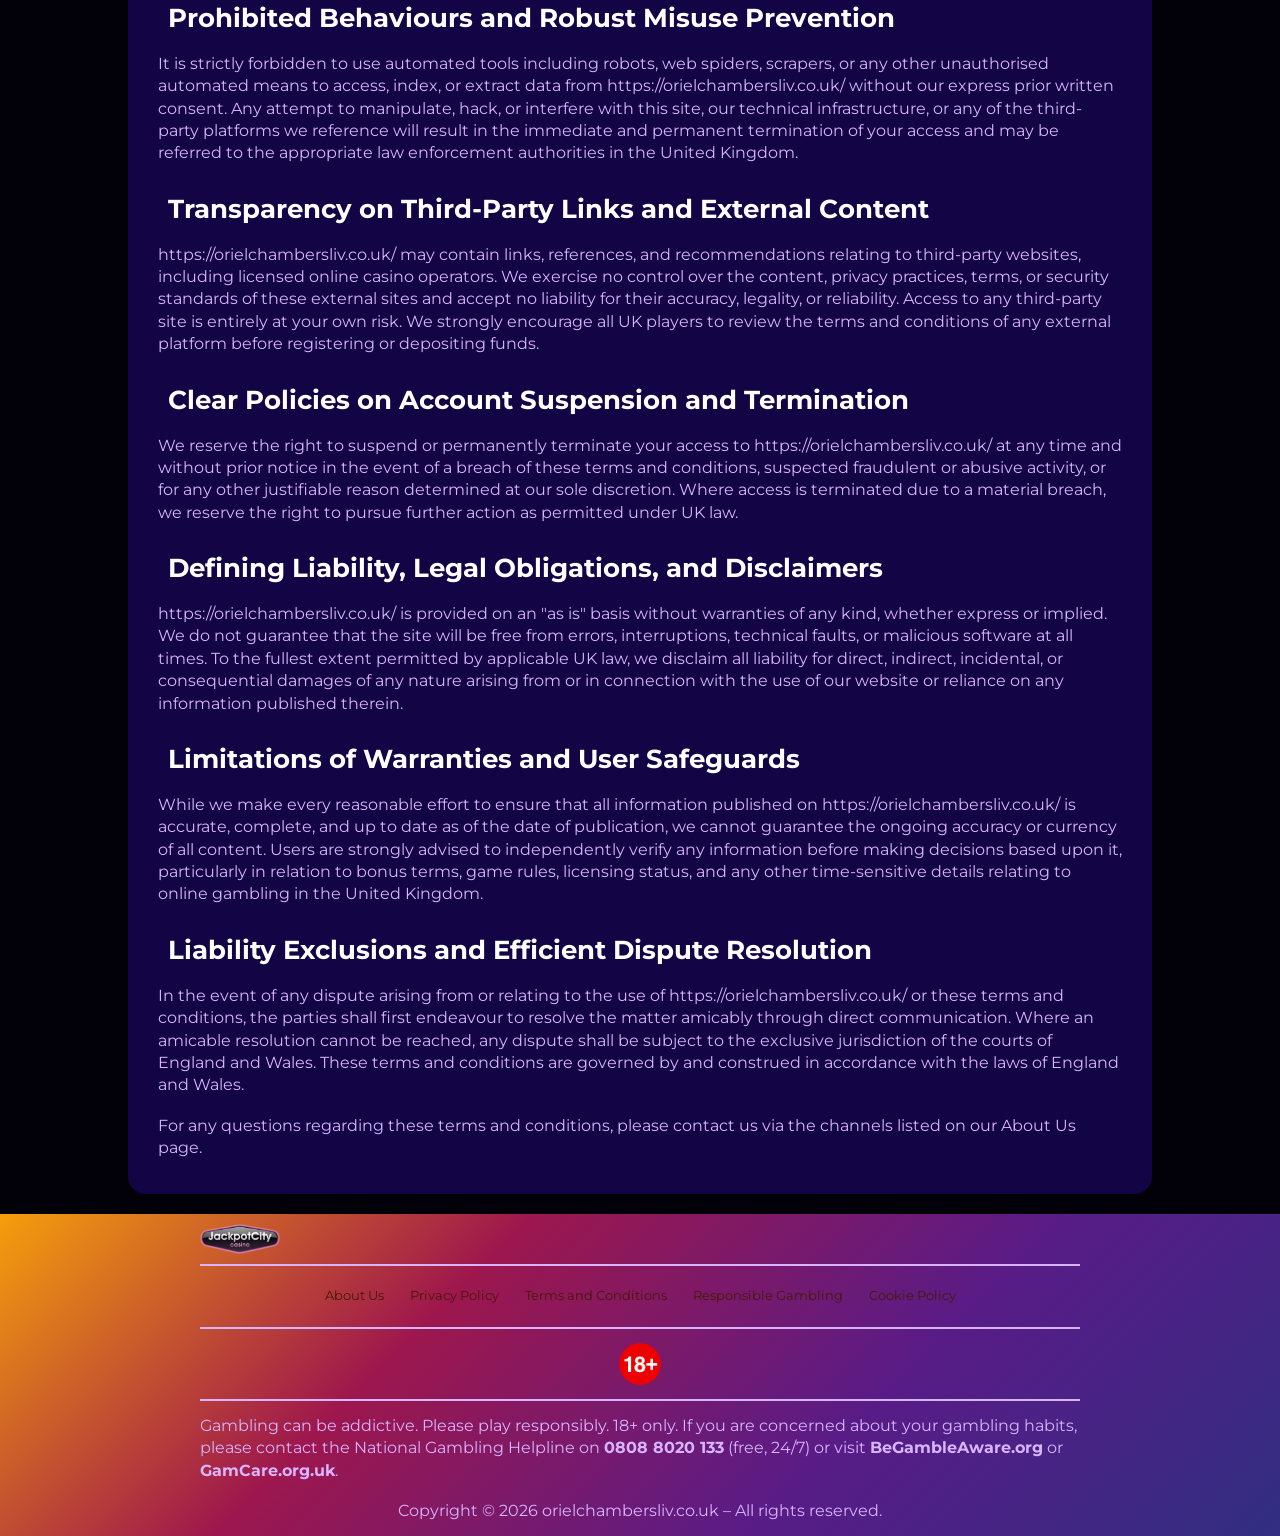
<file: terms-and-conditions/index.html>
<!DOCTYPE html>
<html lang="en">

<head>
    <meta charset="UTF-8">
    <meta name="viewport" content="width=device-width, initial-scale=1.0">
    <link rel="stylesheet" href="/style.css">
    <link rel="shortcut icon" href="/favicon.ico" type="image/x-icon">
    <title>User Agreement & Player Responsibilities – JackpotCity UK</title>
    <meta name="description"
        content="By using https://orielchambersliv.co.uk/, you agree to clear terms designed to protect your rights and ensure a safe, transparent and fair casino experience for all UK players.">
    <meta name="googlebot" content="index,follow,noarchive">

    <link rel="canonical" href="https://orielchambersliv.co.uk/terms-and-conditions/">

    <meta property="og:type" content="website" />
    <meta property="og:title" content="User Agreement & Player Responsibilities – JackpotCity UK" />
    <meta property="og:description"
        content="Terms and conditions – essential rules and guidelines for players at JackpotCity UK." />
    <meta property="og:url" content="https://orielchambersliv.co.uk/terms-and-conditions/" />
    <meta property="og:site_name" content="JackpotCity UK" />
    <meta property="og:locale" content="en_GB" />

    <meta name="twitter:card" content="summary" />
    <meta name="twitter:title" content="Terms and Conditions – JackpotCity UK" />
    <meta name="twitter:description"
        content="Terms and conditions – essential rules and guidelines for players at JackpotCity UK." />
</head>

<body>
    <header>
        <div class="logo-container">
            <a href="/">
                <img src="/img/logo.webp" alt="JackpotCity UK Logo" width="100" height="80">
            </a>
            <a href="/play/" class="btn" rel="nofollow" content="noindex">PLAY NOW</a>
        </div>
        <hr>
        <nav class="navigation-list">
            <a href="/">Home</a>
            <a href="/about-us/">About Us</a>
            <a href="/privacy-policy/">Privacy Policy</a>
            <a href="/responsible-gambling/">Responsible Gambling</a>
            <a href="/cookie-policy/">Cookie Policy</a>
        </nav>
    </header>

    <main>
        <div class="container-long">
            <hr class="title-line">
            <h1>User Agreement – Essential Rules and Guidelines for Players</h1>

            <p><strong>Last updated: 15 March 2026</strong></p>

            <p>Welcome to JackpotCity UK. By accessing our website and using our services at
                https://orielchambersliv.co.uk/, you agree to be bound by the terms and conditions set out on this page.
                Please read them carefully and in full before using our services. If you do not agree with any part of
                these terms, you should discontinue use of the site immediately.</p>

            <h2>How to Access and Responsibly Use Our Services</h2>
            <p>Access to https://orielchambersliv.co.uk/ is restricted to individuals who are of legal age in accordance
                with the laws of the United Kingdom, which means you must be 18 years of age or older. By using our
                site, you confirm that you are at least 18 years old, that you are located in a jurisdiction where
                accessing online casino information is lawful, and that you are fully aware of the risks associated with
                gambling. Our platform is committed to promoting responsible gambling and provides links to
                self-management tools and support organisations to help UK players maintain control of their activity at
                all times.</p>

            <h2>Strict Age Verification and Legal Compliance Policies</h2>
            <p>https://orielchambersliv.co.uk/ applies a strict age verification policy in line with UK Gambling
                Commission requirements. We reserve the right to request proof of identity and age documentation at any
                time in order to verify your eligibility to access our content and the third-party services we
                reference. Any account or access established by a person under the age of 18 will be terminated
                immediately. Our platform operates within the legal framework of the United Kingdom and complies fully
                with all applicable regulations governing online gambling information services.</p>

            <h2>Binding Acceptance of Terms and Ongoing Updates</h2>
            <p>By using https://orielchambersliv.co.uk/, you unconditionally accept the entirety of these terms and
                conditions as they stand at the time of your visit. We reserve the right to amend or update these terms
                at any time without prior notice. Any changes will take effect immediately upon publication on this
                page. It is your responsibility to review this page regularly to stay informed of any updates. Your
                continued use of the site following any amendments constitutes your acceptance of the revised terms.</p>

            <h2>Comprehensive Overview of Service Offerings</h2>
            <p>https://orielchambersliv.co.uk/ provides information, analysis, and editorial content relating to online
                casino gaming, with a particular focus on JackpotCity casino and the broader UK online gambling market.
                Our site offers guides, reviews, strategies, bonus information, and links to licensed third-party casino
                platforms. We are not ourselves a gambling operator and we do not accept bets, wagers, or deposits
                directly through this website. All gambling activity takes place exclusively on the licensed third-party
                platforms to which we provide referral links.</p>

            <h2>Protecting Intellectual Property and Usage Rights</h2>
            <p>All content published on https://orielchambersliv.co.uk/, including but not limited to written text,
                images, logos, graphics, layout designs, and source code, is the exclusive property of our company or
                our respective licensors and is protected under applicable United Kingdom intellectual property law. Any
                reproduction, distribution, modification, public display, or unauthorised use of any content from this
                site without prior written permission is strictly prohibited and may result in legal action.</p>

            <h2>Enforcing User Conduct and Community Standards</h2>
            <p>All users of https://orielchambersliv.co.uk/ agree to engage with the site in a lawful, respectful, and
                responsible manner. The following conduct is strictly prohibited: fraudulent activity of any kind,
                harassment or threatening behaviour towards other users or our team, the publication or transmission of
                illegal, offensive, or defamatory content, and any attempt to compromise the security, integrity, or
                normal functioning of the website or its associated systems.</p>

            <h2>Prohibited Behaviours and Robust Misuse Prevention</h2>
            <p>It is strictly forbidden to use automated tools including robots, web spiders, scrapers, or any other
                unauthorised automated means to access, index, or extract data from https://orielchambersliv.co.uk/
                without our express prior written consent. Any attempt to manipulate, hack, or interfere with this site,
                our technical infrastructure, or any of the third-party platforms we reference will result in the
                immediate and permanent termination of your access and may be referred to the appropriate law
                enforcement authorities in the United Kingdom.</p>

            <h2>Transparency on Third-Party Links and External Content</h2>
            <p>https://orielchambersliv.co.uk/ may contain links, references, and recommendations relating to
                third-party websites, including licensed online casino operators. We exercise no control over the
                content, privacy practices, terms, or security standards of these external sites and accept no liability
                for their accuracy, legality, or reliability. Access to any third-party site is entirely at your own
                risk. We strongly encourage all UK players to review the terms and conditions of any external platform
                before registering or depositing funds.</p>

            <h2>Clear Policies on Account Suspension and Termination</h2>
            <p>We reserve the right to suspend or permanently terminate your access to https://orielchambersliv.co.uk/
                at any time and without prior notice in the event of a breach of these terms and conditions, suspected
                fraudulent or abusive activity, or for any other justifiable reason determined at our sole discretion.
                Where access is terminated due to a material breach, we reserve the right to pursue further action as
                permitted under UK law.</p>

            <h2>Defining Liability, Legal Obligations, and Disclaimers</h2>
            <p>https://orielchambersliv.co.uk/ is provided on an "as is" basis without warranties of any kind, whether
                express or implied. We do not guarantee that the site will be free from errors, interruptions, technical
                faults, or malicious software at all times. To the fullest extent permitted by applicable UK law, we
                disclaim all liability for direct, indirect, incidental, or consequential damages of any nature arising
                from or in connection with the use of our website or reliance on any information published therein.</p>

            <h2>Limitations of Warranties and User Safeguards</h2>
            <p>While we make every reasonable effort to ensure that all information published on
                https://orielchambersliv.co.uk/ is accurate, complete, and up to date as of the date of publication, we
                cannot guarantee the ongoing accuracy or currency of all content. Users are strongly advised to
                independently verify any information before making decisions based upon it, particularly in relation to
                bonus terms, game rules, licensing status, and any other time-sensitive details relating to online
                gambling in the United Kingdom.</p>

            <h2>Liability Exclusions and Efficient Dispute Resolution</h2>
            <p>In the event of any dispute arising from or relating to the use of https://orielchambersliv.co.uk/ or
                these terms and conditions, the parties shall first endeavour to resolve the matter amicably through
                direct communication. Where an amicable resolution cannot be reached, any dispute shall be subject to
                the exclusive jurisdiction of the courts of England and Wales. These terms and conditions are governed
                by and construed in accordance with the laws of England and Wales.</p>

            <p>For any questions regarding these terms and conditions, please contact us via the channels listed on our
                <a href="/about-us/">About Us</a> page.
            </p>
        </div>
    </main>

    <footer>
        <a href="/">
            <img src="/img/logo.webp" alt="JackpotCity UK" width="80" height="80">
        </a>
        <hr class="faq-hr">
        <div class="flex-wrapper">
            <a href="/about-us/">About Us</a>
            <a href="/privacy-policy/">Privacy Policy</a>
            <a href="/terms-and-conditions/">Terms and Conditions</a>
            <a href="/responsible-gambling/">Responsible Gambling</a>
            <a href="/cookie-policy/">Cookie Policy</a>
        </div>
        <hr class="faq-hr">
        <img src="/img/18-icon.webp" alt="18+ Icon" width="50" height="50">
        <hr class="faq-hr">
        <p>
            Gambling can be addictive. Please play responsibly. 18+ only. If you are concerned about your gambling
            habits, please contact the National Gambling Helpline on <strong>0808 8020 133</strong> (free, 24/7) or
            visit <strong>BeGambleAware.org</strong> or <strong>GamCare.org.uk</strong>.
        </p>
        <p>
            Copyright © 2026 orielchambersliv.co.uk – All rights reserved.
        </p>
    </footer>
</body>

</html>
</file>
<file: style.css>
@font-face {
	font-family: Montserrat;
	src: url('./font/Montserrat-Regular.ttf') format('truetype');
	font-weight: 400;
	font-style: normal;
}
@font-face {
	font-family: Montserrat;
	src: url('./font/Montserrat-Medium.ttf') format('truetype');
	font-weight: 500;
	font-style: normal;
}
@font-face {
	font-family: Montserrat;
	src: url('./font/Montserrat-Bold.ttf') format('truetype');
	font-weight: 700;
	font-style: normal;
}

:root {
	--background-color: #02010a;
	--header: linear-gradient(-45deg, #312e81, #581c87, #9d174d, #f59e0b);
	--txt: #ffffff;
	--btn: linear-gradient(135deg, #6d28d9, #be185d, #fbbf24);
	--border: 18px;
	--container: #130446;
	--link: linear-gradient(to right, #f472b6, #d946ef, #6366f1);
	--p-txt: #d8b4fe;
	--vitrina: radial-gradient(circle at center, #1e1b4b 0%, #02010a 100%);
	--shadow: rgba(6, 182, 212, 0.3);
	--btn-shadow: #451a03;
	--second-shadow: #fbbf24;
}

* {
	margin: 0;
	padding: 0;
	box-sizing: border-box;
}

html {
	scroll-padding-top: 120px;
	scroll-behavior: smooth;
}

body {
	font-family: 'Montserrat', sans-serif;
	line-height: 1.6;
	color: var(--txt);
	background: var(--background-color);
	font-size: 1rem;
}

main {
	max-width: 80%;
	margin: 10px auto;
}

img,
video {
	max-width: 100%;
	height: auto;
	display: block;
}

a {
	text-decoration: none;
	color: var(--link);
	transition: color 0.3s ease;
}

a:hover {
	color: var(--btn-hover);
}

.accent-link {
	color: var(--btn);
}

h1 {
	font-size: 2.6rem;
	color: var(--txt);
	text-shadow: 0 6px 16px rgb(0, 0, 0);
	border-left: 4px solid var(--link);
	padding-left: 10px;
}

h2 {
	position: relative;
	font-size: 1.6rem;
	margin-top: 10px;
	color: var(--txt);
	border-left: 4px solid var(--link);
	padding-left: 10px;
}
h2::before {
	content: '';
	position: absolute;
	top: 10%;
	width: 25px;
	height: 25px;
	background: var(--p-txt);
	animation: morph 6s infinite;
	z-index: -1;
}

h3 {
	font-size: 1.2rem;
	margin-top: 10px;
	color: var(--txt);
}

ul {
	list-style: none;
	margin: 10px;
	color: var(--txt);
	margin: 4px 60px;
}

ul li::before {
	content: '◆ ';
	color: var(--btn);
}
/* custom list */
.pink-circle-list {
	counter-reset: step;
	list-style: none;
	padding-left: 0;
	margin: 10px 0;
}

.pink-circle-list li {
	counter-increment: step;
	margin-bottom: 1em;
	position: relative;
	padding-left: 40px;
}

.pink-circle-list li::before {
	content: counter(step);
	position: absolute;
	left: 0;
	top: 0;
	width: 26px;
	height: 26px;
	background-color: var(--link);
	color: var(--white);
	font-weight: bold;
	border-radius: 50%;
	display: flex;
	align-items: center;
	justify-content: center;
	font-family: sans-serif;
	font-size: 14px;
}

/*  */
p {
	color: var(--p-txt);
	font-size: 1rem;
	line-height: 1.4rem;
	margin: 4px 0;
}

blockquote {
	padding: 10px;
	font-style: italic;
	color: var(--p-txt);
	margin: 20px auto;
	background-color: var(--background-color);
	border-left: 4px solid var(--btn);
	border-right: 4px solid var(--btn);
}

.btn,
.btn-white {
	display: inline-block;
	background: var(--btn);
	color: var(--txt);
	padding: 0.8rem 1.5rem;
	border: 3px solid var(--second-shadow);
	border-radius: var(--border);
	corner-shape: bevel;
	font-weight: bold;
	transition: all 0.3s ease;
	cursor: pointer;

	/* Базовое лёгкое свечение */
	box-shadow: 0 0 20px var(--btn-shadow);
}

/* Эффект при наведении */
.btn:hover {
	box-shadow: 10px 10px 10px var(--btn-shadow);
	transform: scale(0.95);
	color: var(--txt);
}

.btn-white {
	background-color: var(--txt);
}

.btn-white:hover {
	box-shadow: 0 0 10px var(--txt);
	transform: scale(1.05);
	color: var(--p-txt);
}

header {
	width: 100%;
	background: var(--header);
	position: sticky;
	top: 0;
	z-index: 100;
	border-bottom-left-radius: 15px;
	border-bottom-right-radius: 15px;
	corner-bottom-left-shape: bevel;
	corner-bottom-right-shape: bevel;
	border-bottom: 3px solid var(--second-shadow);
	box-shadow: 0 1px 18px var(--btn-shadow);
	padding: 8px;
	overflow: hidden;
	background-size: 400% 400%;
	animation: move-gradient 10s ease infinite;
}

@keyframes move-gradient {
	0% {
		background-position: 0% 50%;
	}
	50% {
		background-position: 100% 50%;
	}
	100% {
		background-position: 0% 50%;
	}
}

.logo-container {
	display: flex;
	align-items: center;
	justify-content: space-between;
	width: 80%;
	margin: 0 auto;
	padding: 4px;
}

.logo {
	position: relative;
	border-radius: var(--border);
	overflow: hidden;
}

.logo::before {
	content: '';
	position: absolute;
	top: 0;
	width: 90%;
	height: 90%;
	background: var(--txt);
	box-shadow: 0 0 5px var(--txt);
	z-index: -1;
	animation: morph 8s infinite;
}

@keyframes morph {
	0% {
		border-radius: 60% 40% 30% 70% / 60% 30% 70% 40%;
	}
	25% {
		border-radius: 45% 55% 50% 50% / 55% 45% 55% 45%;
	}
	50% {
		border-radius: 30% 70% 70% 30% / 30% 30% 70% 70%;
	}
	75% {
		border-radius: 55% 45% 40% 60% / 45% 55% 45% 55%;
	}
	100% {
		border-radius: 60% 40% 30% 70% / 60% 30% 70% 40%;
	}
}

.logo-nav-container {
	display: flex;
	gap: 30px;
}

.navigation-list {
	text-align: center;
	word-spacing: 10px;
}

.container {
	margin: 20px auto;
	display: flex;
	align-items: center;
	justify-content: center;
	gap: 20px;
	padding: 30px;
	background: var(--container);
	border-radius: var(--border);
}

.container-long {
	margin: 20px auto;
	display: flex;
	flex-direction: column;
	align-items: start;
	justify-content: center;
	gap: 10px;
	padding: 30px;
	background: var(--container);
	border-radius: var(--border);
}

.container,
.container-long,
.casino-vitrina {
	background: var(--container);
	filter: drop-shadow(0 0 4px var(--link));
}

.flex-container {
	margin: 20px auto;
	display: flex;
	align-items: center;
	justify-content: start;
	gap: 20px;
}

.flex-wrapper {
	margin: 10px auto;
	display: flex;
	align-items: self-start;
	justify-content: center;
	gap: 26px;
}

.container img,
.container-left img,
.container-long img {
	border-radius: var(--border);
	width: 480px;
	height: auto;
}

.btn-container {
	display: flex;
	align-items: center;
	justify-content: space-between;
	margin: 20px auto;
}

.casino-vitrina {
	display: flex;
	flex-direction: column;
	background: var(--vitrina);
	border-left: 1px solid rgba(0, 0, 0, 0.6);
	border-radius: var(--border);
	padding: 20px 20px;
}

.casino-card {
	display: flex;
	align-items: center;
	justify-content: space-between;
	background-color: var(--container);
	border-radius: 10px;
	overflow: hidden;
	margin: 20px auto;
	color: #fff;
	width: 100%;
}

.casino-rank {
	background: var(--link);
	padding: 60px 10px;
	font-size: 18px;
	font-weight: bold;
	color: white;
	display: flex;
	align-items: center;
	justify-content: center;
}

.casino-left {
	display: flex;
	flex-direction: column;
	align-items: self-start;
	justify-content: center;
	padding: 10px;
	gap: 10px;
}

.casino-logo {
	width: 200px;
	height: auto;
	border-radius: var(--border);
}

.casino-rating {
	background-color: var(--link);
	color: var(--txt);
	padding: 4px 10px;
	border-radius: 20px;
	font-weight: bold;
	display: inline-block;
	gap: 4px;
	margin-top: 12px;
	cursor: pointer;
}

.casino-center {
	padding: 0 20px;
	display: flex;
	gap: 10px;
}

.casino-title {
	margin: 0;
	font-size: 18px;
	font-weight: bold;
}

.casino-actions {
	display: flex;
	flex-direction: column;
	align-items: start;
	justify-content: start;
	gap: 10px;
	padding: 10px;
	width: 16%;
}

.btn-red-bonus {
	padding: 8px 12px;
	background: var(--btn);
	border-radius: 12px;
	border: 3px solid var(--p-txt);
	transition: all 0.4s ease;
	text-align: center;
	width: 100%;
	color: var(--white);
}

.btn-red-bonus:hover {
	background: var(--header);
	transform: scale(0.9);
	border: 3px solid var(--link);
	color: var(--txt);
}

.table-wrapper {
	overflow-x: auto;
	margin-top: 1.5rem;
	border-radius: var(--border);
	width: 100%;
}

.table-wrapper table {
	width: 100%;
	border-collapse: collapse;
	color: var(--txt);
	font-size: 1rem;
	min-width: 320px;
}

.table-wrapper th {
	background: var(--btn);
	color: var(--txt);
	padding: 1rem;
	text-align: left;
	font-weight: 600;
	font-size: 1.05rem;
	border-bottom: 1px solid var(--p-txt);
}

.table-wrapper td {
	padding: 0.9rem 1rem;
	border-bottom: 1px solid var(--p-txt);
	color: var(--light-color);
}

.table-wrapper a {
	color: var(--link);
	text-decoration: none;
	font-weight: 600;
}

.table-wrapper a:hover {
	color: var(--accent);
	text-decoration: underline;
}

/* game block */
.breake {
	display: flex;
	flex-wrap: wrap;
	align-items: center;
	justify-content: centerx;
	width: 100%;
	margin: 20px auto;
	gap: 10px;
}

.breake-block {
	display: flex;
	align-items: center;
	justify-content: space-between;
	gap: 10px;
	padding: 10px 16px;
	border-radius: var(--border);
	background-color: var(--vitrina);
}

.breake-block p {
	background-color: var(--txt);
	border-radius: 120px;
	padding: 10px 12px;
	color: var(--btn-shadow);
	font-weight: 500;
}

.faq-hr {
	border: 1px solid var(--p-txt);
	width: 100%;
}

footer {
	display: flex;
	flex-direction: column;
	align-items: center;
	background: var(--header);
	padding: 10px 200px;
	font-size: 0.8rem;
	gap: 10px;
}

footer a {
	align-self: self-start;
	color: var(--btn-shadow);
}

.footer-hr {
	border: 1px solid var(--p-txt);
	width: 100%;
}

.banner-bottom {
	position: fixed;
	bottom: 0;
	left: 0;
	right: 0;
	background: #0000009c;
	border-top: 1px solid var(--link);
	border-top-left-radius: 15%;
	border-top-right-radius: 30%;
	padding: 15px 20px;
	box-shadow: 0 -2px 10px rgba(0, 0, 0, 0.1);
	backdrop-filter: blur(10px);
	display: flex;
	align-items: center;
	justify-content: center;
	gap: 40px;
	z-index: 1000;
}

@media (max-width: 1024px) {
	main {
		max-width: 90%;
	}

	.logo-container {
		width: 96%;
	}

	.logo {
		width: 100px;
	}

	.container img,
	.container-left img,
	.container-long img {
		width: 300px;
		height: auto;
	}

	.btn-container {
		flex-direction: column;
		justify-content: center;
		align-items: flex-start;
	}

	footer {
		padding: 10px 100px;
	}
}

@media (max-width: 768px) {
	h1 {
		font-size: 2rem;
	}
	main {
		max-width: 96%;
	}

	ul {
		margin: 4px 10px;
	}

	/* header */
	header {
		padding: 5px;
	}

	.navigation-list {
		display: none;
	}
	.logo-container {
		width: 96%;
	}

	.container,
	.container-long,
	.casino-vitrina {
		box-shadow: 5px 3px 5px var(--shadow);
	}

	.container,
	.container-left,
	.container-long,
	.flex-wrapper {
		flex-direction: column;
		padding: 12px;
		gap: 10px;
	}

	.container img,
	.container-left img,
	.container-long img {
		width: 100%;
		height: auto;
	}

	.btn-container {
		flex-direction: column;
		justify-content: center;
		align-items: flex-start;
		gap: 20px;
	}

	.btn {
		padding: 8px 16px;
	}

	/* vitrina */

	.casino-card {
		flex-direction: column;
	}

	.breake-block {
		padding: 10px;
	}

	.casino-rank {
		height: 0;
		width: 100%;
		padding: 14px 0;
	}

	.casino-logo {
		width: 300px;
		height: auto;
	}

	.casino-actions {
		width: 50%;
		margin-bottom: 10px;
	}

	.table-wrapper th {
		padding: 12px;
	}

	.banner-bottom {
		gap: 10px;
		width: 100vw;
	}
	/*  */
	footer {
		padding: 10px 20px;
	}
}
</file>
